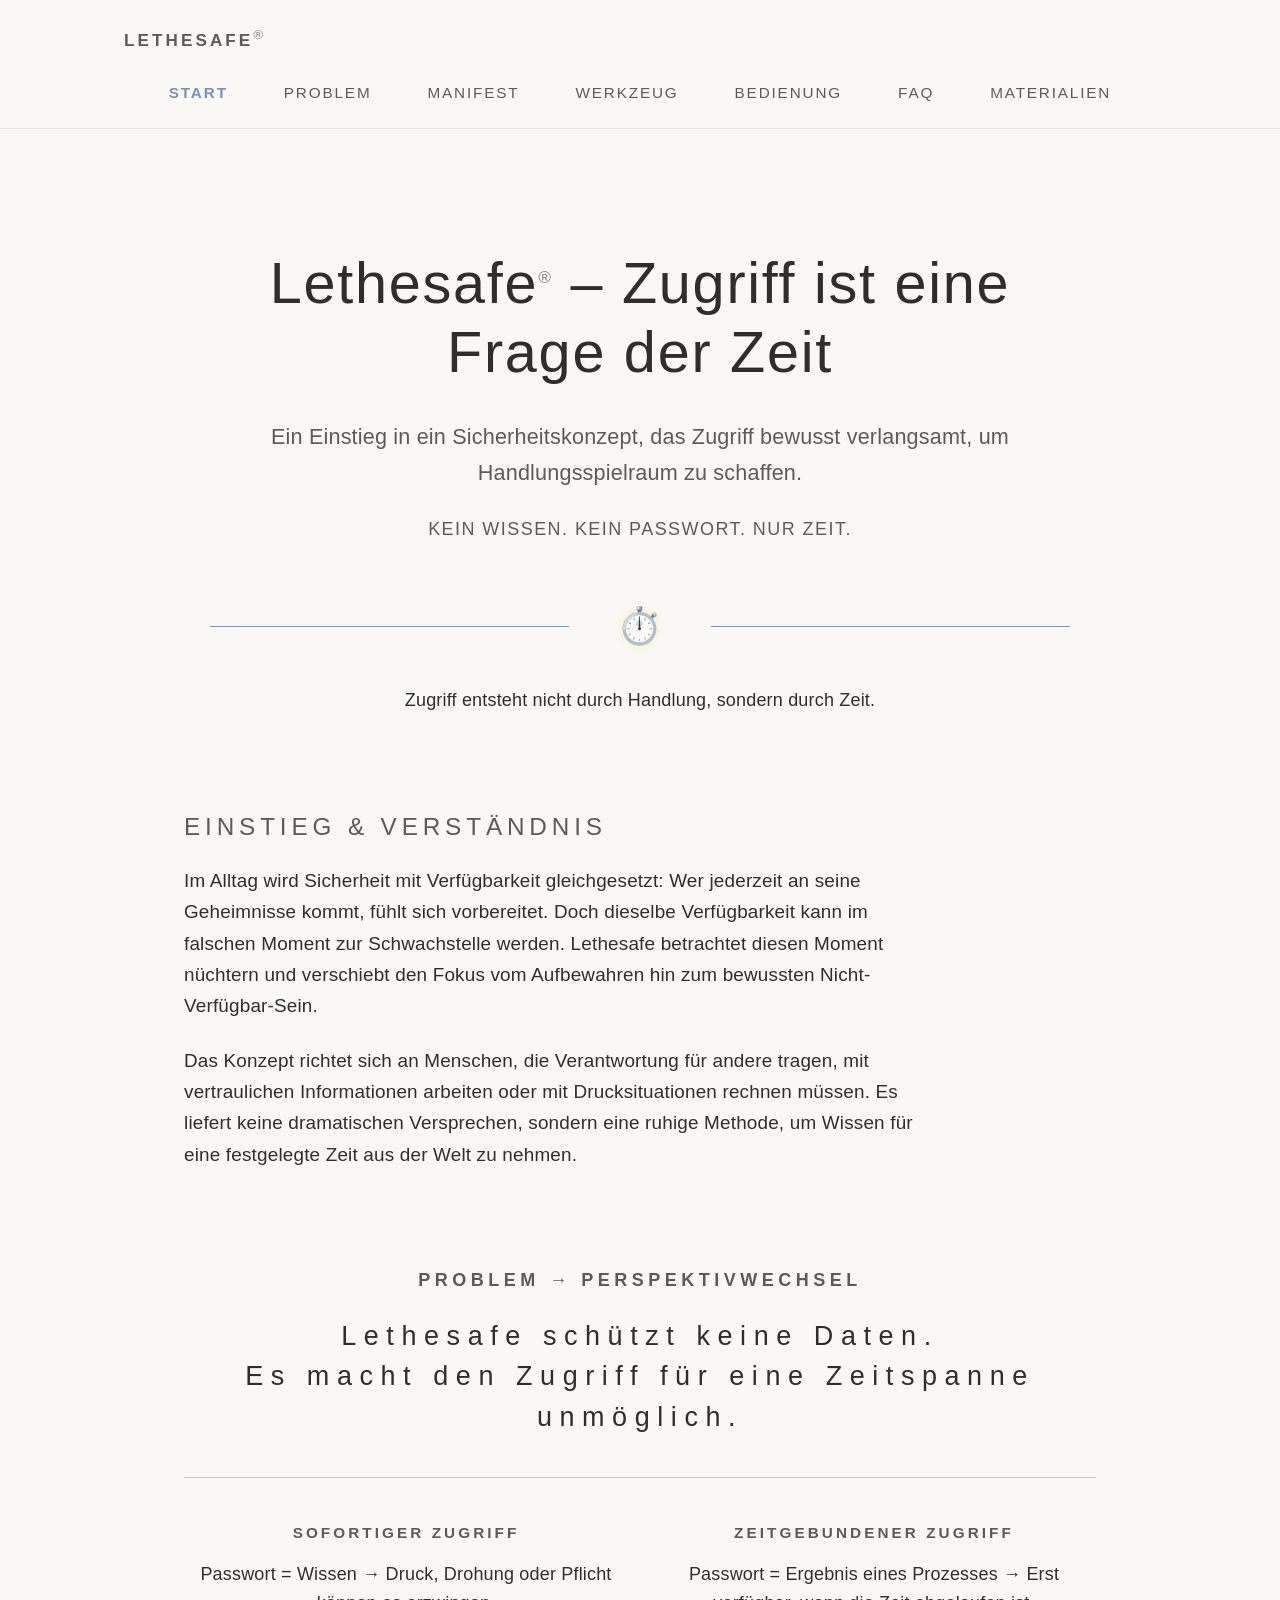
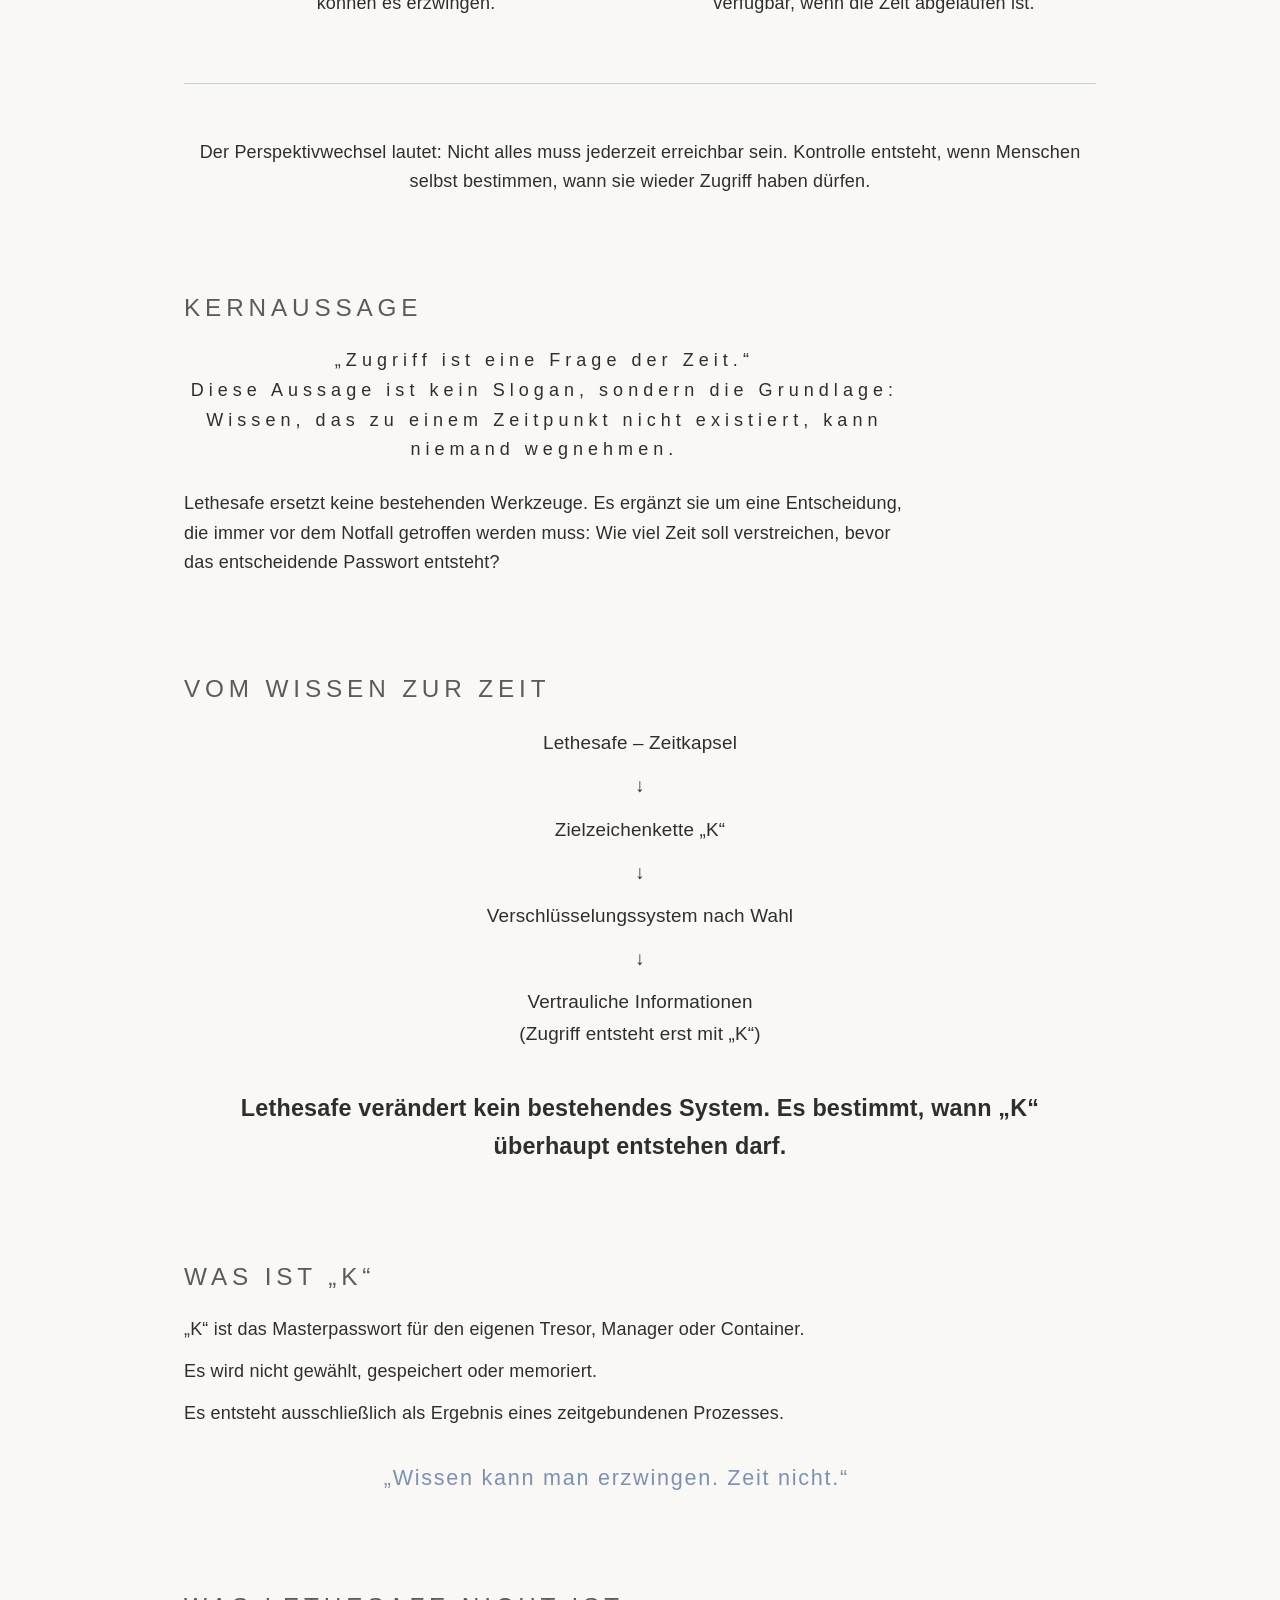
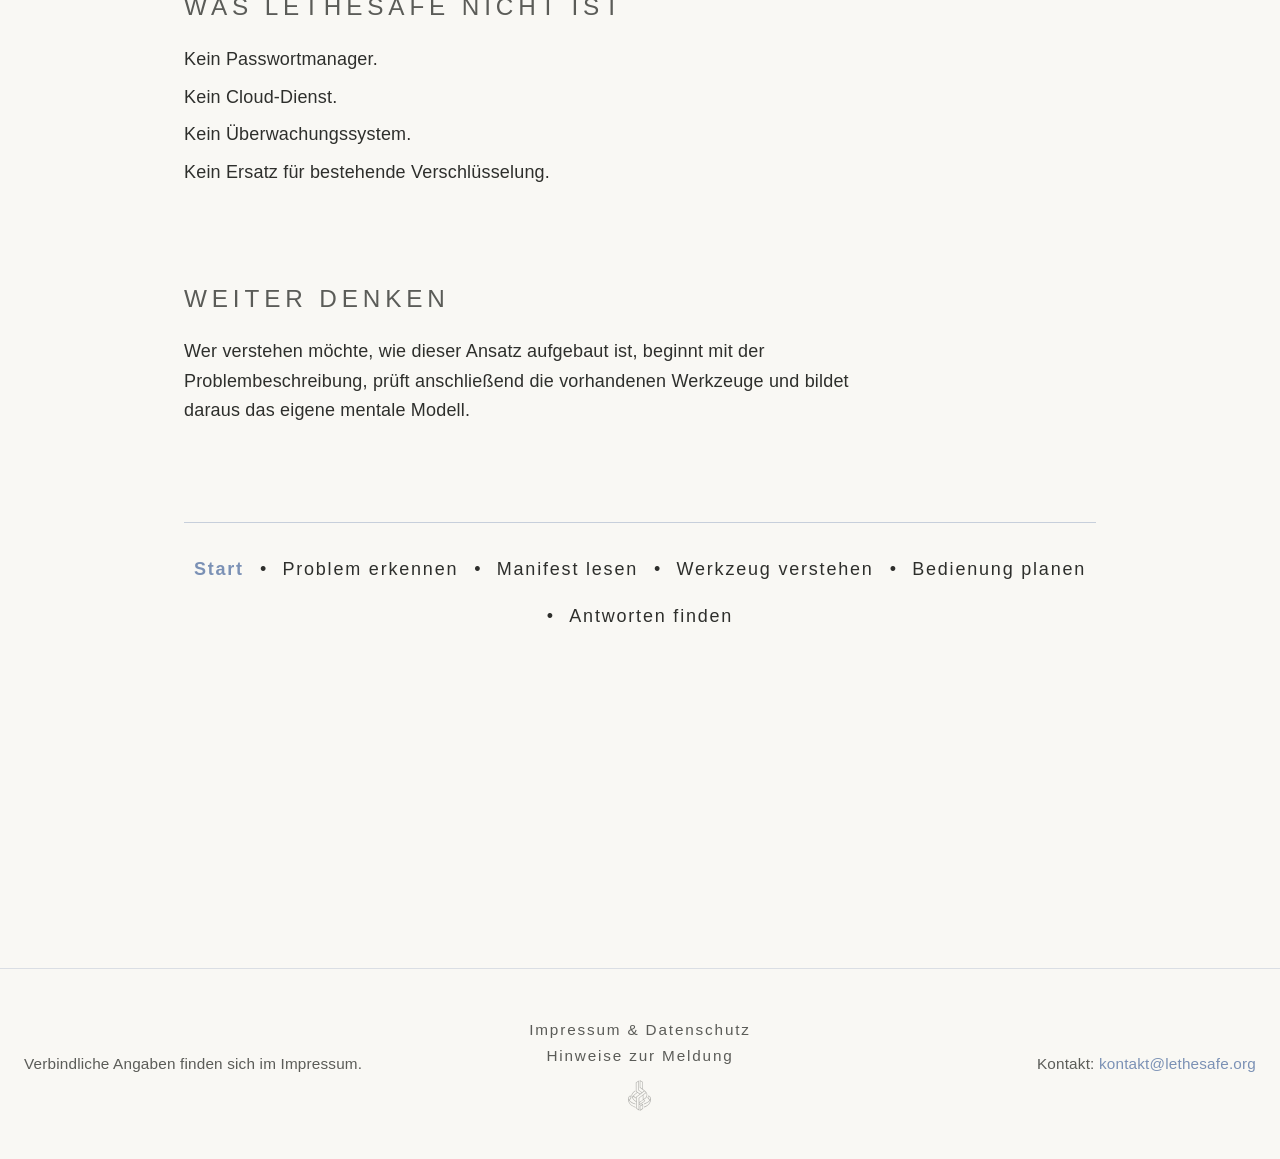
<file: index.html>
<!DOCTYPE html>
<html lang="de">

<head>
  <meta charset="UTF-8" />
  <meta name="viewport" content="width=device-width, initial-scale=1.0" />
  <meta name="robots" content="index, follow" />
  <meta name="description"
    content="Lethesafe ist ein lokales Sicherheitskonzept, das Zugriff auf vertrauliche Informationen zeitlich verzögert. Kein Cloud-Dienst, keine Konten, keine Hintertüren." />

  <meta name="msvalidate.01" content="3EAFC15B9588A1B30254AF57A0E52FDE" />
  <title>Lethesafe – Zugriff ist eine Frage der Zeit</title>
  <link rel="icon" href="assets/images/lethesafe-seal-flat.svg" type="image/svg+xml">
  <link rel="canonical" href="https://lethesafe.org/">
  <link rel="alternate" hreflang="de" href="https://lethesafe.org/">
  <link rel="stylesheet" href="style.css" />
</head>

<body>
  <header class="ls-header">
    <div class="ls-header-inner">
      <a class="ls-brand" href="index.html">Lethesafe<sup style="font-size:0.8em; opacity:0.6;">&reg;</sup></a>
      <nav class="ls-nav" aria-label="Hauptnavigation">
        <a href="index.html" aria-current="page">Start</a>
        <a href="problem.html">Problem</a>
        <a href="manifest.html">Manifest</a>
        <a href="werkzeug.html">Werkzeug</a>
        <a href="bedienung.html">Bedienung</a>
        <a href="faq.html">FAQ</a>
        <a href="materialien.html">Materialien</a>
      </nav>
    </div>
  </header>

  <main>
    <section class="hero">
      <h1>
        Lethesafe<sup style="font-size:0.3em; opacity:0.6;">&reg;</sup>
        – Zugriff ist eine Frage der Zeit
      </h1>

      <p class="subline">
        Ein Einstieg in ein Sicherheitskonzept, das Zugriff bewusst verlangsamt,
        um Handlungsspielraum zu schaffen.
      </p>

      <p class="note">Kein Wissen. Kein Passwort. Nur Zeit.</p>

      <div class="timeline" aria-hidden="true">

        <span class="line"></span>
        <span class="timeline-marker" aria-hidden="true">⏱️</span>
        <span class="line"></span>
      </div>
      <p class="timeline-explainer">
        Zugriff entsteht nicht durch Handlung, sondern durch Zeit.
      </p>
    </section>



    <section>
      <h2>Einstieg &amp; Verständnis</h2>
      <p class="problem-text">
        Im Alltag wird Sicherheit mit Verfügbarkeit gleichgesetzt: Wer jederzeit an seine Geheimnisse kommt, fühlt sich
        vorbereitet. Doch dieselbe Verfügbarkeit kann im falschen Moment zur Schwachstelle werden. Lethesafe
        betrachtet diesen Moment nüchtern und verschiebt den Fokus vom Aufbewahren hin zum bewussten
        Nicht-Verfügbar-Sein.
      </p>
      <p class="problem-text">
        Das Konzept richtet sich an Menschen, die Verantwortung für andere tragen, mit vertraulichen Informationen
        arbeiten oder mit Drucksituationen rechnen müssen. Es liefert keine dramatischen Versprechen, sondern eine
        ruhige Methode, um Wissen für eine festgelegte Zeit aus der Welt zu nehmen.
      </p>
    </section>

    <section class="perspective">
      <div class="section-title">Problem → Perspektivwechsel</div>
      <p class="core">
        Lethesafe schützt keine Daten.<br />
        Es macht den Zugriff für eine Zeitspanne unmöglich.
      </p>
      <div class="comparison">
        <div>
          <strong>Sofortiger Zugriff</strong>
          <p>Passwort = Wissen → Druck, Drohung oder Pflicht können es erzwingen.</p>
        </div>
        <div>
          <strong>Zeitgebundener Zugriff</strong>
          <p>Passwort = Ergebnis eines Prozesses → Erst verfügbar, wenn die Zeit abgelaufen ist.</p>
        </div>
      </div>
      <p>&nbsp;</p>
      Der Perspektivwechsel lautet: Nicht alles muss jederzeit erreichbar sein. Kontrolle entsteht, wenn Menschen
      selbst bestimmen, wann sie wieder Zugriff haben dürfen.
    </section>

    <section>
      <h2>Kernaussage</h2>
      <p class="core">
        „Zugriff ist eine Frage der Zeit.“<br />
        Diese Aussage ist kein Slogan, sondern die Grundlage: Wissen, das zu einem Zeitpunkt nicht existiert, kann
        niemand wegnehmen.
      </p>
      <p>
        Lethesafe ersetzt keine bestehenden Werkzeuge. Es ergänzt sie um eine Entscheidung, die immer vor dem Notfall
        getroffen werden muss: Wie viel Zeit soll verstreichen, bevor das entscheidende Passwort entsteht?
      </p>
    </section>

    <section>
      <h2>Vom Wissen zur Zeit</h2>
      <div class="flow" aria-label="Vom Geheimnis zur zeitlichen Freigabe">
        <span>Lethesafe – Zeitkapsel</span>
        <span>↓</span>
        <span>Zielzeichenkette „K“</span>
        <span>↓</span>
        <span>Verschlüsselungssystem nach Wahl</span>
        <span>↓</span>
        <span>Vertrauliche Informationen<br>(Zugriff entsteht erst mit „K“)</span>
      </div>
      <p class="highlight">
        Lethesafe verändert kein bestehendes System. Es bestimmt, wann „K“ überhaupt entstehen darf.
      </p>
    </section>

    <section class="k-info">
      <h2>Was ist „K“</h2>
      <ul>
        <li>„K“ ist das Masterpasswort für den eigenen Tresor, Manager oder Container.</li>
        <li>Es wird nicht gewählt, gespeichert oder memoriert.</li>
        <li>Es entsteht ausschließlich als Ergebnis eines zeitgebundenen Prozesses.</li>
      </ul>
      <p class="merksatz">„Wissen kann man erzwingen. Zeit nicht.“</p>
    </section>

    <section>
      <h2>Was Lethesafe nicht ist</h2>
      <ul>
        <li>Kein Passwortmanager.</li>
        <li>Kein Cloud-Dienst.</li>
        <li>Kein Überwachungssystem.</li>
        <li>Kein Ersatz für bestehende Verschlüsselung.</li>
      </ul>
    </section>

    <section>
      <h2>Weiter denken</h2>
      <p>
        Wer verstehen möchte, wie dieser Ansatz aufgebaut ist, beginnt mit der Problembeschreibung, prüft anschließend
        die vorhandenen Werkzeuge und bildet daraus das eigene mentale Modell.
      </p>
    </section>

    <section>
      <div class="cta">
        <a href="index.html" aria-current="page">Start</a> &bull;
        <a href="problem.html">Problem erkennen</a> &bull;
        <a href="manifest.html">Manifest lesen</a> &bull;
        <a href="werkzeug.html">Werkzeug verstehen</a> &bull;
        <a href="bedienung.html">Bedienung planen</a> &bull;
        <a href="faq.html">Antworten finden</a>
      </div>
    </section>

  </main>

  <footer class="ls-footer">
    <div class="ls-footer-row">
      <span class="ls-footer-note">
        Verbindliche Angaben finden sich im Impressum.
      </span>
      <div class="ls-symbol-footer-wrap">
        <nav class="ls-footer-nav">
          <a href="impressum.html">Impressum &amp; Datenschutz</a><br>
          <a href="security.html">Hinweise zur Meldung</a>
        </nav>
        <img class="ls-symbol-mark ls-symbol-footer" src="assets/images/lethesafe-symbol.svg" alt="" aria-hidden="true"
          loading="lazy" />
      </div>
      <span class="ls-footer-kontakt">
        Kontakt: <a href="mailto:kontakt@lethesafe.org">kontakt@lethesafe.org</a>
      </span>
    </div>
  </footer>

</body>

</html>
</file>
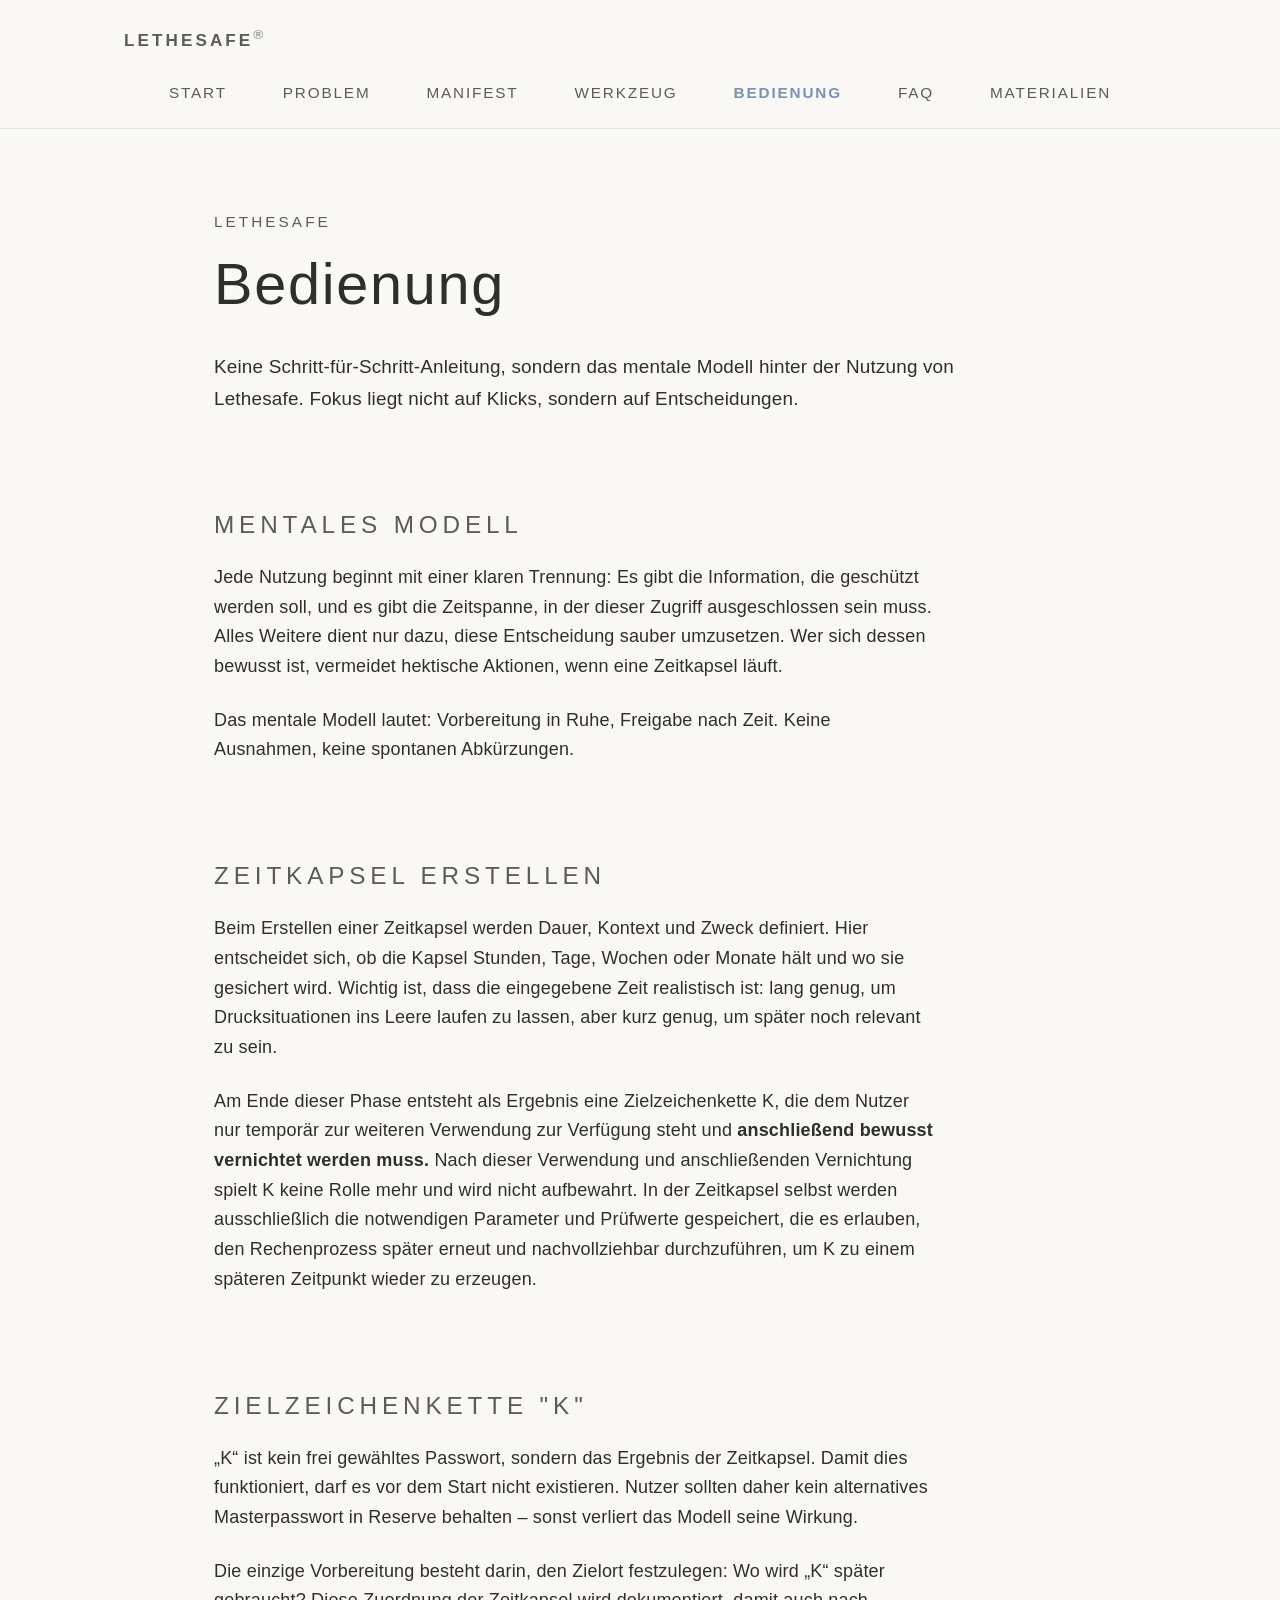
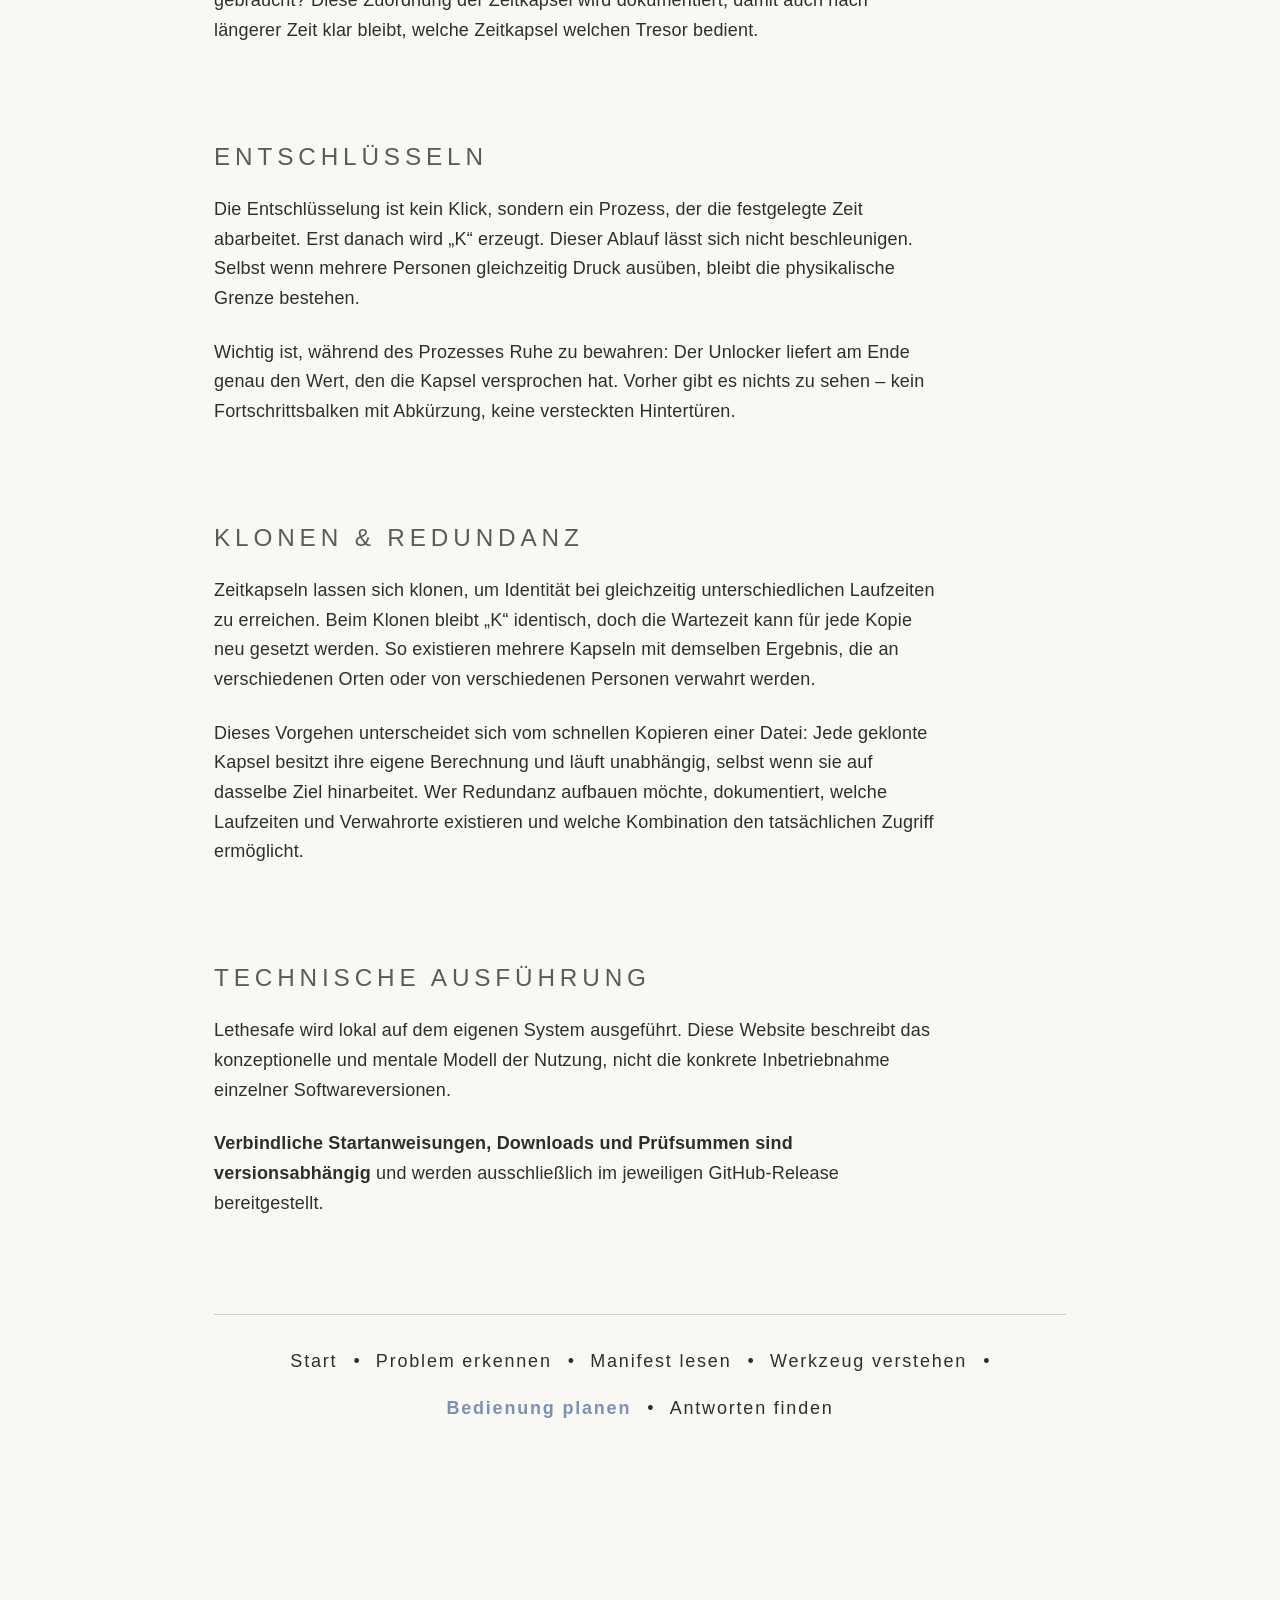
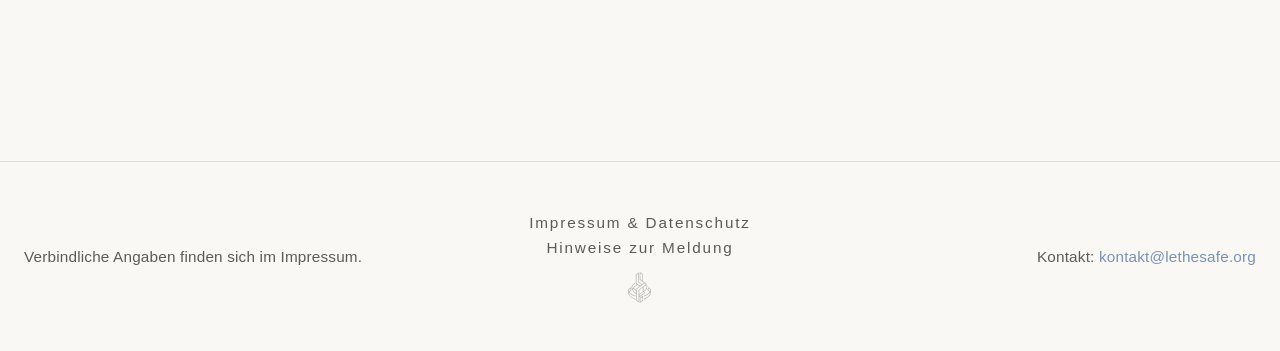
<file: bedienung.html>
<!DOCTYPE html>
<html lang="de">

<head>
  <meta charset="UTF-8" />
  <meta name="viewport" content="width=device-width, initial-scale=1.0" />
  <meta name="robots" content="index, follow" />
  <meta name="description"
    content="Diese Seite beschreibt das mentale Modell hinter der Nutzung von Lethesafe. Fokus liegt auf Entscheidungen, Zeitplanung und verantwortungsvoller Anwendung, nicht auf Klickanleitungen." />

  <title>Lethesafe – Bedienung</title>
  <link rel="icon" href="assets/images/lethesafe-seal-flat.svg" type="image/svg+xml">
  <link rel="canonical" href="https://lethesafe.org/bedienung.html">
  <link rel="alternate" hreflang="de" href="https://lethesafe.org/bedienung.html">
  <link rel="stylesheet" href="style.css" />
</head>

<body>
  <header class="ls-header">
    <div class="ls-header-inner">
      <a class="ls-brand" href="index.html">Lethesafe<sup style="font-size:0.8em; opacity:0.6;">&reg;</sup></a>
      <nav class="ls-nav" aria-label="Hauptnavigation">
        <a href="index.html">Start</a>
        <a href="problem.html">Problem</a>
        <a href="manifest.html">Manifest</a>
        <a href="werkzeug.html">Werkzeug</a>
        <a href="bedienung.html" aria-current="page">Bedienung</a>
        <a href="faq.html">FAQ</a>
        <a href="materialien.html">Materialien</a>
      </nav>
    </div>
  </header>

  <main class="ls-longform">
    <section>
      <div class="page-label">Lethesafe</div>
      <h1>Bedienung</h1>
      <p class="page-lead">
        Keine Schritt-für-Schritt-Anleitung, sondern das mentale Modell hinter der Nutzung von Lethesafe. Fokus liegt
        nicht auf Klicks, sondern auf Entscheidungen.
      </p>
    </section>

    <section>
      <h2>Mentales Modell</h2>
      <p>
        Jede Nutzung beginnt mit einer klaren Trennung: Es gibt die Information, die geschützt werden soll, und es gibt
        die Zeitspanne, in der dieser Zugriff ausgeschlossen sein muss. Alles Weitere dient nur dazu, diese Entscheidung
        sauber umzusetzen. Wer sich dessen bewusst ist, vermeidet hektische Aktionen, wenn eine Zeitkapsel läuft.
      </p>
      <p>
        Das mentale Modell lautet: Vorbereitung in Ruhe, Freigabe nach Zeit. Keine Ausnahmen, keine spontanen
        Abkürzungen.
      </p>
    </section>

    <section>
      <h2>Zeitkapsel erstellen</h2>
      <p>
        Beim Erstellen einer Zeitkapsel werden Dauer, Kontext und Zweck definiert. Hier entscheidet sich, ob die Kapsel
        Stunden, Tage, Wochen oder Monate hält und wo sie gesichert wird. Wichtig ist, dass die eingegebene Zeit
        realistisch ist:
        lang genug, um Drucksituationen ins Leere laufen zu lassen, aber kurz genug, um später noch relevant zu sein.
      </p>
      <p>
        Am Ende dieser Phase entsteht als Ergebnis eine Zielzeichenkette K, die dem Nutzer nur temporär zur weiteren
        Verwendung zur Verfügung steht und <b>anschließend bewusst vernichtet werden muss.</b>

        Nach dieser Verwendung und anschließenden Vernichtung spielt K keine Rolle mehr und wird nicht aufbewahrt. In
        der Zeitkapsel selbst werden ausschließlich die notwendigen Parameter und Prüfwerte gespeichert, die es
        erlauben, den Rechenprozess später erneut und nachvollziehbar durchzuführen, um K zu einem späteren Zeitpunkt
        wieder zu erzeugen.
      </p>
    </section>

    <section>
      <h2>Zielzeichenkette "K"</h2>
      <p>
        „K“ ist kein frei gewähltes Passwort, sondern das Ergebnis der Zeitkapsel. Damit dies funktioniert, darf es vor
        dem Start nicht existieren. Nutzer sollten daher kein alternatives Masterpasswort in Reserve
        behalten – sonst verliert das Modell seine Wirkung.
      </p>
      <p>
        Die einzige Vorbereitung besteht darin, den Zielort festzulegen: Wo wird „K“ später gebraucht? Diese Zuordnung
        der Zeitkapsel
        wird dokumentiert, damit auch nach längerer Zeit klar bleibt, welche Zeitkapsel welchen Tresor bedient.
      </p>
    </section>

    <section>
      <h2>Entschlüsseln</h2>
      <p>
        Die Entschlüsselung ist kein Klick, sondern ein Prozess, der die festgelegte Zeit abarbeitet. Erst danach wird
        „K“ erzeugt. Dieser Ablauf lässt sich nicht beschleunigen. Selbst wenn mehrere Personen gleichzeitig Druck
        ausüben, bleibt die physikalische Grenze bestehen.
      </p>
      <p>
        Wichtig ist, während des Prozesses Ruhe zu bewahren: Der Unlocker liefert am Ende genau den Wert, den die Kapsel
        versprochen hat. Vorher gibt es nichts zu sehen – kein Fortschrittsbalken mit Abkürzung, keine versteckten
        Hintertüren.
      </p>
    </section>

    <section>
      <h2>Klonen &amp; Redundanz</h2>
      <p>
        Zeitkapseln lassen sich klonen, um Identität bei gleichzeitig unterschiedlichen Laufzeiten zu erreichen. Beim
        Klonen bleibt „K“ identisch, doch die Wartezeit kann für jede Kopie neu gesetzt werden. So existieren mehrere
        Kapseln mit demselben Ergebnis, die an verschiedenen Orten oder von verschiedenen Personen verwahrt werden.
      </p>
      <p>
        Dieses Vorgehen unterscheidet sich vom schnellen Kopieren einer Datei: Jede geklonte Kapsel besitzt ihre eigene
        Berechnung und läuft unabhängig, selbst wenn sie auf dasselbe Ziel hinarbeitet. Wer Redundanz aufbauen möchte,
        dokumentiert, welche Laufzeiten und Verwahrorte existieren und welche Kombination den tatsächlichen Zugriff
        ermöglicht.
      </p>
    </section>

    <section>
      <h2>Technische Ausführung</h2>
      <p>
        Lethesafe wird lokal auf dem eigenen System ausgeführt.
        Diese Website beschreibt das konzeptionelle und mentale Modell der Nutzung,
        nicht die konkrete Inbetriebnahme einzelner Softwareversionen.
      </p>
      <p>
        <b>Verbindliche Startanweisungen, Downloads und Prüfsummen sind versionsabhängig</b>
        und werden ausschließlich im jeweiligen GitHub-Release bereitgestellt.
      </p>
    </section>

    <section>
      <div class="cta">
        <a href="index.html">Start</a> &bull;
        <a href="problem.html">Problem erkennen</a> &bull;
        <a href="manifest.html">Manifest lesen</a> &bull;
        <a href="werkzeug.html">Werkzeug verstehen</a> &bull;
        <a href="bedienung.html" aria-current="page">Bedienung planen</a> &bull;
        <a href="faq.html">Antworten finden</a>
      </div>
    </section>

  </main>

  <footer class="ls-footer">
    <div class="ls-footer-row">
      <span class="ls-footer-note">
        Verbindliche Angaben finden sich im Impressum.
      </span>
      <div class="ls-symbol-footer-wrap">
        <nav class="ls-footer-nav">
          <a href="impressum.html">Impressum &amp; Datenschutz</a><br>
          <a href="security.html">Hinweise zur Meldung</a>
        </nav>
        <img class="ls-symbol-mark ls-symbol-footer" src="assets/images/lethesafe-symbol.svg" alt="" aria-hidden="true" loading="lazy" />
      </div>
      <span class="ls-footer-kontakt">
        Kontakt: <a href="mailto:kontakt@lethesafe.org">kontakt@lethesafe.org</a>
      </span>
    </div>
  </footer>
  
</body>

</html>
</file>
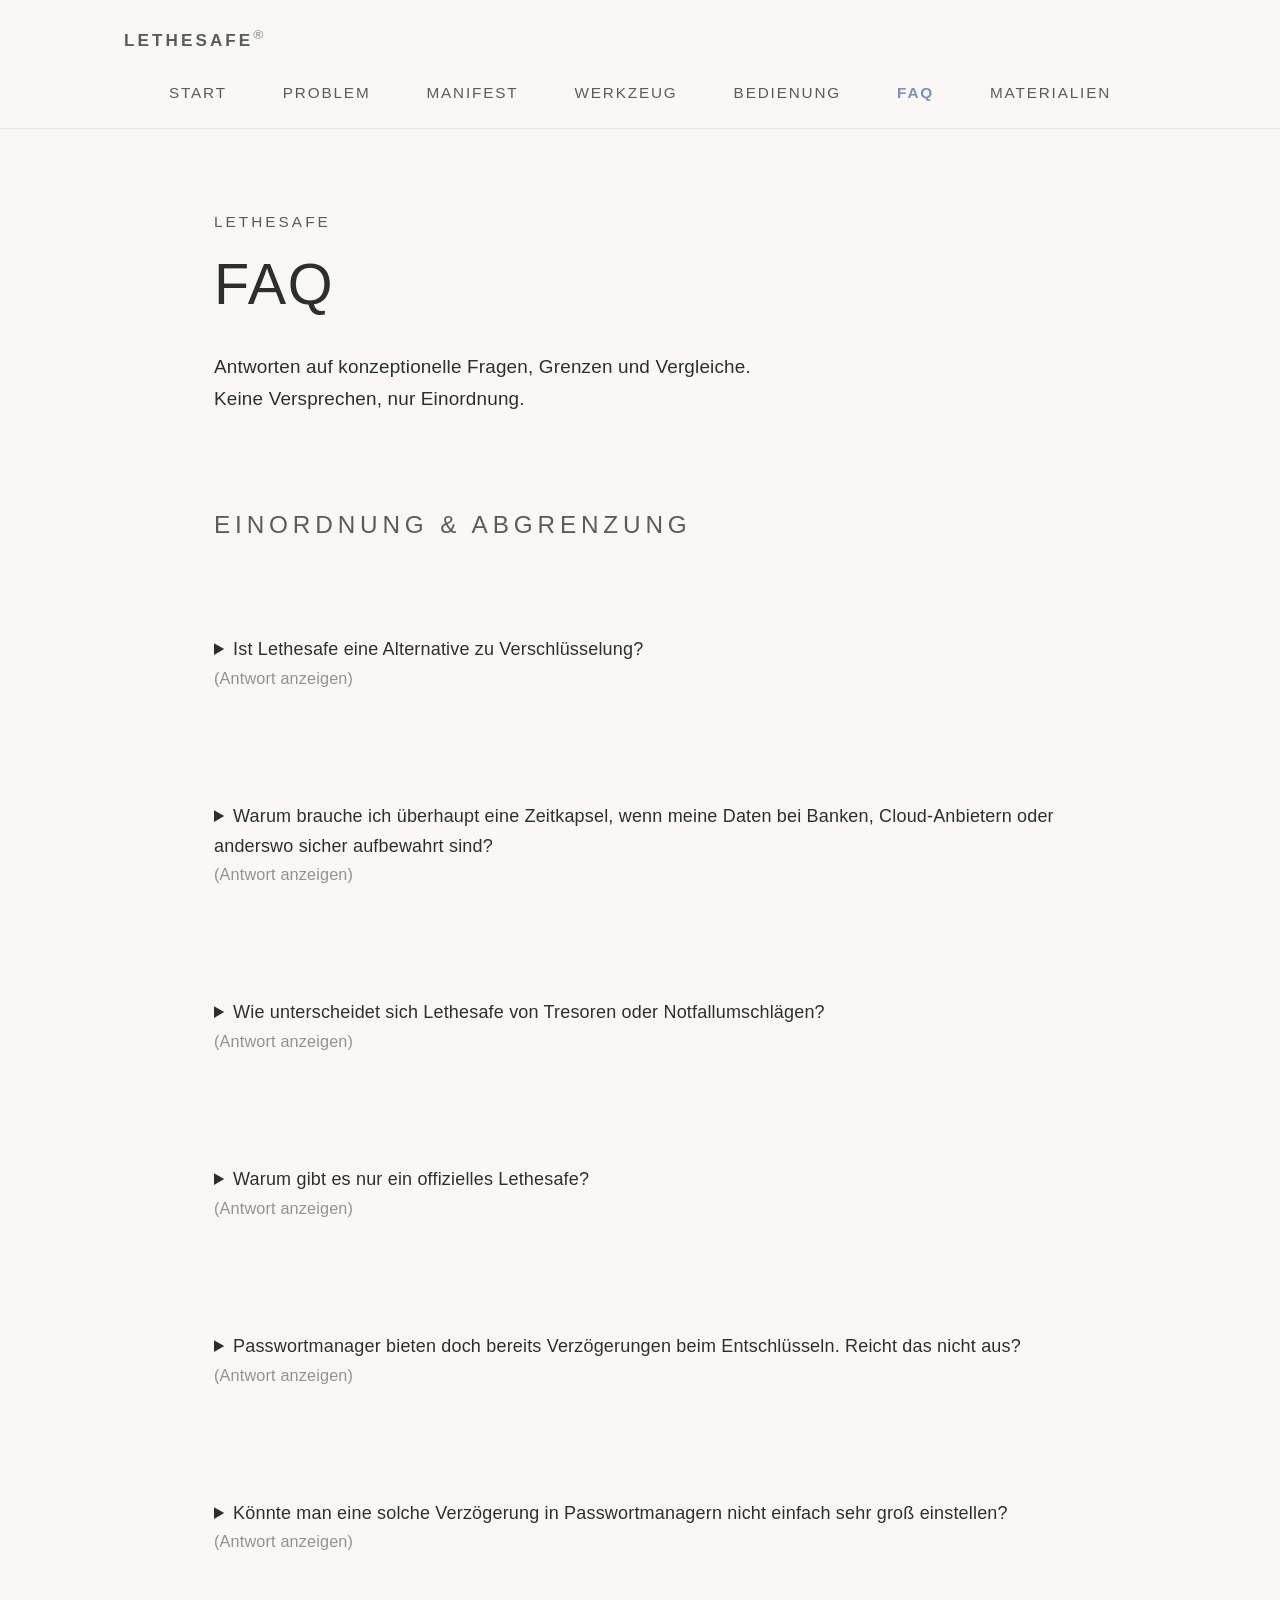
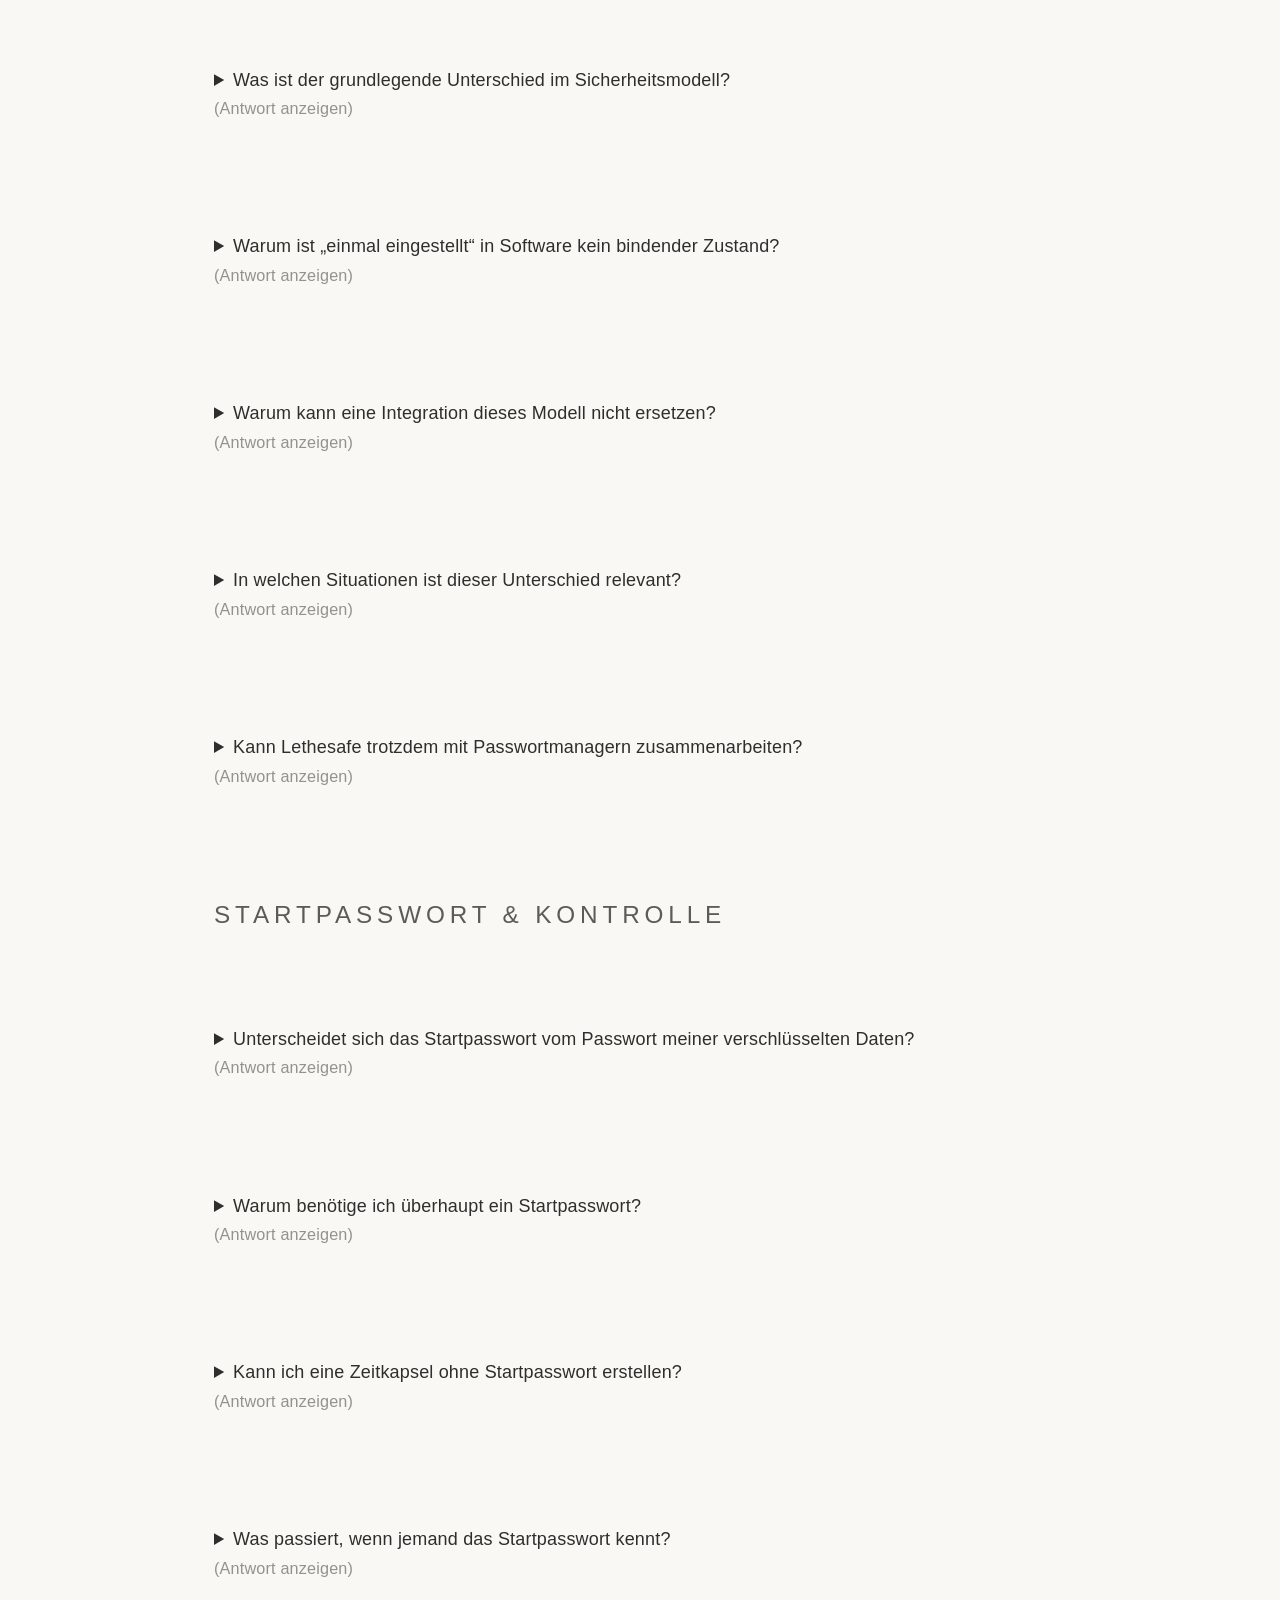
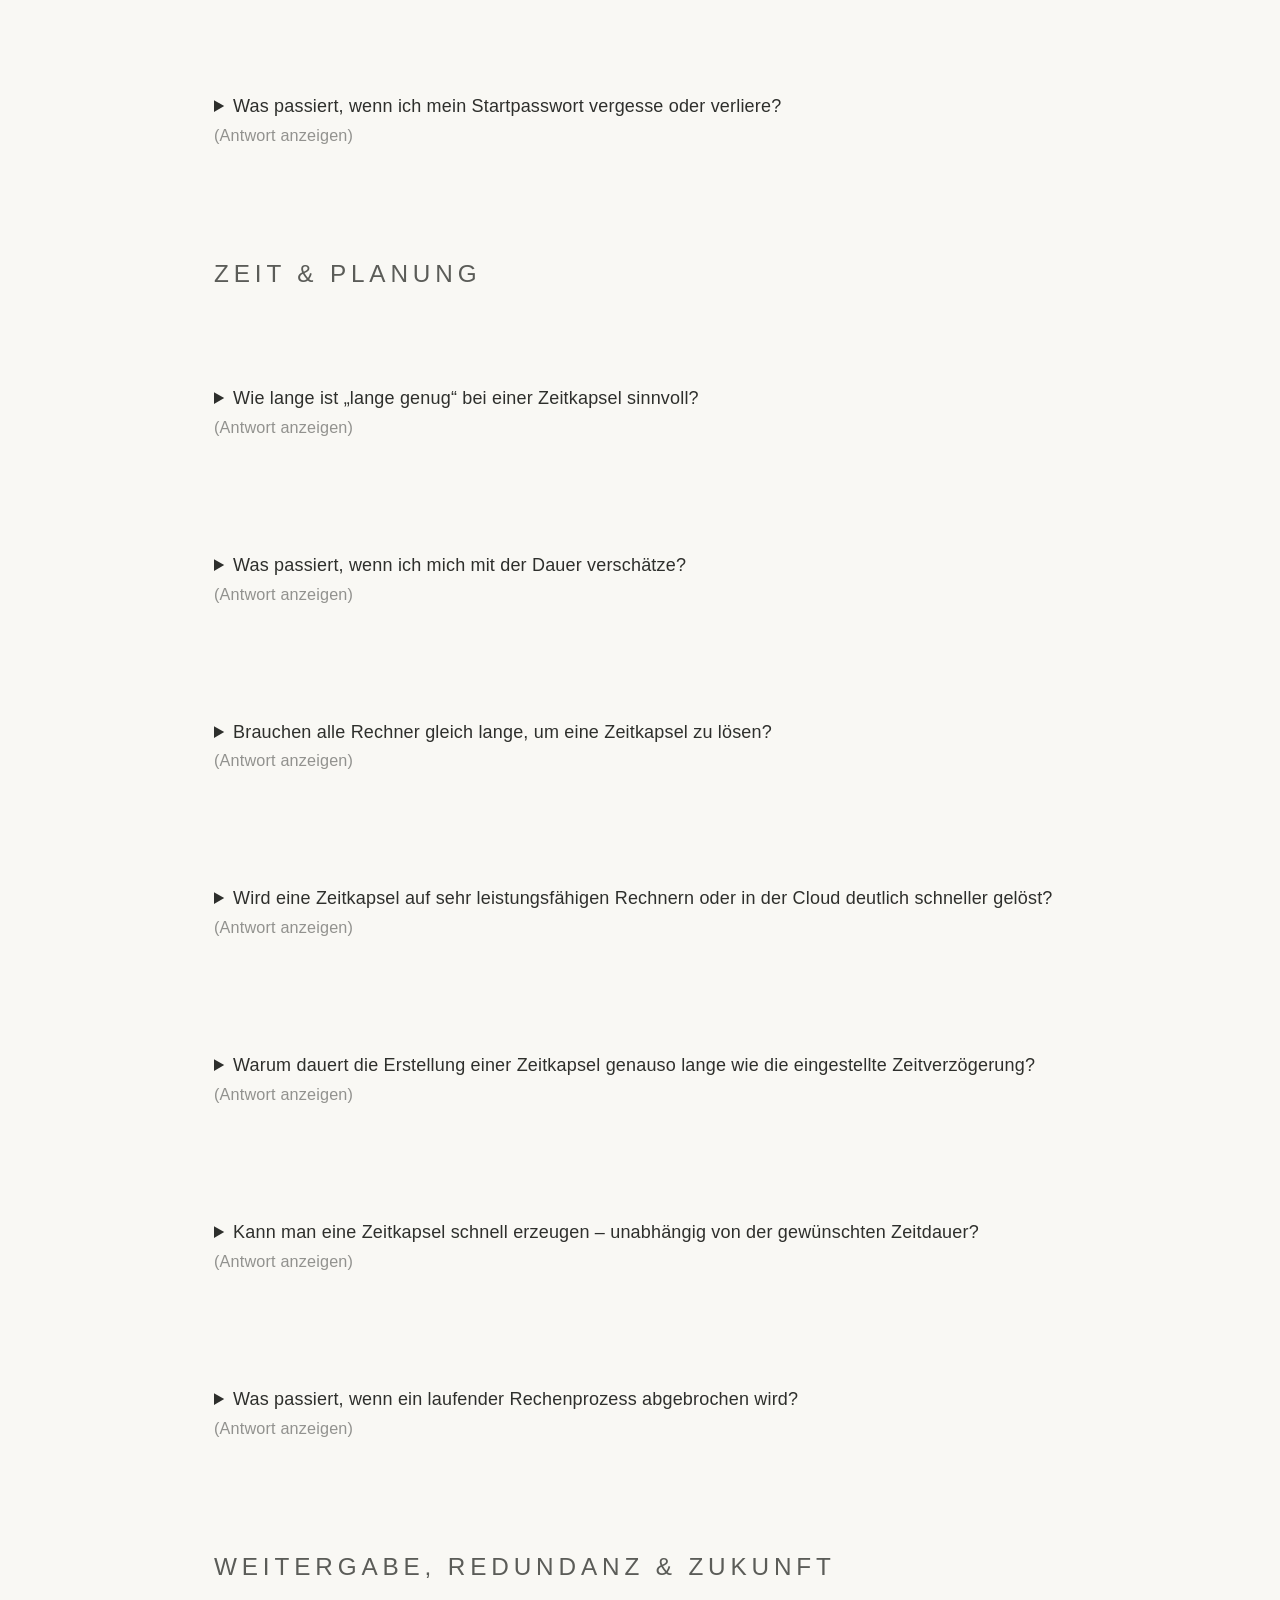
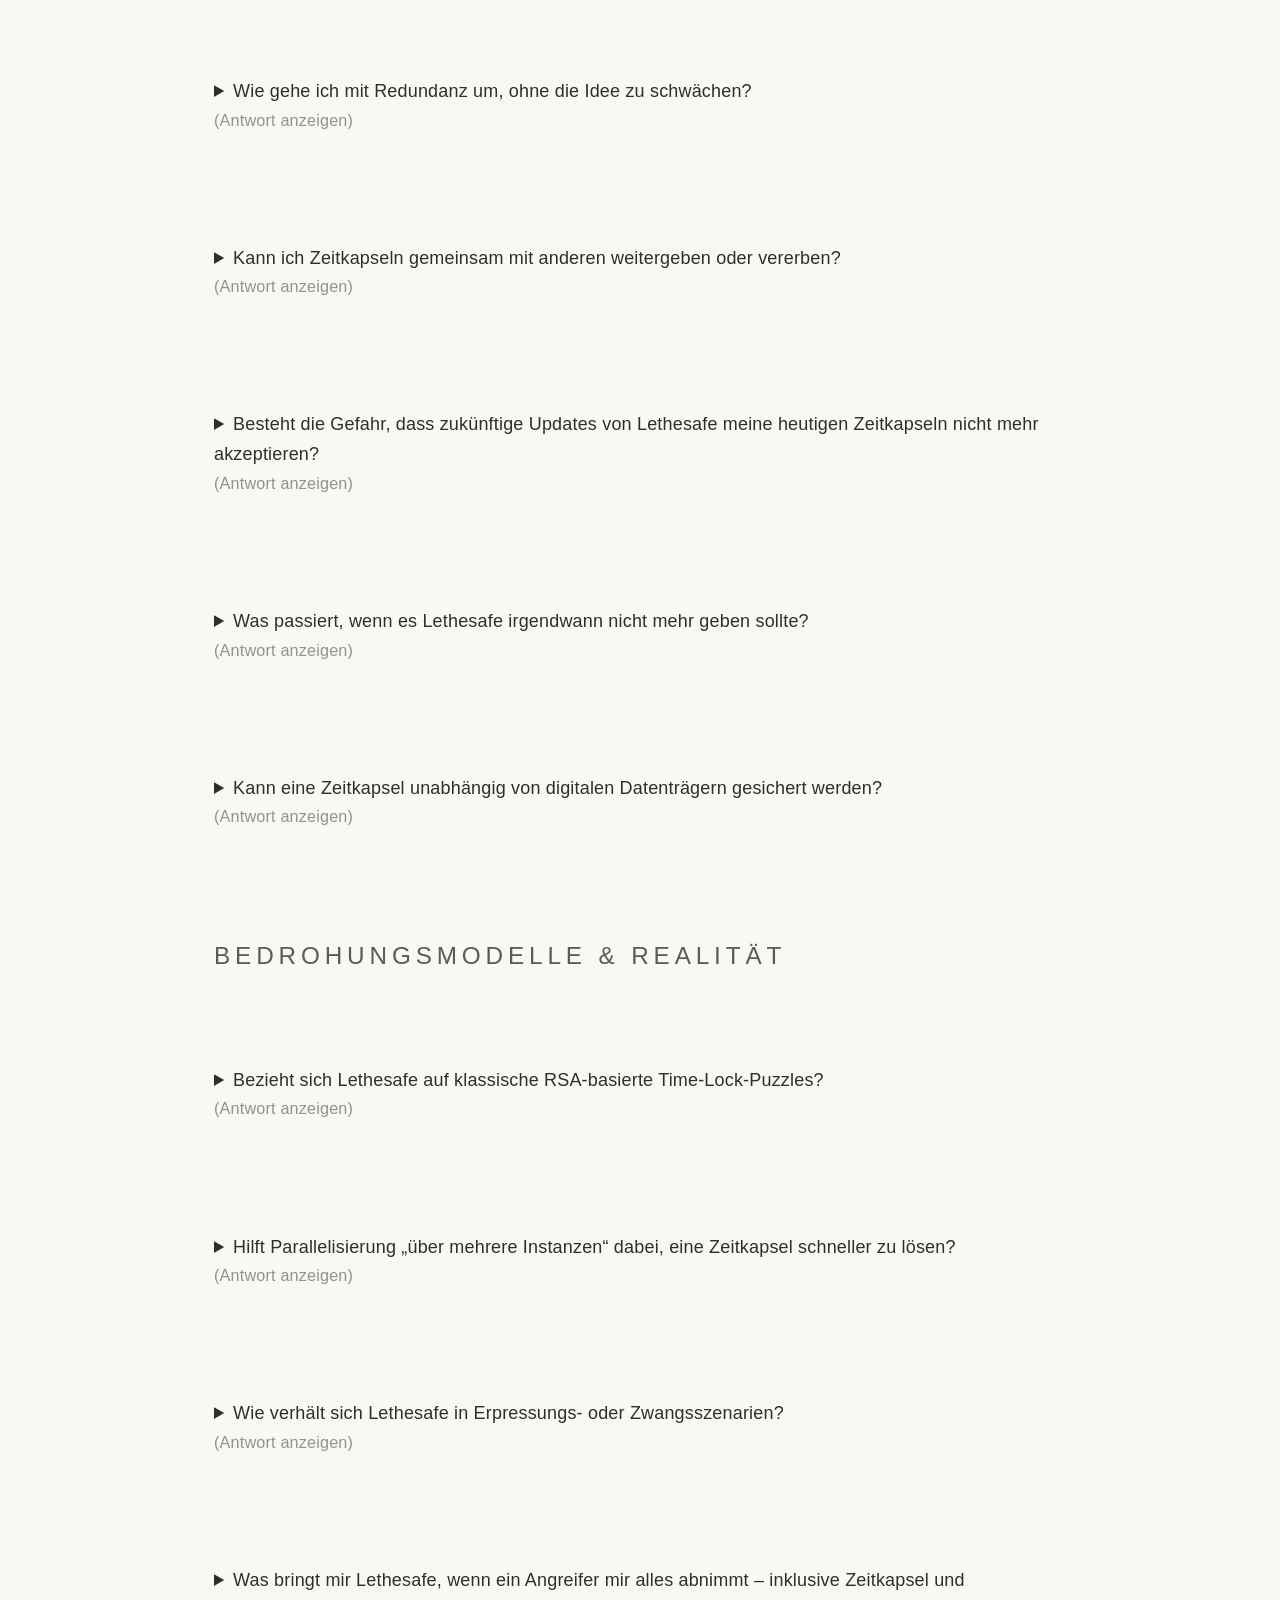
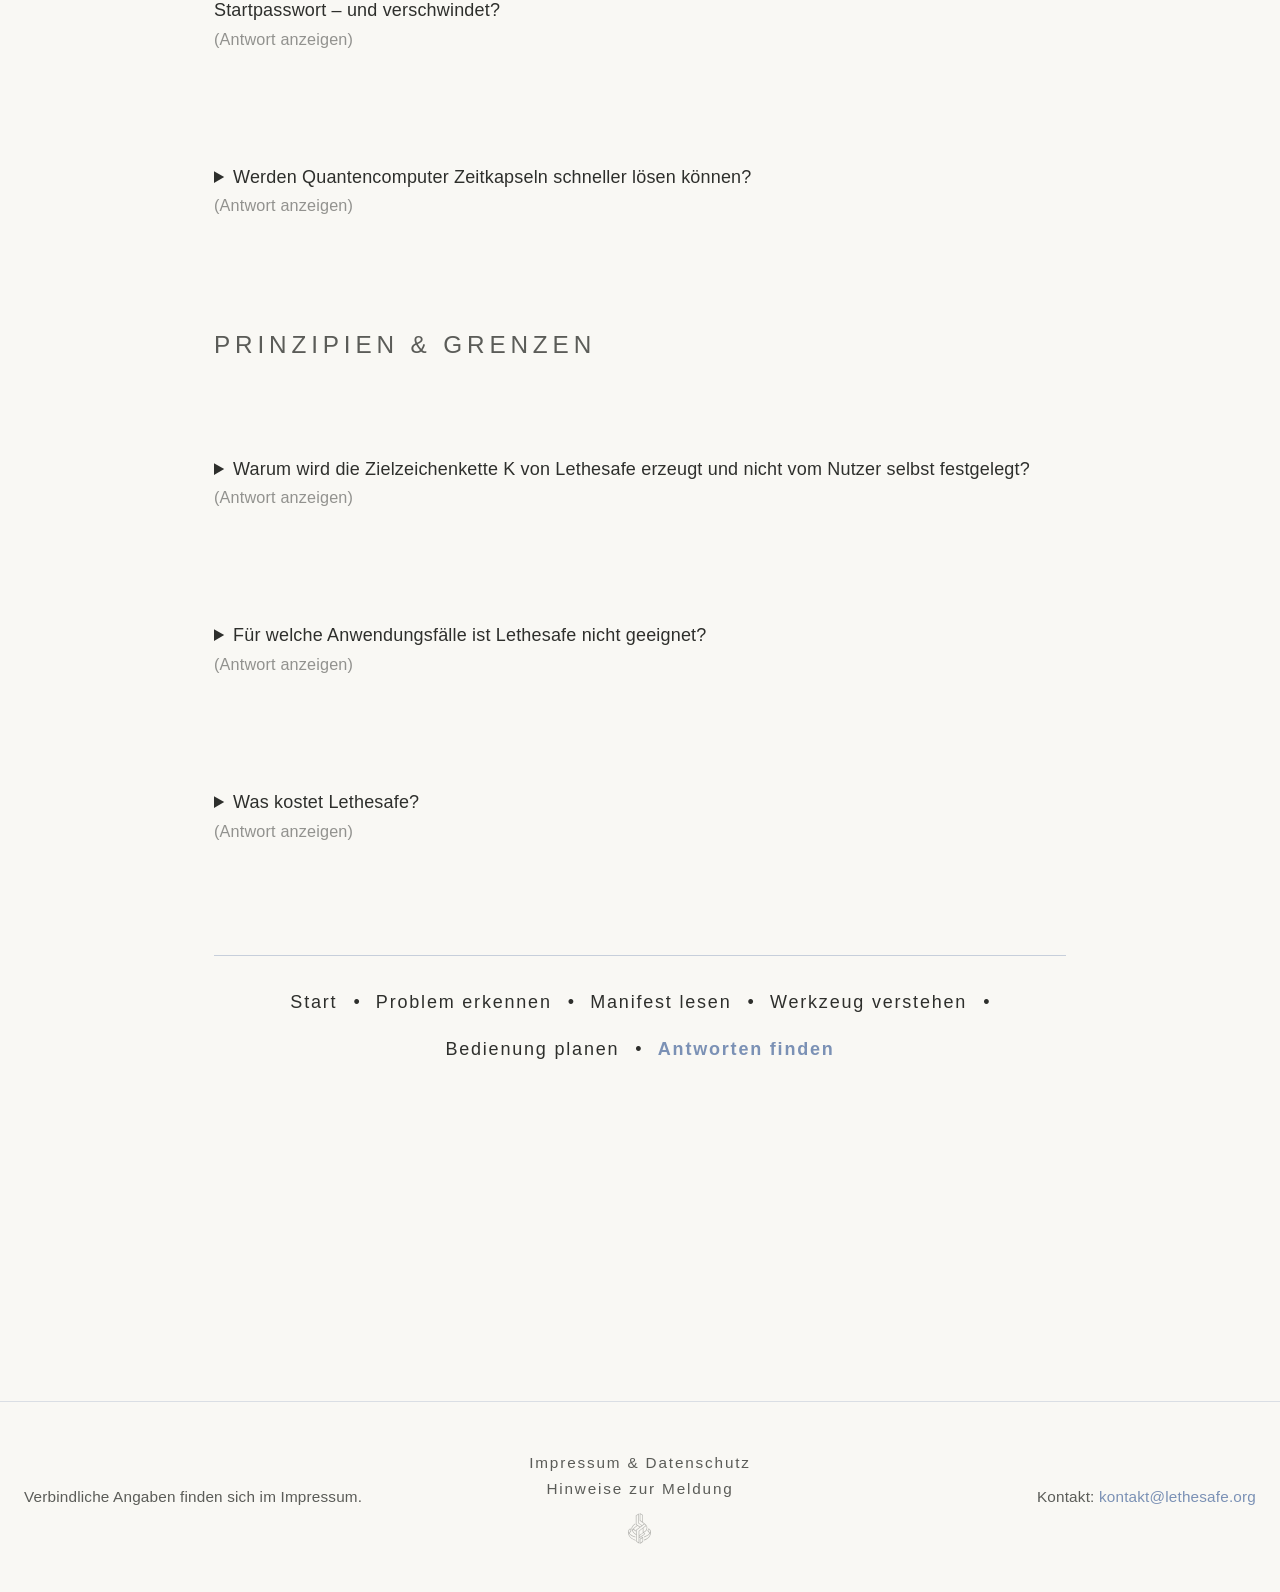
<file: faq.html>
<!DOCTYPE html>
<html lang="de">

<head>
  <meta charset="UTF-8" />
  <meta name="viewport" content="width=device-width, initial-scale=1.0" />
  <meta name="robots" content="index, follow" />
  <meta name="description"
    content="Häufige Fragen zu Lethesafe: Abgrenzung, Startpasswort, Zeitkapseln, Bedrohungsmodelle und Grenzen des Konzepts." />

  <title>Lethesafe – FAQ</title>
  <link rel="icon" href="assets/images/lethesafe-seal-flat.svg" type="image/svg+xml">
  <link rel="canonical" href="https://lethesafe.org/faq.html">
  <link rel="alternate" hreflang="de" href="https://lethesafe.org/faq.html">
  <link rel="stylesheet" href="style.css" />
</head>

<body>
  <header class="ls-header">
    <div class="ls-header-inner">
      <a class="ls-brand" href="index.html">Lethesafe<sup style="font-size:0.8em; opacity:0.6;">&reg;</sup></a>
      <nav class="ls-nav" aria-label="Hauptnavigation">
        <a href="index.html">Start</a>
        <a href="problem.html">Problem</a>
        <a href="manifest.html">Manifest</a>
        <a href="werkzeug.html">Werkzeug</a>
        <a href="bedienung.html">Bedienung</a>
        <a href="faq.html" aria-current="page">FAQ</a>
        <a href="materialien.html">Materialien</a>
      </nav>
    </div>
  </header>

  <main class="ls-longform">
    <section>
      <div class="page-label">Lethesafe</div>
      <h1>FAQ</h1>
      <p class="page-lead">
        Antworten auf konzeptionelle Fragen, Grenzen und Vergleiche.<br>
        Keine Versprechen, nur Einordnung.
      </p>
    </section>

    <section>
      <h2>Einordnung & Abgrenzung</h2>
    </section>

    <section>
      <details class="ls-faq">
        <summary>Ist Lethesafe eine Alternative zu Verschlüsselung?</summary>
        <p>
          Nein. Lethesafe setzt voraus, dass Daten weiterhin mit etablierten Werkzeugen geschützt werden. <b>Es ersetzt
            weder Verschlüsselung noch Passwortmanager.</b> Die Zeitkapsel sorgt lediglich dafür, dass die
          Zielzeichenkette
          „K“ erst nach einer festgelegten Dauer entsteht. Die Zielzeichenkette K kann als Masterpasswort oder
          Schlüsselmaterial für externe Verschlüsselungs- oder Zugriffssysteme verwendet werden.
        </p>
      </details>
    </section>

    <section>
      <details class="ls-faq">
        <summary>Warum brauche ich überhaupt eine Zeitkapsel, wenn meine Daten bei Banken, Cloud-Anbietern oder
          anderswo
          sicher aufbewahrt sind?</summary>
        <p>Banken, Cloud-Anbieter und Tresore schützen <b>Daten im Ruhezustand.</b> Lethesafe adressiert einen anderen
          Moment:
          <b>den Zeitpunkt des Zugriffs.</b>
        </p>
        <p>Viele reale Risiken entstehen nicht durch Datenverlust, sondern durch Situationen, in denen ein Zugriff
          <b>zu
            früh, unter Druck oder gegen den eigenen Willen</b> erfolgt. Lethesafe fügt eine Dimension hinzu, die
          klassische
          Sicherheitsmodelle nicht kontrollieren können: Zeit.
        </p>
        <p>Darüber hinaus ist es eine individuelle Entscheidung, ob man bei digitalen Informationen dauerhaft einen
          Teil
          der eigenen Verfügung und Kontrolle ausschließlich in die Hände Dritter legen möchte. Externe Verwahrung
          bedeutet immer
          auch,
          sich auf Regeln, Verfügbarkeit und Interessen anderer verlassen zu müssen.<br>Alternativ kann ein
          <b>zeitgeschütztes Backup im eigenen Zugriffsbereich</b> einen zusätzlichen, unabhängigen
          Sicherheitsbaustein
          darstellen.
        </p>
        <p>Eine Zeitkapsel verhindert nicht den Besitz von Informationen, sondern erzwingt eine unvermeidbare
          Verzögerung, bevor ein Zugriff überhaupt möglich ist. Sie <b>ergänzt</b> bestehende Sicherungsmaßnahmen,
          ersetzt sie
          aber nicht.</p>
      </details>
    </section>

    <section>
      <details class="ls-faq">
        <summary>Wie unterscheidet sich Lethesafe von Tresoren oder Notfallumschlägen?</summary>
        <p>
          Physische Tresore und Umschläge hängen vom Besitz oder von Vertrauen in Personen ab. Lethesafe arbeitet mit
          Zeit als unabhängiger Größe. Selbst bei beliebig vielen Kopien der Zeitkapsel entsteht das entscheidende
          Ergebnis ausschließlich durch Zeit und Rechenarbeit. Der Zugriff hängt nicht von Vertrauen, sondern von Dauer
          ab. Das reduziert den Bedarf, sich auf Menschen oder Orte zu verlassen.
        </p>
      </details>
    </section>

    <section>
      <details class="ls-faq">
        <summary>Warum gibt es nur ein offizielles Lethesafe?</summary>
        <p>
          Der Name <b>Lethesafe<sup style="font-size:0.35em; opacity:0.6;">&trade;</sup> kennzeichnet das originale
            Projekt.</b>
          Der Quellcode ist offen, doch offizielle Veröffentlichungen stammen ausschließlich von diesem Projekt. Forks
          sind erlaubt, müssen aber einen eigenen Namen verwenden. Nur so bleibt nachvollziehbar, welche Version einer
          klaren Verantwortung unterliegt.
        </p>
      </details>
    </section>

    <section>
      <details class="ls-faq">
        <summary>Passwortmanager bieten doch bereits Verzögerungen beim Entschlüsseln. Reicht das nicht aus?</summary>
        <p>
          Viele Passwortmanager nutzen <b>absichtliche Verzögerungen</b> beim Entschlüsseln, meist als Teil eines
          Schlüsselableitungs- oder Schutzmechanismus gegen Brute-Force-Angriffe.</p>

        <p>Diese Verzögerungen dienen dazu, <b>Angriffe zu verlangsamen</b> –<br>nicht dazu, den Zugriff
          <b>grundsätzlich
            unmöglich zu machen.</b>
        </p>

        <p>Lethesafe verfolgt ein anderes Ziel:<br>Es stellt sicher, dass ein benötigter Schlüssel <b>erst zu einem
            späteren Zeitpunkt überhaupt existiert.</b></p>
      </details>
    </section>

    <section>
      <details class="ls-faq">
        <summary>Könnte man eine solche Verzögerung in Passwortmanagern nicht einfach sehr groß einstellen?</summary>
        <p>Eine Verzögerung innerhalb einer Anwendung bleibt immer:</p>
        <p>
        <ul class="ls-list framed">
          <li>Teil derselben Software</li>
          <li>Teil desselben Prozesses</li>
          <li>Teil desselben Vertrauensraums</li>
        </ul>
        </p>
        <p>Solche Verzögerungen können prinzipiell:</p>
        <p>
        <ul class="ls-list framed">
          <li>umgangen</li>
          <li>verändert</li>
          <li>entfernt</li>
          <li>durch alternative Implementierungen ersetzt werden</li>
        </ul>
        </p>
        <p>Eine Anwendung kann keine unumkehrbare Regel über ihr eigenes zukünftiges Verhalten erzwingen.</p>
      </details>
    </section>

    <section>
      <details class="ls-faq">
        <summary>Was ist der grundlegende Unterschied im Sicherheitsmodell?</summary>
        <p><b>Anwendungsinterne Verzögerung:</b><br>„Der Schlüssel ist vorhanden, aber der Zugriff wird verzögert.“<br>
          Die Kenntnis des Schlüssels besteht in diesem Modell bereits und bleibt handlungsrelevant.</p>
        <p><b>Lethesafe:</b><br>„Der Schlüssel existiert noch nicht.“</p>
        <p>Das ist kein Detail der Benutzeroberfläche, sondern ein <b>grundsätzlich anderes Sicherheitsprinzip.</b></p>
      </details>
    </section>

    <section>
      <details class="ls-faq">
        <summary>Warum ist „einmal eingestellt“ in Software kein bindender Zustand?</summary>
        <p>Weil:</p>
        <p>
        <ul class="ls-list framed">
          <li>der Nutzer die Software kontrolliert</li>
          <li>der Nutzer die Daten kontrolliert</li>
          <li>der Nutzer das System kontrolliert</li>
        </ul>
        </p>
        <p>Alles, was innerhalb einer Anwendung entschieden wird, bleibt <b>verhandelbar</b> – auch für das eigene
          zukünftige Ich.</p>
        <p>Lethesafe verlagert diese Entscheidung <b>aus der Anwendung heraus</b> und bindet sie an einen
          <b>physikalisch unvermeidbaren, sequenziellen Rechenprozess.</b>
        </p>
      </details>
    </section>

    <section>
      <details class="ls-faq">
        <summary>Warum kann eine Integration dieses Modell nicht ersetzen?</summary>
        <p><b>Integrationen oder Erweiterungen:</b></p>
        <p>
        <ul class="ls-list framed">
          <li>laufen im selben Prozess wie die Anwendung</li>
          <li>teilen Speicher, Steuerlogik und Ausführungsumgebung</li>
          <li>bleiben technisch beeinflussbar</li>
        </ul>
        </p>
        <p></p>
        <p><b>Lethesafe ist:</b></p>
        <p>
        <ul class="ls-list framed">
          <li>ein eigenständiger Rechenprozess</li>
          <li>ohne verwertbare Zwischenstände oder Abkürzungen</li>
          <li>ohne alternative Ausführungslogik</li>
        </ul>
        </p>
        <p>Die zeitliche Unvermeidbarkeit entsteht <b>außerhalb</b> der Anwendung.</p>
      </details>
    </section>

    <section>
      <details class="ls-faq">
        <summary>In welchen Situationen ist dieser Unterschied relevant?</summary>
        <p>In Situationen wie:</p>
        <p>
        <ul class="ls-list framed">
          <li>Zwang oder Erpressung</li>
          <li>physischem Zugriff auf Geräte</li>
          <li>Panik oder Stress</li>
          <li>bewusster Selbstbeschränkung</li>
        </ul>
        </p>
        <p>In solchen Fällen reicht „Ich dürfte, aber sollte nicht“ nicht aus.</p>
      </details>
    </section>

    <section>
      <details class="ls-faq">
        <summary>Kann Lethesafe trotzdem mit Passwortmanagern zusammenarbeiten?</summary>
        <p>Ja unbedingt.</p>
        <p>Passwortmanager können das Ergebnis eines Lethesafe-Rechenlaufs nutzen. Die zeitliche Sicherheitsgarantie
          entsteht jedoch immer <b>außerhalb</b> dieser Systeme.</p>
      </details>
    </section>

    <section>
      <h2>Startpasswort & Kontrolle</h2>
    </section>

    <section>
      <details class="ls-faq">
        <summary>Unterscheidet sich das Startpasswort vom Passwort meiner verschlüsselten Daten?</summary>
        <p>Ja – grundsätzlich und bewusst.</p>
        <p>Das Startpasswort gehört <b>zur Zeitkapsel selbst</b> und kontrolliert nur den Beginn des
          Rechenprozesses. Passwörter
          für verschlüsselte Daten (z. B. von Passwortmanagern, Archiven oder Containern) schützen hingegen <b>den
            Inhalt.</b>
        </p>
        <p>Beide Passwörter erfüllen unterschiedliche Aufgaben und sollten nicht miteinander verwechselt werden. In
          vielen Szenarien existieren sie parallel: Lethesafe sorgt dafür, dass ein benötigtes Passwort oder
          Schlüsselmaterial erst nach einer definierten Zeit entsteht – die eigentliche Datenverschlüsselung bleibt
          davon getrennt.</p>
        <p>Zusammengefasst: <i>Das Startpasswort schützt den Start. Die Zeit schützt den Zugriff. Die Verschlüsselung
            schützt die Daten.</i></p>
      </details>
    </section>

    <section>
      <details class="ls-faq">
        <summary>Warum benötige ich überhaupt ein Startpasswort?</summary>
        <p>
          Das Startpasswort schützt <b>nicht das Ergebnis,</b> sondern den <b>Beginn des Prozesses.</b>
        </p>
        <p>
          Ohne Startpasswort könnte jede Person, die Zugriff auf eine Zeitkapsel-Datei erhält, den Rechenlauf
          jederzeit
          starten – auch gegen den Willen des Eigentümers. Das Startpasswort stellt sicher, dass <b>nur der
            berechtigte
            Nutzer</b> den zeitverzögerten Prozess auslösen kann.
        </p>
        <p>
          Wichtig ist:<br>
          Das Startpasswort <b>verkürzt die Wartezeit nicht,</b> ersetzt keine Verschlüsselung und hat keinen Einfluss
          auf die
          spätere Zielzeichenkette K. Es dient ausschließlich als Zugriffskontrolle für den Start.
        </p>
        <p>Gerade in Diebstahl-, Verlust- oder Zwangsszenarien verhindert das Startpasswort, dass eine Zeitkapsel
          unbemerkt oder vorzeitig aktiviert wird. Es schafft damit eine zusätzliche Schutzschicht, ohne das
          eigentliche
          Zeitprinzip zu schwächen.</p>
      </details>
    </section>

    <section>
      <details class="ls-faq">
        <summary>Kann ich eine Zeitkapsel ohne Startpasswort erstellen?</summary>
        <p>Ja. Eine Zeitkapsel kann <b>optional ohne Startpasswort</b> erstellt werden.</p>
        <p>In diesem Fall kann jede Person mit Zugriff auf die Zeitkapsel-Datei den Rechenprozess starten. Die
          zeitliche
          Verzögerung bleibt dabei unverändert bestehen – es gibt jedoch <b>keine Kontrolle mehr darüber, wer den
            Start
            auslöst.</b></p>
        <p>Der Verzicht auf ein Startpasswort kann sinnvoll sein, wenn eine Zeitkapsel bewusst öffentlich, gemeinsam
          oder automatisiert genutzt werden soll. In allen anderen Fällen bietet ein Startpasswort eine zusätzliche
          Schutzschicht gegen ungewolltes oder vorzeitiges Starten.</p>
      </details>
    </section>

    <section>
      <details class="ls-faq">
        <summary>Was passiert, wenn jemand das Startpasswort kennt?</summary>
        <p>Dann kann diese Person den Rechenprozess <b>starten</b> – sofern sie im Besitz der Zeitkapsel ist.</p>
        <p>Das Startpasswort ermöglicht ausschließlich den Beginn des Zeitlaufs. Das Startwort selbst liefert weder
          die
          Zielzeichenkette K, noch verkürzt es die Wartezeit oder ermöglicht einen früheren Zugriff auf das Ergebnis.
        </p>
        <p>Sobald der Prozess gestartet ist, greift ausschließlich die festgelegte Zeitverzögerung. Der Zugriff auf
          das Ergebnis existiert erst nach vollständigem Abschluss des Rechenlaufs – unabhängig davon, wer ihn gestartet
          hat.</p>
      </details>
    </section>

    <section>
      <details class="ls-faq">
        <summary>Was passiert, wenn ich mein Startpasswort vergesse oder verliere?</summary>
        <p>
          Dann kann die Zeitkapsel <b>nicht</b> gestartet werden.
        </p>
        <p>
          Das Startpasswort dient ausschließlich dazu, den Rechenprozess zu aktivieren. Ohne dieses Passwort lässt
          sich
          der Zeitlauf nicht beginnen – es existiert kein Ersatz, kein Zurücksetzen und keine Hintertür.
        </p>
        <p>
          Lethesafe speichert keine Kopien von Passwörtern und kennt sie auch nicht. Wird das Startpasswort vergessen
          oder verloren, bleibt die Zeitkapsel dauerhaft verschlossen.
        </p>
        <p>Deshalb ist es entscheidend, Startpasswörter <b>bewusst zu wählen, zu dokumentieren oder getrennt
            abzusichern</b> –
          abhängig vom jeweiligen Einsatzzweck. Lethesafe erzwingt diese Verantwortung absichtlich, weil jede
          Möglichkeit zur Wiederherstellung auch einen Angriffspfad darstellen würde.</p>
      </details>
    </section>

    <section>
      <h2>Zeit & Planung</h2>
    </section>

    <section>
      <details class="ls-faq">
        <summary>Wie lange ist „lange genug“ bei einer Zeitkapsel sinnvoll?</summary>
        <p>Das hängt vom Zweck ab – nicht von der Technik.</p>
        <p>Lethesafe erzwingt keine Mindest- oder Höchstdauer. „Lang genug“ ist genau dann erreicht, <b>wenn die
            Zeitspanne
            psychologisch und praktisch nicht überbrückbar ist.</b></p>
        <p>Typische Überlegungen sind:</p>
        <p>
        <ul class="ls-list framed">
          <li>Reicht die Dauer, um Druck-, Zwangs- oder Erpressungssituationen zu überstehen –
            und um im Fall der Herausgabe einer Zeitkapsel an einen Angreifer selbst schneller auf die eigenen
            vertraulichen Informationen zugreifen zu können, die an einem anderen Ort aufbewahrt sind, um
            gegebenenfalls
            Gegenmaßnahmen einzuleiten?</li>
          <li>Ist sie lang genug, um spontane Entscheidungen unmöglich zu machen?</li>
          <li>Ist sie kurz genug, um im gewünschten Szenario noch sinnvoll nutzbar zu sein?</li>
        </ul>
        </p>
        <p>Lethesafe gibt keine Empfehlungen vor, weil jede feste Vorgabe den eigentlichen Schutz untergraben würde:
          Die
          bewusste, irreversible Entscheidung für eine Dauer.</p>
      </details>
    </section>

    <section>
      <details class="ls-faq">
        <summary>Was passiert, wenn ich mich mit der Dauer verschätze?</summary>
        <p>
          Dann bleibt der Zugriff gesperrt, bis die Zeit abgelaufen ist. Lethesafe lässt keine nachträglichen
          Anpassungen einer erstellten Zeitkapsel zu, weil genau diese Starrheit Schutz bieten soll. Deshalb sollte
          jede
          Zeitkapsel mit Bedacht
          geplant, dokumentiert und nur für geeignete Informationen genutzt werden.
        </p>
      </details>
    </section>

    <section>
      <details class="ls-faq">
        <summary>Brauchen alle Rechner gleich lange, um eine Zeitkapsel zu lösen?</summary>
        <p>
          Nein. Die tatsächliche Rechenzeit hängt von der Leistungsfähigkeit des verwendeten
          Rechners ab. Lethesafe basiert jedoch auf einem strikt sequenziellen Rechenprozess,
          der weder parallelisiert noch übersprungen werden kann.
        </p>
        <p>
          Die Berechnung besteht aus einer festen Abfolge voneinander abhängiger Rechenschritte.
          Jeder Schritt benötigt das Ergebnis des vorherigen und kann erst danach beginnen.
          Zu keinem Zeitpunkt existieren parallele Kandidaten oder alternative Rechenpfade.
        </p>
        <p>
          Leistungsfähigere Hardware verändert daher ausschließlich, wie schnell ein einzelner
          Schritt ausgeführt wird. Die Anzahl der erforderlichen Schritte und ihre Reihenfolge
          bleiben unverändert und vollständig notwendig.
        </p>
        <p>
          Für die Planung von Zeitkapseln bedeutet das:
          Die gewünschte Verzögerung wird zunächst als Zeitdauer festgelegt
          (z. B. Tage oder Wochen).
          Diese Zeitdauer muss anschließend unter einer bewusst konservativen Annahme über
          verfügbare Rechenleistung umgesetzt werden.
        </p>
        <p>
          Welche Rechenleistung dabei zugrunde gelegt wird, kann nicht objektiv vorgegeben werden.
          Sie stellt vielmehr eine bewusste Sicherheitsannahme dar.
          Lethesafe liefert kein Maß für „ausreichende“ Hardware, sondern ein Werkzeug,
          um eine getroffene Annahme technisch konsequent durchzusetzen.
        </p>
        <p>
          Spezialisierte Hardware wie ASIC-Miner bietet dabei keinen strukturellen Vorteil,
          da Lethesafe keinen Suchraum und keine parallelen Kandidaten besitzt,
          sondern einen zustandsabhängigen Einzelpfad erzwingt.
          Die häufig aufkommende Frage nach Quantencomputern wird im Abschnitt
          ›Bedrohungsmodelle & Realität‹ eingeordnet.
        </p>
        <p>
          <b>Merksatz:</b><br>
          Zeitkapseln definieren eine gewünschte Verzögerung
          und setzen sie unter bewusst gewählten Annahmen über Rechenleistung um.
        </p>
      </details>
    </section>

    <section>
      <details class="ls-faq">
        <summary>Wird eine Zeitkapsel auf sehr leistungsfähigen Rechnern oder in der Cloud deutlich schneller gelöst?
        </summary>
        <p>
          Die tatsächliche Laufzeit einer Zeitkapsel hängt von der Leistungsfähigkeit
          der eingesetzten Hardware ab und kann zwischen verschiedenen Systemen variieren.
        </p>
        <p>
          Lethesafe ist jedoch bewusst so konzipiert, dass zusätzliche Rechenressourcen
          keinen <b>strukturellen Vorteil</b> bringen.
          Der zugrunde liegende Rechenprozess ist strikt sequentiell aufgebaut
          und erzwingt einen festen, zustandsabhängigen Rechenpfad,
          der weder parallelisiert noch übersprungen werden kann.
        </p>
        <p>
          Leistungsfähigere Hardware kann einzelne Rechenschritte schneller ausführen,
          verändert jedoch weder die Anzahl noch die Reihenfolge der erforderlichen Schritte.
          Dadurch bleibt die geplante Zeitverzögerung grundsätzlich erhalten,
          auch wenn reale Laufzeiten moderat variieren können.
        </p>
        <p>
          Diese Eigenschaft ist ein zentraler Bestandteil des Sicherheits-
          und Planungsmodells von Lethesafe.
        </p>
      </details>
    </section>


    <section>
      <details class="ls-faq">
        <summary>Warum dauert die Erstellung einer Zeitkapsel genauso lange wie die eingestellte Zeitverzögerung?
        </summary>
        <p>Weil die Zeitkapsel durch den Rechenaufwand selbst definiert wird.</p>
        <p>Lethesafe erzeugt keine Wartezeit durch Timer, Schlafzustände oder künstliche Verzögerungen. Die
          eingestellte
          Dauer entspricht exakt der Anzahl der Rechenschritte, die später erneut durchlaufen werden müssen.</p>
        <p>Dadurch entsteht eine direkte Kopplung:</p>
        <p>
        <ul class="ls-list framed">
          <li>zwischen der Erstellung,</li>
          <li>der späteren Auflösung,</li>
          <li>und dem tatsächlich notwendigen Aufwand.</li>
        </ul>
        </p>
        <p>Diese Symmetrie ist kein Nachteil, sondern der Kern des Sicherheitsmodells.</p>
      </details>
    </section>

    <section>
      <details class="ls-faq">
        <summary>Kann man eine Zeitkapsel schnell erzeugen – unabhängig von der gewünschten Zeitdauer?</summary>
        <p>Nein. Und genau das ist beabsichtigt.</p>
        <p>
          Eine Zeitkapsel lässt sich nicht „vorberechnen“, komprimieren
          oder strukturell abgekürzt erzeugen.
          Der für die gewünschte Verzögerung festgelegte Rechenaufwand
          muss vollständig durchlaufen werden –
          sowohl bei der Erstellung als auch bei der späteren Auflösung.
        </p>
        <p>
          <b>Wäre eine schnelle Erstellung möglich, ließe sich der zugrunde liegende
            Aufwand auch später umgehen.</b>
          Lethesafe verhindert das, indem es denselben
          unvermeidbaren, strikt sequenziellen Rechenpfad erzwingt.
        </p>
      </details>
    </section>

    <section>
      <details class="ls-faq">
        <summary>Was passiert, wenn ein laufender Rechenprozess abgebrochen wird?</summary>
        <p>Lethesafe speichert keine Zwischenstände laufender Rechenprozesse.</p>
        <p>Der aktuelle Berechnungszustand existiert ausschließlich im Arbeitsspeicher. Wird der Prozess beendet – durch
          Nutzerinteraktion, Programmabbruch, Stromausfall oder Systemneustart – geht der gesamte Fortschritt verloren.
        </p>
        <p>Ein abgebrochener Rechenlauf kann nicht fortgesetzt werden und muss vollständig neu gestartet werden.</p>
        <p>Dieses Verhalten ist absichtlich und Teil des Sicherheitsmodells. Jede persistente Speicherung von
          Zwischenständen würde einen zusätzlichen Angriffspfad eröffnen und das Zeitprinzip untergraben.</p>
      </details>
    </section>

    <section>
      <h2>Weitergabe, Redundanz & Zukunft</h2>
    </section>

    <section>
      <details class="ls-faq">
        <summary>Wie gehe ich mit Redundanz um, ohne die Idee zu schwächen?</summary>
        <p>
          <b>Redundanz</b> entsteht durch das Sichern und Kopieren bestehender Zeitkapsel-Dateien. Diese Form der
          Redundanz
          dient ausschließlich der Absicherung gegen Verlust oder Beschädigung einzelner Kopien und verändert weder
          die
          Zeitverzögerung noch das Verhalten der Zeitkapsel.
        </p>
        <p>Das <b>Klonen</b> einer Zeitkapsel verfolgt einen anderen Zweck:<br>
          Es ermöglicht, nachdem die Zielzeichenkette K vorliegt, weitere Zeitkapseln mit neu festgelegten
          Zeitverzögerungen zu erzeugen, die alle zur gleichen Zielzeichenkette führen.</p>
        <p>Wichtig ist eine saubere Dokumentation, damit nachvollziehbar bleibt, welche Zeitkapseln existieren, welche
          Zeitverzögerungen sie erzwingen und an welchen Orten sie verwahrt werden.</p>
      </details>
    </section>

    <section>
      <details class="ls-faq">
        <summary>Kann ich Zeitkapseln gemeinsam mit anderen weitergeben oder vererben?</summary>
        <p>Ja. Zeitkapseln sind <b>dateibasierte Objekte</b> und können beliebig kopiert, weitergegeben oder
          archiviert
          werden.
        </p>
        <p>Mehrere Personen können identische Kopien derselben Zeitkapsel besitzen, ohne dass sich deren Verhalten
          ändert. Der Zugriff auf das Ergebnis bleibt in allen Fällen an die festgelegte Zeitverzögerung gebunden.</p>
        <p>Für Übergabe- oder Erbszenarien ist entscheidend, dass klar dokumentiert ist:</p>
        <p>
        <ul class="ls-list framed">
          <li>welche Zeitkapseln existieren,</li>
          <li>welche Verzögerungen sie erzwingen,</li>
          <li>und ob ein Startpasswort gesetzt wurde.</li>
        </ul>
        </p>
        <p>Lethesafe regelt bewusst keine Besitzverhältnisse oder Zuständigkeiten. Es stellt lediglich sicher, dass
          der
          Zugriff <b>zeitlich unvermeidbar verzögert</b> erfolgt – unabhängig davon, wer die Datei besitzt.</p>
      </details>
    </section>

    <section>
      <details class="ls-faq">
        <summary>Besteht die Gefahr, dass zukünftige Updates von Lethesafe meine heutigen Zeitkapseln nicht mehr
          akzeptieren?
        </summary>
        <p>Nein. Bestehende Zeitkapseln bleiben gültig und nutzbar.</p>
        <p>Zeitkapseln folgen einem stabilen, bewusst einfachen Format, das langfristig reproduzierbar bleibt. Neue
          Versionen von Lethesafe erweitern Funktionen oder Bedienung, verändern jedoch nicht das Verhalten bereits
          erstellter Zeitkapseln.</p>
        <p>Zusätzlich kann die <b>ursprünglich verwendete Software dauerhaft auf dem eigenen Rechner aufbewahrt oder
            archiviert werden.</b> Da Lethesafe lokal ausführbar ist und keine externe Abhängigkeit besitzt, bleibt
          der
          Nutzer jederzeit in der Lage, eine Zeitkapsel mit genau der Version zu öffnen, mit der sie erstellt wurde.
        </p>
        <p>Selbst wenn sich das Projekt weiterentwickelt oder eines Tages eingestellt wird, bleibt der Rechenweg zur
          Ermittlung der Zielzeichenkette K eindeutig definiert und dokumentiert. Kompatibilität und Vorhersagbarkeit
          haben bei Lethesafe Vorrang vor kurzfristigen Änderungen.</p>
      </details>
    </section>

    <section>
      <details class="ls-faq">
        <summary>Was passiert, wenn es Lethesafe irgendwann nicht mehr geben sollte?</summary>
        <p>
          Kurz gesagt: <b>Nichts Kritisches. Die Daten bleiben zugänglich.</b>
        </p>
        <p>
          Lethesafe ist kein Dienst, keine Cloud und keine zentrale Infrastruktur. Die Software wird lokal auf dem
          eigenen Rechner ausgeführt und verbleibt vollständig im Besitz des Nutzers.
        </p>
        <p>
          Zeitkapseln sind eigenständige Dateien, die unabhängig von Lethesafe gespeichert, kopiert und archiviert
          werden können. Es existiert keine externe Abhängigkeit, die für die spätere Auflösung erforderlich wäre.
        </p>
        <p>Selbst wenn das Projekt Lethesafe eingestellt würde, bleiben bestehende Zeitkapseln funktionsfähig. Die zur
          Berechnung der Zielzeichenkette K notwendige Logik ist offen dokumentiert, deterministisch und jederzeit
          reproduzierbar – auch ohne das ursprüngliche Projekt.</p>
        <p>Lethesafe schafft damit bewusst <b>keine dauerhafte Bindung an einen Anbieter</b>. Die Kontrolle über
          Software, Dateien und Ergebnisse liegt vollständig beim Nutzer.</p>
      </details>
    </section>

    <section>
      <details class="ls-faq">
        <summary>
          Kann eine Zeitkapsel unabhängig von digitalen Datenträgern gesichert werden?
        </summary>
        <p>
          Prinzipiell ja. Eine Zeitkapsel besteht ausschließlich aus strukturiertem Text
          (JSON mit Base64- und Hex-Werten).
        </p>
        <p>
          Wird dieser Text vollständig und unverändert wieder digitalisiert,
          ist die Zeitkapsel identisch – unabhängig davon,
          auf welchem Medium sie zuvor gespeichert oder archiviert war.
        </p>
        <p>
          Das Medium ist dabei unerheblich.
          Entscheidend ist allein die exakte Zeichenfolge.
        </p>
        <p>
          Mögliche Risiken liegen nicht in der Kryptografie,
          sondern in praktischen Faktoren wie Abschreibfehlern
          oder physischem Verlust.
        </p>
      </details>
    </section>


    <section>
      <h2>Bedrohungsmodelle & Realität</h2>
    </section>

    <section>
      <details class="ls-faq">
        <summary>Bezieht sich Lethesafe auf klassische RSA-basierte Time-Lock-Puzzles?</summary>
        <p>
          Nein. Lethesafe implementiert kein RSA-basiertes Time-Lock-Puzzle
          nach Rivest–Shamir–Wagner.
          Der zugrunde liegende Rechenprozess besteht aus einem strikt
          sequenziellen, zustandsabhängigen Pfad ohne Suchraum.
        </p>
        <p>
          Aussagen zu Faktorisierung, Shor-Algorithmus oder RSA-Abkürzungen
          sind daher nicht anwendbar.
        </p>
      </details>
    </section>

    <section>
      <details class="ls-faq">
        <summary>Hilft Parallelisierung „über mehrere Instanzen“ dabei, eine Zeitkapsel schneller zu lösen?</summary>
        <p>
          Nein. Mehrere Instanzen erhöhen nur den <b>Durchsatz</b>, nicht die
          <b>Geschwindigkeit</b> einer einzelnen Zeitkapsel.
        </p>
        <p>
          Eine einzelne Zeitkapsel erzwingt einen strikt sequenziellen Rechenpfad:
          Jeder Schritt benötigt das Ergebnis des vorherigen.
          Dieser Pfad lässt sich nicht aufteilen, nicht abkürzen und nicht
          „mit mehr Kernen“ parallel schneller durchlaufen.
        </p>
        <p>
          Mehrere Kopien derselben Zeitkapsel können zwar gleichzeitig gerechnet
          werden, aber keine davon liefert das Ergebnis früher als eine einzelne
          Instanz auf vergleichbarer Hardware.
        </p>
      </details>
    </section>

    <section>
      <details class="ls-faq">
        <summary>Wie verhält sich Lethesafe in Erpressungs- oder Zwangsszenarien?</summary>
        <p>
          Eine laufende Zeitkapsel liefert kein Ergebnis, bevor die definierte
          Wartezeit endet.
          Wer unter Druck steht, kann glaubhaft darauf verweisen, dass es kein
          Passwort gibt, das herausgegeben werden könnte.
        </p>
        <p>
          Lethesafe löst solche Situationen nicht vollständig,
          schafft aber eine klare und überprüfbare zeitliche Grenze.
        </p>
      </details>
    </section>

    <section>
      <details class="ls-faq">
        <summary>
          Was bringt mir Lethesafe, wenn ein Angreifer mir alles abnimmt –
          inklusive Zeitkapsel und Startpasswort – und verschwindet?
        </summary>
        <p>
          Auch in diesem Szenario entsteht kein unmittelbarer Zugriff
          auf vertrauliche Informationen. Das entscheidende Ergebnis
          existiert erst nach Ablauf der festgelegten Zeit.
        </p>
        <p>
          Diese Zeit ist nicht verhandelbar, nicht überspringbar
          und nicht strukturell abkürzbar.
        </p>
        <p>
          Der entscheidende Wert liegt nicht darin, einen Zugriff
          für immer zu verhindern, sondern Handlungsspielraum zu gewinnen.
        </p>
      </details>
    </section>

    <section>
      <details class="ls-faq">
        <summary>Werden Quantencomputer Zeitkapseln schneller lösen können?</summary>
        <p>
          Nach heutigem Kenntnisstand gibt es keinen bekannten Ansatz,
          der es erlauben würde, eine Lethesafe-Zeitkapsel strukturell
          schneller zu durchlaufen.
        </p>
        <p>
          Lethesafe ist kein Versprechen für alle Zeiten,
          sondern ein Werkzeug auf Basis nachvollziehbarer
          heutiger Annahmen.
          Die langfristige Schwachstelle liegt nicht im
          Zeitmechanismus selbst, sondern in den Systemen,
          die die eigentlichen Informationen speichern.
        </p>
      </details>
    </section>


    <section>
      <h2>Prinzipien & Grenzen</h2>
    </section>

    <section>
      <details class="ls-faq">
        <summary>Warum wird die Zielzeichenkette K von Lethesafe erzeugt und nicht vom Nutzer selbst festgelegt?
        </summary>
        <p>Grundsätzlich gäbe es zwei Möglichkeiten:</p>
        <ul class="ls-list framed">
          <li>Der Nutzer definiert selbst eine Zielzeichenkette K, die in die Zeitkapsel eingebunden wird.</li>
          <li>Oder Lethesafe erzeugt K autonom und stellt sie dem Nutzer zur temporären Nutzung zur Verfügung.</li>
        </ul>
        <p>Lethesafe entscheidet sich bewusst für den zweiten Ansatz.</p>
        <p>Ein selbst gewähltes K birgt immer die Gefahr, dass es:</p>
        <ul class="ls-list framed">
          <li>bewusst oder unbewusst gemerkt wird,</li>
          <li>emotional oder semantisch Bedeutung erhält,</li>
          <li>erneut verwendet oder aufbewahrt wird.</li>
        </ul>
        <p>Damit würde K wieder zu einem klassischen Passwort oder Geheimnis – genau das, was Lethesafe vermeiden
          möchte.</p>
        <p>
        <p>Stattdessen erzeugt Lethesafe eine zufällige, bedeutungslose Zeichenkette, die ausschließlich als
          <b>temporäres Werkzeug dient:</b>
        </p>
        <ul class="ls-list framed">
          <li>um einmalig Daten im Verschlüsselungssystem der Wahl zu sichern,</li>
          <li>und danach bewusst <b>vergessen oder vernichtet zu werden.</b></li>
        </ul>
        </p>
        <p>Der Schutz entsteht nicht durch die Auswahl oder Erinnerung von K, sondern durch den unumkehrbaren
          Zeitaufwand, der nötig ist, um K erneut entstehen zu lassen.</p>
        <p>Gerade weil K keine erkennbare Struktur, keinen Bezug und keinen Wiedererkennungswert hat, spielt es keine
          Rolle, wie es aussieht.</p>
        <p>Lethesafe erzeugt etwas Abstraktes, inhaltlich Zweckfreies und Austauschbares. Es soll <b>egal sein, wie K
            aussieht,</b>
          weil es keine Rolle mehr spielt, sobald es verwendet wurde.</p>
        <p>Es soll nicht besessen, nicht erinnert und nicht bewertet werden.</p>
      </details>
    </section>

    <section>
      <details class="ls-faq">
        <summary>Für welche Anwendungsfälle ist Lethesafe nicht geeignet?</summary>
        <p>Lethesafe ist kein universelles Sicherheitswerkzeug und nicht für jede Situation sinnvoll.</p>
        <p>Es ist nicht geeignet für:</p>
        <ul class="ls-list framed">
          <li>den täglichen oder häufigen Zugriff auf Passwörter oder Daten,</li>
          <li>die alleinige Sicherung unverschlüsselter Informationen,</li>
          <li>Szenarien, in denen jederzeitiger oder sofortiger Zugriff erforderlich ist,</li>
          <li>den Ersatz von Backup-, Archiv- oder Wiederherstellungssystemen,</li>
          <li>oder als Schutz vor allen denkbaren Bedrohungen.</li>
        </ul>
        <p><b>Lethesafe entfaltet seinen Nutzen dort, wo Zeit bewusst als Schutzfaktor eingesetzt werden soll.</b></p>
      </details>
    </section>

    <section>
      <details class="ls-faq">
        <summary>Was kostet Lethesafe?</summary>
        <p>Lethesafe ist kein Dienst und kein Abonnement.</p>
        <p>Die Software wird lokal ausgeführt und kann unabhängig von einer zentralen Infrastruktur genutzt werden. Es
          gibt
          keine laufenden Kosten, keine Konten und keine nutzungsabhängigen Gebühren.</p>
        <p>Kosten entstehen ausschließlich durch:</p>
        <ul class="ls-list framed">
          <li>die eigene Hardware,</li>
          <li>den Stromverbrauch während des Rechenlaufs.</li>
        </ul>
        <p>Derzeit werden keine kostenpflichtigen Leistungen, Zusatzangebote oder kommerziellen Dienste angeboten.</p>
      </details>
    </section>

    <section>
      <div class="cta">
        <a href="index.html">Start</a> &bull;
        <a href="problem.html">Problem erkennen</a> &bull;
        <a href="manifest.html">Manifest lesen</a> &bull;
        <a href="werkzeug.html">Werkzeug verstehen</a> &bull;
        <a href="bedienung.html">Bedienung planen</a> &bull;
        <a href="faq.html" aria-current="page">Antworten finden</a>
      </div>
    </section>

  </main>

  <footer class="ls-footer">
    <div class="ls-footer-row">
      <span class="ls-footer-note">
        Verbindliche Angaben finden sich im Impressum.
      </span>
      <div class="ls-symbol-footer-wrap">
        <nav class="ls-footer-nav">
          <a href="impressum.html">Impressum &amp; Datenschutz</a><br>
          <a href="security.html">Hinweise zur Meldung</a>
        </nav>
        <img class="ls-symbol-mark ls-symbol-footer" src="assets/images/lethesafe-symbol.svg" alt="" aria-hidden="true"
          loading="lazy" />
      </div>
      <span class="ls-footer-kontakt">
        Kontakt: <a href="mailto:kontakt@lethesafe.org">kontakt@lethesafe.org</a>
      </span>
    </div>
  </footer>

</body>

</html>
</file>
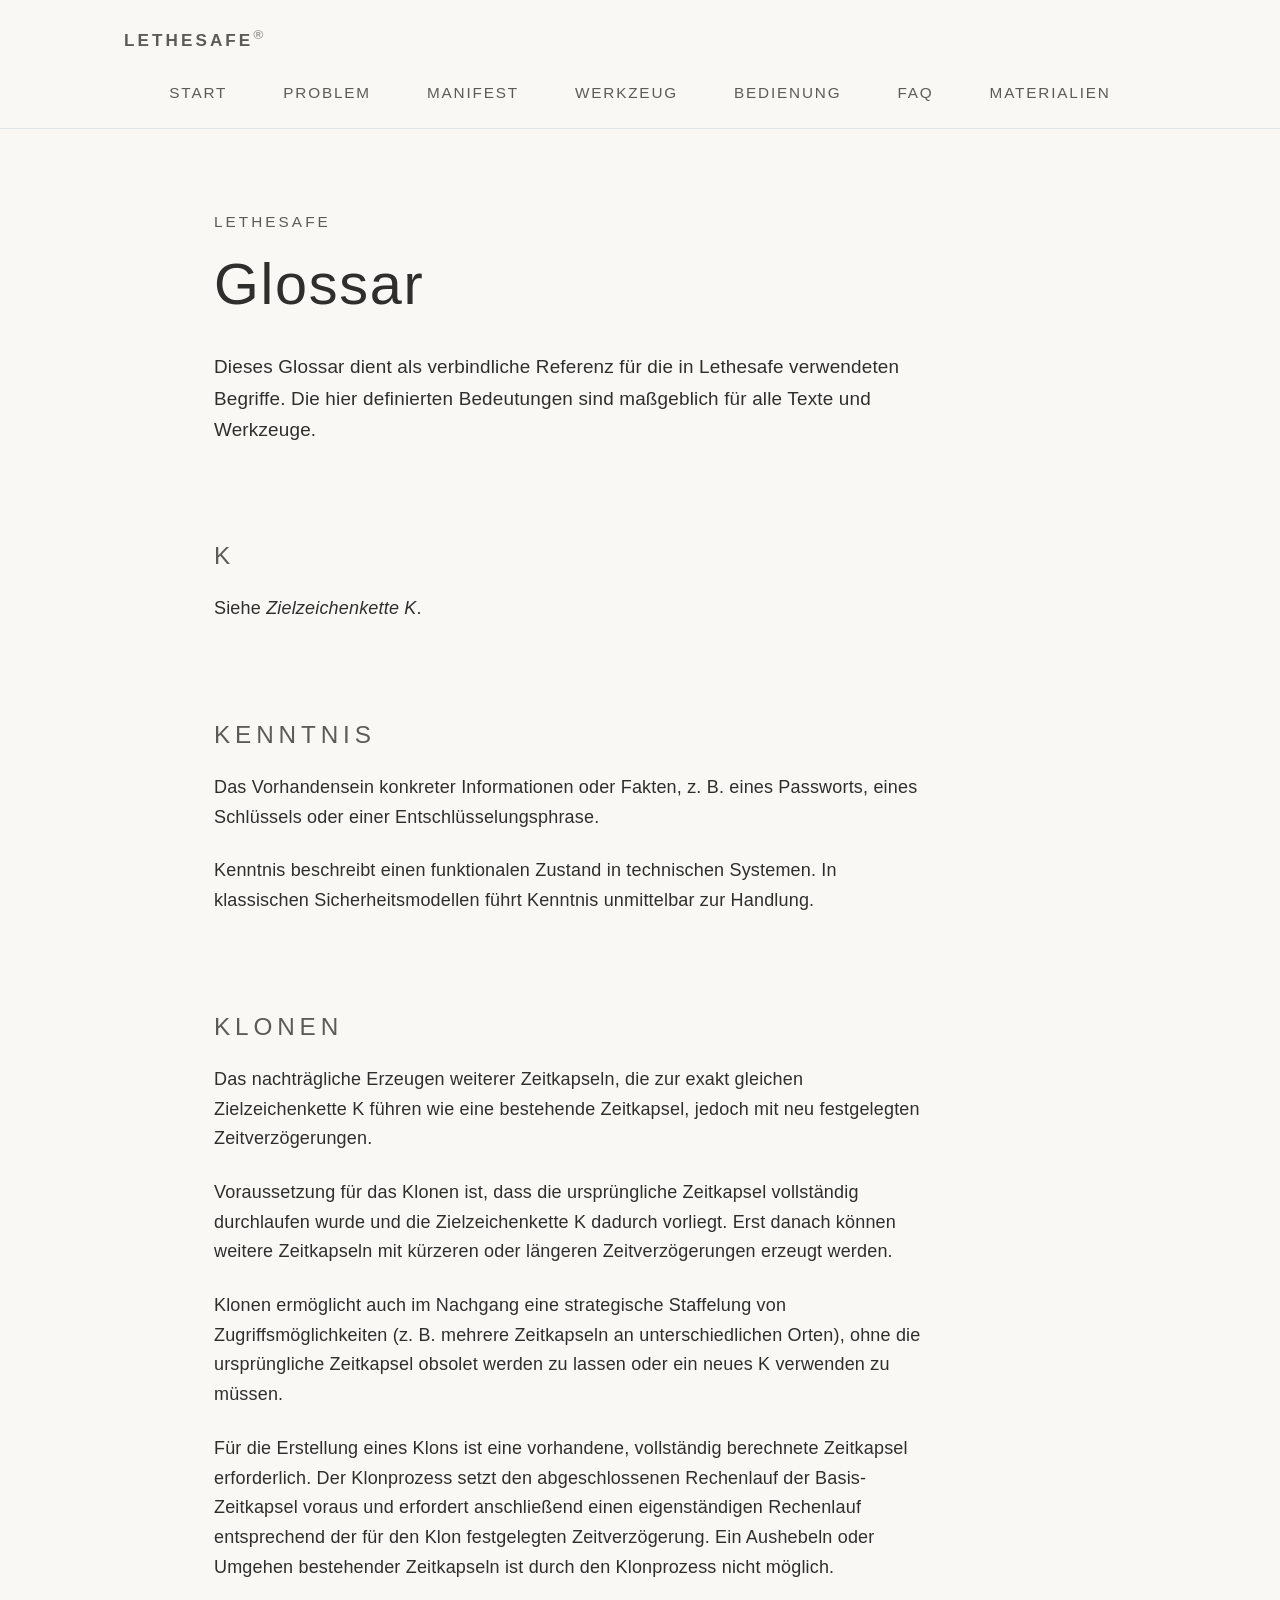
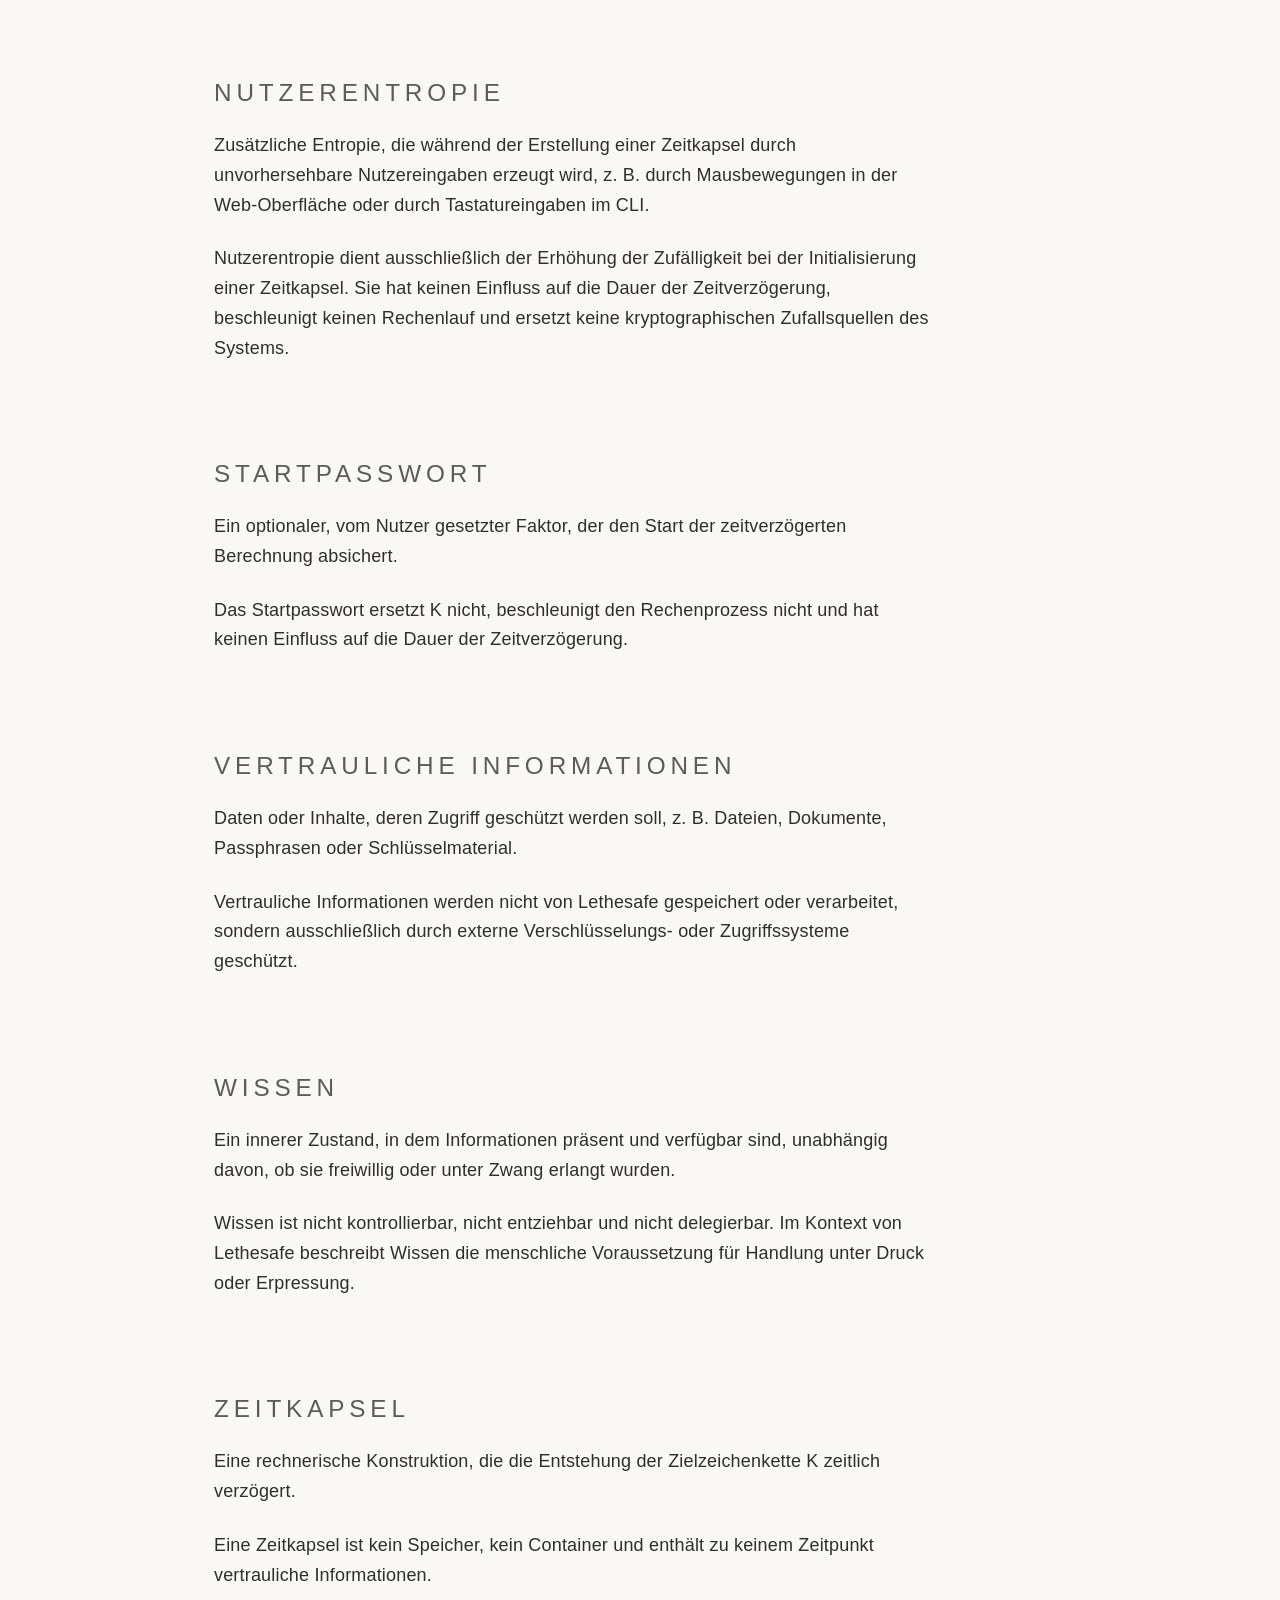
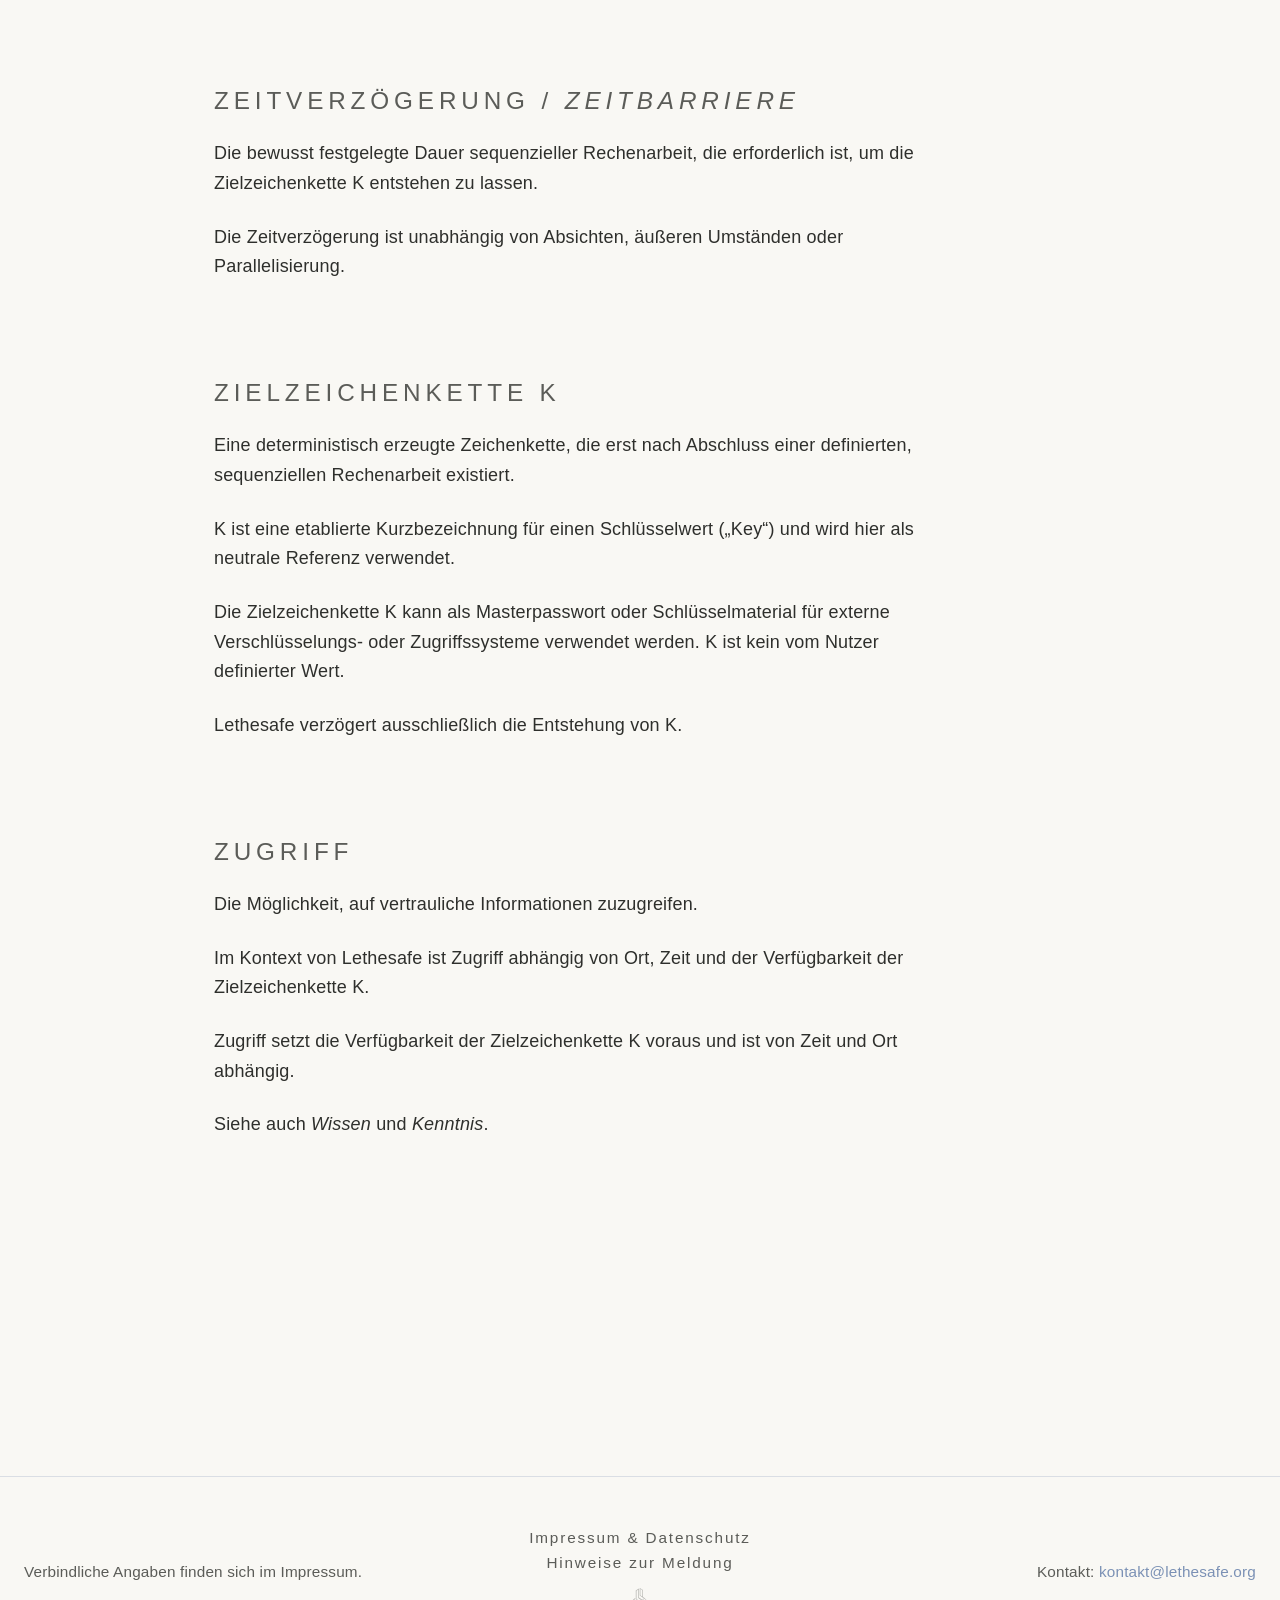
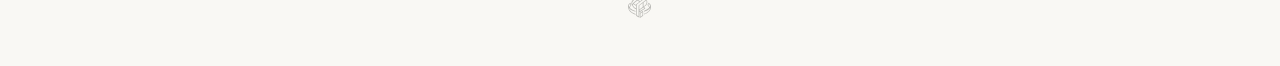
<file: glossar.html>
<!DOCTYPE html>
<html lang="de">

<head>
  <meta charset="UTF-8" />
  <meta name="viewport" content="width=device-width, initial-scale=1.0" />
  <meta name="robots" content="index, follow" />
  <meta name="description"
    content="Verbindliche Begriffsdefinitionen und Terminologie rund um Lethesafe. Das Glossar dient als Referenz für Konzepte, Rollen und technische Begriffe." />

  <title>Lethesafe – Glossar</title>
  <link rel="icon" href="assets/images/lethesafe-seal-flat.svg" type="image/svg+xml">
  <link rel="canonical" href="https://lethesafe.org/glossar.html">
  <link rel="alternate" hreflang="de" href="https://lethesafe.org/glossar.html">
  <link rel="stylesheet" href="style.css" />
</head>

<body>
  <header class="ls-header">
    <div class="ls-header-inner">
      <a class="ls-brand" href="index.html">Lethesafe<sup style="font-size:0.8em; opacity:0.6;">&reg;</sup></a>
      <nav class="ls-nav" aria-label="Hauptnavigation">
        <a href="index.html">Start</a>
        <a href="problem.html">Problem</a>
        <a href="manifest.html">Manifest</a>
        <a href="werkzeug.html">Werkzeug</a>
        <a href="bedienung.html">Bedienung</a>
        <a href="faq.html">FAQ</a>
        <a href="materialien.html">Materialien</a>
      </nav>
    </div>
  </header>

  <main class="ls-longform">
    <section>
      <div class="page-label">Lethesafe</div>
      <h1>Glossar</h1>
      <p class="page-lead">
        Dieses Glossar dient als verbindliche Referenz für die in Lethesafe verwendeten Begriffe. Die hier
        definierten Bedeutungen sind maßgeblich für alle Texte und Werkzeuge.
      </p>
    </section>

    <section>
      <article>
        <h2>K</h2>
        <p>Siehe <em>Zielzeichenkette&nbsp;K</em>.</p>
      </article>
    </section>

    <section>
      <article>
        <h2>Kenntnis</h2>
        <p>
          Das Vorhandensein konkreter Informationen oder Fakten, z. B. eines Passworts,
          eines Schlüssels oder einer Entschlüsselungsphrase.
        </p>
        <p>
          Kenntnis beschreibt einen funktionalen Zustand in technischen Systemen.
          In klassischen Sicherheitsmodellen führt Kenntnis unmittelbar zur Handlung.
        </p>
      </article>
    </section>

    <section>
      <article>
        <h2>Klonen</h2>
        <p>
          Das nachträgliche Erzeugen weiterer Zeitkapseln, die zur exakt gleichen Zielzeichenkette K führen wie eine
          bestehende
          Zeitkapsel, jedoch mit neu festgelegten Zeitverzögerungen.
        </p>
        <p>
          Voraussetzung für das Klonen ist, dass die ursprüngliche Zeitkapsel vollständig durchlaufen wurde und die
          Zielzeichenkette K dadurch vorliegt. Erst danach können weitere Zeitkapseln mit kürzeren oder längeren
          Zeitverzögerungen erzeugt werden.
        </p>
        <p>
          Klonen ermöglicht auch im Nachgang eine strategische Staffelung von Zugriffsmöglichkeiten (z.&nbsp;B. mehrere
          Zeitkapseln an unterschiedlichen Orten), ohne die ursprüngliche Zeitkapsel obsolet werden zu lassen oder ein
          neues K
          verwenden zu müssen.
        </p>
        <p>
          Für die Erstellung eines Klons ist eine vorhandene, vollständig berechnete Zeitkapsel erforderlich.
          Der Klonprozess setzt den abgeschlossenen Rechenlauf der Basis-Zeitkapsel voraus und erfordert anschließend
          einen
          eigenständigen Rechenlauf entsprechend der für den Klon festgelegten Zeitverzögerung.
          Ein Aushebeln oder Umgehen bestehender Zeitkapseln ist durch den Klonprozess nicht möglich.
        </p>
      </article>
    </section>

    <section>
      <article>
        <h2>Nutzerentropie</h2>
        <p>Zusätzliche Entropie, die während der Erstellung einer Zeitkapsel durch unvorhersehbare Nutzereingaben
          erzeugt wird, z. B. durch Mausbewegungen in der Web-Oberfläche oder durch Tastatureingaben im CLI.</p>
        <p>Nutzerentropie dient ausschließlich der Erhöhung der Zufälligkeit bei der Initialisierung einer Zeitkapsel.
          Sie hat keinen Einfluss auf die Dauer der Zeitverzögerung, beschleunigt keinen Rechenlauf und ersetzt keine
          kryptographischen Zufallsquellen des Systems.</p>
      </article>
    </section>

    <section>
      <article>
        <h2>Startpasswort</h2>
        <p>Ein optionaler, vom Nutzer gesetzter Faktor, der den Start der zeitverzögerten Berechnung absichert.</p>
        <p>Das Startpasswort ersetzt K nicht, beschleunigt den Rechenprozess nicht und hat keinen Einfluss auf die Dauer
          der Zeitverzögerung.</p>
      </article>
    </section>

    <section>
      <article>
        <h2>Vertrauliche Informationen</h2>
        <p>Daten oder Inhalte, deren Zugriff geschützt werden soll, z. B. Dateien, Dokumente, Passphrasen oder
          Schlüsselmaterial.</p>
        <p>Vertrauliche Informationen werden nicht von Lethesafe gespeichert oder verarbeitet, sondern ausschließlich
          durch externe Verschlüsselungs- oder Zugriffssysteme geschützt.</p>
      </article>
    </section>

    <section>
      <article>
        <h2>Wissen</h2>
        <p>
          Ein innerer Zustand, in dem Informationen präsent und verfügbar sind,
          unabhängig davon, ob sie freiwillig oder unter Zwang erlangt wurden.
        </p>
        <p>
          Wissen ist nicht kontrollierbar, nicht entziehbar und nicht delegierbar.
          Im Kontext von Lethesafe beschreibt Wissen die menschliche Voraussetzung
          für Handlung unter Druck oder Erpressung.
        </p>
      </article>
    </section>

    <section>
      <article>
        <h2>Zeitkapsel</h2>
        <p>Eine rechnerische Konstruktion, die die Entstehung der Zielzeichenkette K zeitlich verzögert.</p>
        <p>Eine Zeitkapsel ist kein Speicher, kein Container und enthält zu keinem Zeitpunkt vertrauliche Informationen.
        </p>
      </article>
    </section>

    <section>
      <article>
        <h2>Zeitverzögerung / <i>Zeitbarriere</i></h2>
        <p>Die bewusst festgelegte Dauer sequenzieller Rechenarbeit, die erforderlich ist, um die Zielzeichenkette K
          entstehen zu lassen.</p>
        <p>Die Zeitverzögerung ist unabhängig von Absichten, äußeren Umständen oder Parallelisierung.</p>
      </article>
    </section>

    <section>
      <article>
        <h2>Zielzeichenkette K</h2>
        <p>Eine deterministisch erzeugte Zeichenkette, die erst nach Abschluss einer definierten, sequenziellen
          Rechenarbeit existiert.</p>
        <p>K ist eine etablierte Kurzbezeichnung für einen Schlüsselwert („Key“) und wird hier als
          neutrale Referenz verwendet.</p>
        <p>Die Zielzeichenkette K kann als Masterpasswort oder Schlüsselmaterial für externe Verschlüsselungs- oder
          Zugriffssysteme verwendet werden. K ist kein vom Nutzer definierter Wert.</p>
        <p>Lethesafe verzögert ausschließlich die Entstehung von K.</p>
      </article>
    </section>

    <section>
      <article>
        <h2>Zugriff</h2>
        <p>Die Möglichkeit, auf vertrauliche Informationen zuzugreifen.</p>
        <p>Im Kontext von Lethesafe ist Zugriff abhängig von Ort, Zeit und der Verfügbarkeit der Zielzeichenkette K.</p>
        <p>
          Zugriff setzt die Verfügbarkeit der Zielzeichenkette K voraus und ist von Zeit und Ort abhängig.
        </p>
        <p>
          Siehe auch <em>Wissen</em> und <em>Kenntnis</em>.
        </p>

      </article>
    </section>

  </main>

  <footer class="ls-footer">
    <div class="ls-footer-row">
      <span class="ls-footer-note">
        Verbindliche Angaben finden sich im Impressum.
      </span>
      <div class="ls-symbol-footer-wrap">
        <nav class="ls-footer-nav">
          <a href="impressum.html">Impressum &amp; Datenschutz</a><br>
          <a href="security.html">Hinweise zur Meldung</a>
        </nav>
        <img class="ls-symbol-mark ls-symbol-footer" src="assets/images/lethesafe-symbol.svg" alt="" aria-hidden="true"
          loading="lazy" />
      </div>
      <span class="ls-footer-kontakt">
        Kontakt: <a href="mailto:kontakt@lethesafe.org">kontakt@lethesafe.org</a>
      </span>
    </div>
  </footer>

</body>

</html>
</file>
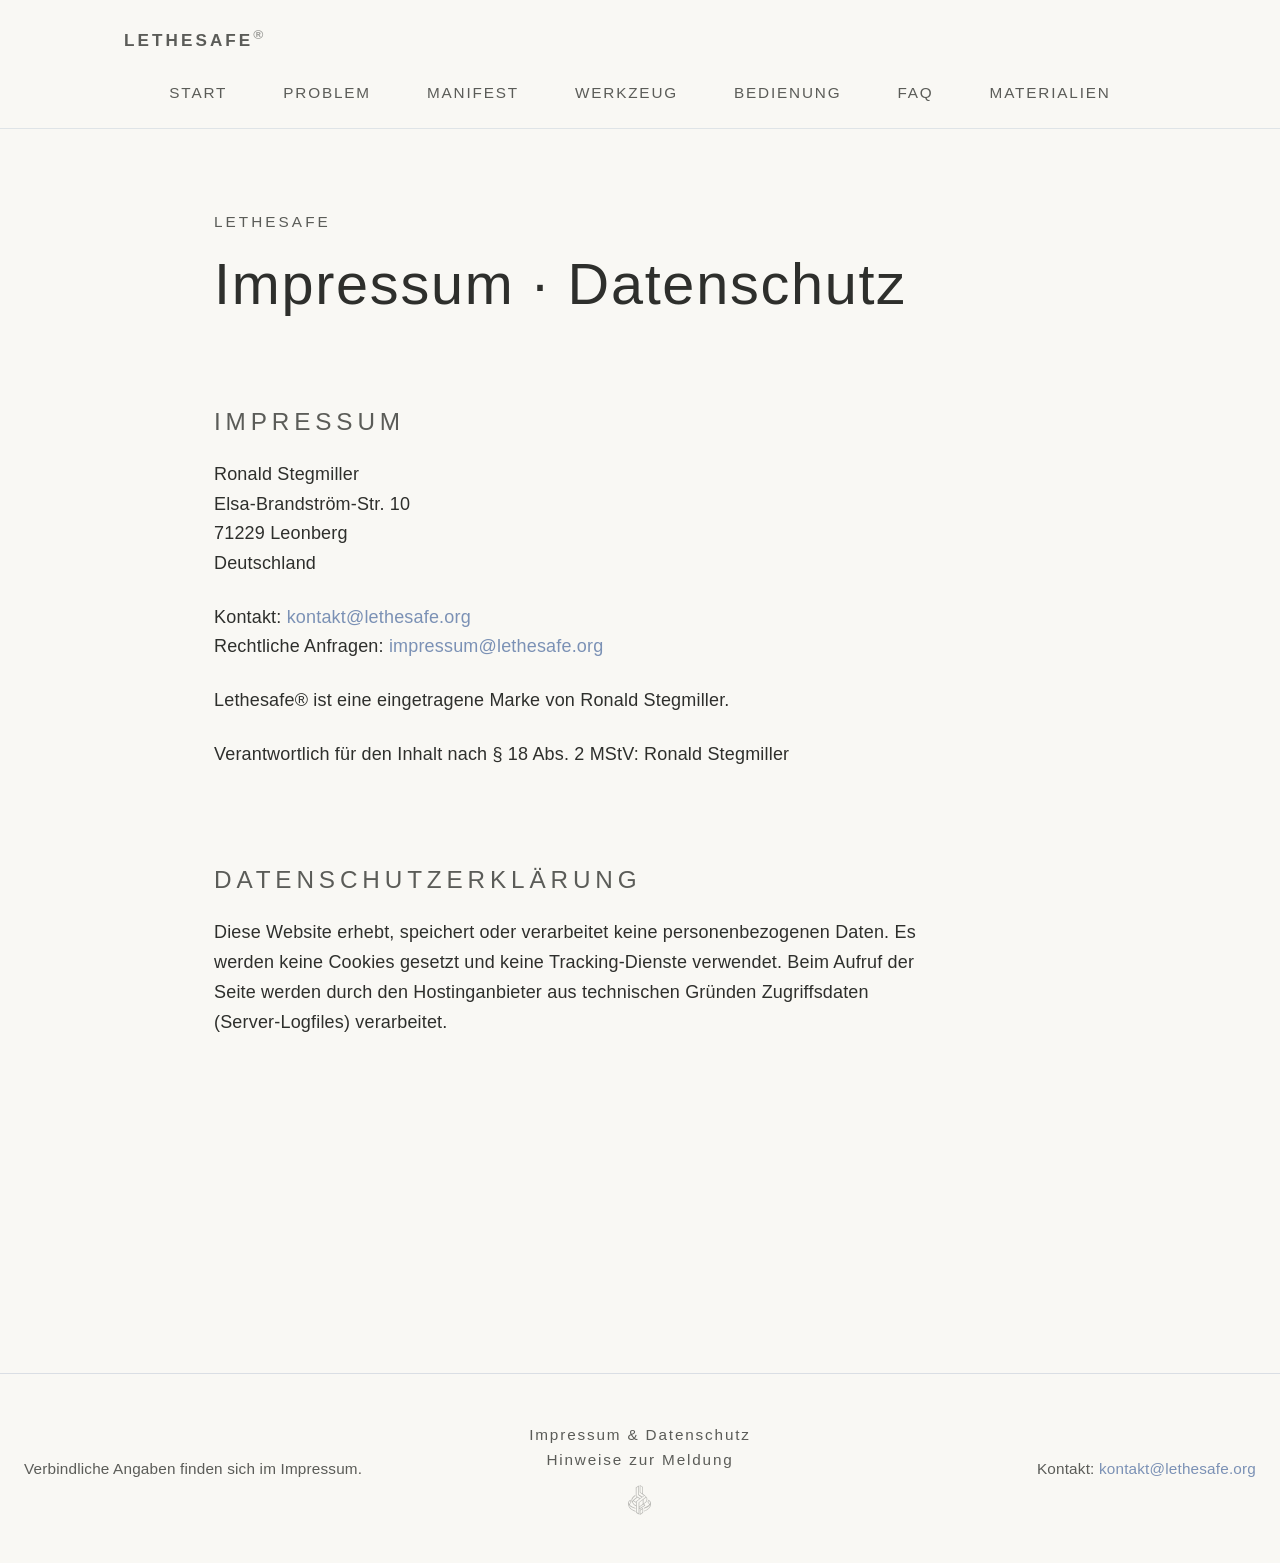
<file: impressum.html>
<!DOCTYPE html>
<html lang="de">

<head>
  <meta charset="UTF-8" />
  <meta name="viewport" content="width=device-width, initial-scale=1.0" />
  <meta name="robots" content="index, follow" />
  <meta name="description"
    content="Impressum und Datenschutzerklärung der Website Lethesafe. Angaben gemäß deutschem Recht sowie Hinweise zur Datenverarbeitung ohne Tracking oder Analyse." />

  <title>Lethesafe – Impressum & Datenschutz</title>
  <link rel="icon" href="assets/images/lethesafe-seal-flat.svg" type="image/svg+xml">
  <link rel="canonical" href="https://lethesafe.org/impressum.html">
  <link rel="alternate" hreflang="de" href="https://lethesafe.org/impressum.html">
  <link rel="stylesheet" href="style.css" />
</head>

<body>
  <header class="ls-header">
    <div class="ls-header-inner">
      <a class="ls-brand" href="index.html">Lethesafe<sup style="font-size:0.8em; opacity:0.6;">&reg;</sup></a>
      <nav class="ls-nav" aria-label="Hauptnavigation">
        <a href="index.html">Start</a>
        <a href="problem.html">Problem</a>
        <a href="manifest.html">Manifest</a>
        <a href="werkzeug.html">Werkzeug</a>
        <a href="bedienung.html">Bedienung</a>
        <a href="faq.html">FAQ</a>
        <a href="materialien.html">Materialien</a>
      </nav>
    </div>
  </header>

  <main class="ls-longform">
    <div class="page-label">Lethesafe</div>
    <h1>Impressum · Datenschutz</h1>
    <p class="page-lead">
      &nbsp;
    </p>

    <section id="impressum">
      <h2>Impressum</h2>
      <p>
        Ronald Stegmiller<br />
        Elsa-Brandström-Str. 10<br>
        71229 Leonberg<br>
        Deutschland
      </p>
      <p>
        Kontakt: <a href="mailto:kontakt@lethesafe.org">kontakt@lethesafe.org</a><br>
        Rechtliche Anfragen: <a href="mailto:impressum@lethesafe.org">impressum@lethesafe.org</a>
      </p>

      <p>
        Lethesafe® ist eine eingetragene Marke von Ronald Stegmiller.
      </p>


      <p>Verantwortlich für den Inhalt nach § 18 Abs. 2 MStV: Ronald Stegmiller</p>
    </section>

    <section id="datenschutz">
      <h2>Datenschutzerklärung</h2>
      <p>
        Diese Website erhebt, speichert oder verarbeitet keine personenbezogenen Daten.
        Es werden keine Cookies gesetzt und keine Tracking-Dienste verwendet.
        Beim Aufruf der Seite werden durch den Hostinganbieter aus technischen Gründen
        Zugriffsdaten (Server-Logfiles) verarbeitet.
      </p>

    </section>
  </main>

  <footer class="ls-footer">
    <div class="ls-footer-row">
      <span class="ls-footer-note">
        Verbindliche Angaben finden sich im Impressum.
      </span>
      <div class="ls-symbol-footer-wrap">
        <nav class="ls-footer-nav">
          <a href="impressum.html">Impressum &amp; Datenschutz</a><br>
          <a href="security.html">Hinweise zur Meldung</a>
        </nav>
        <img class="ls-symbol-mark ls-symbol-footer" src="assets/images/lethesafe-symbol.svg" alt="" aria-hidden="true"
          loading="lazy" />
      </div>
      <span class="ls-footer-kontakt">
        Kontakt: <a href="mailto:kontakt@lethesafe.org">kontakt@lethesafe.org</a>
      </span>
    </div>
  </footer>

</body>

</html>
</file>
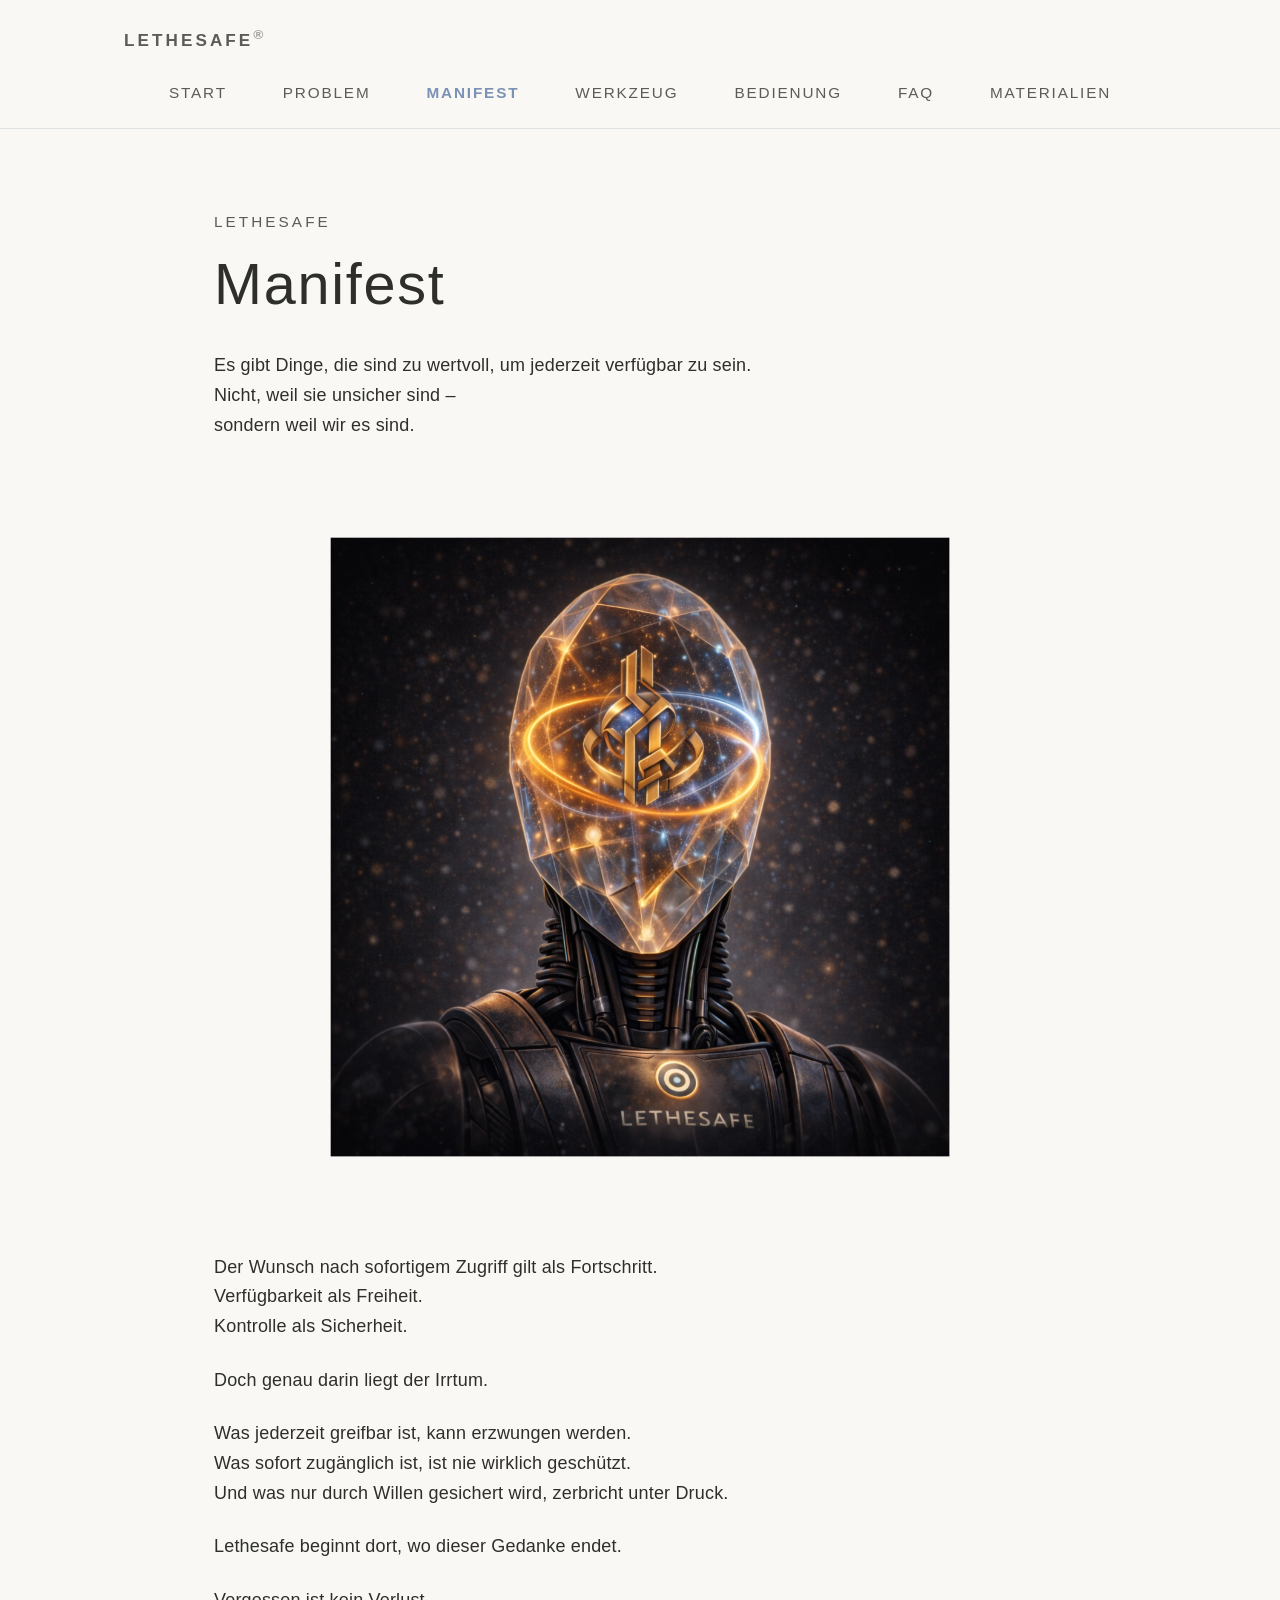
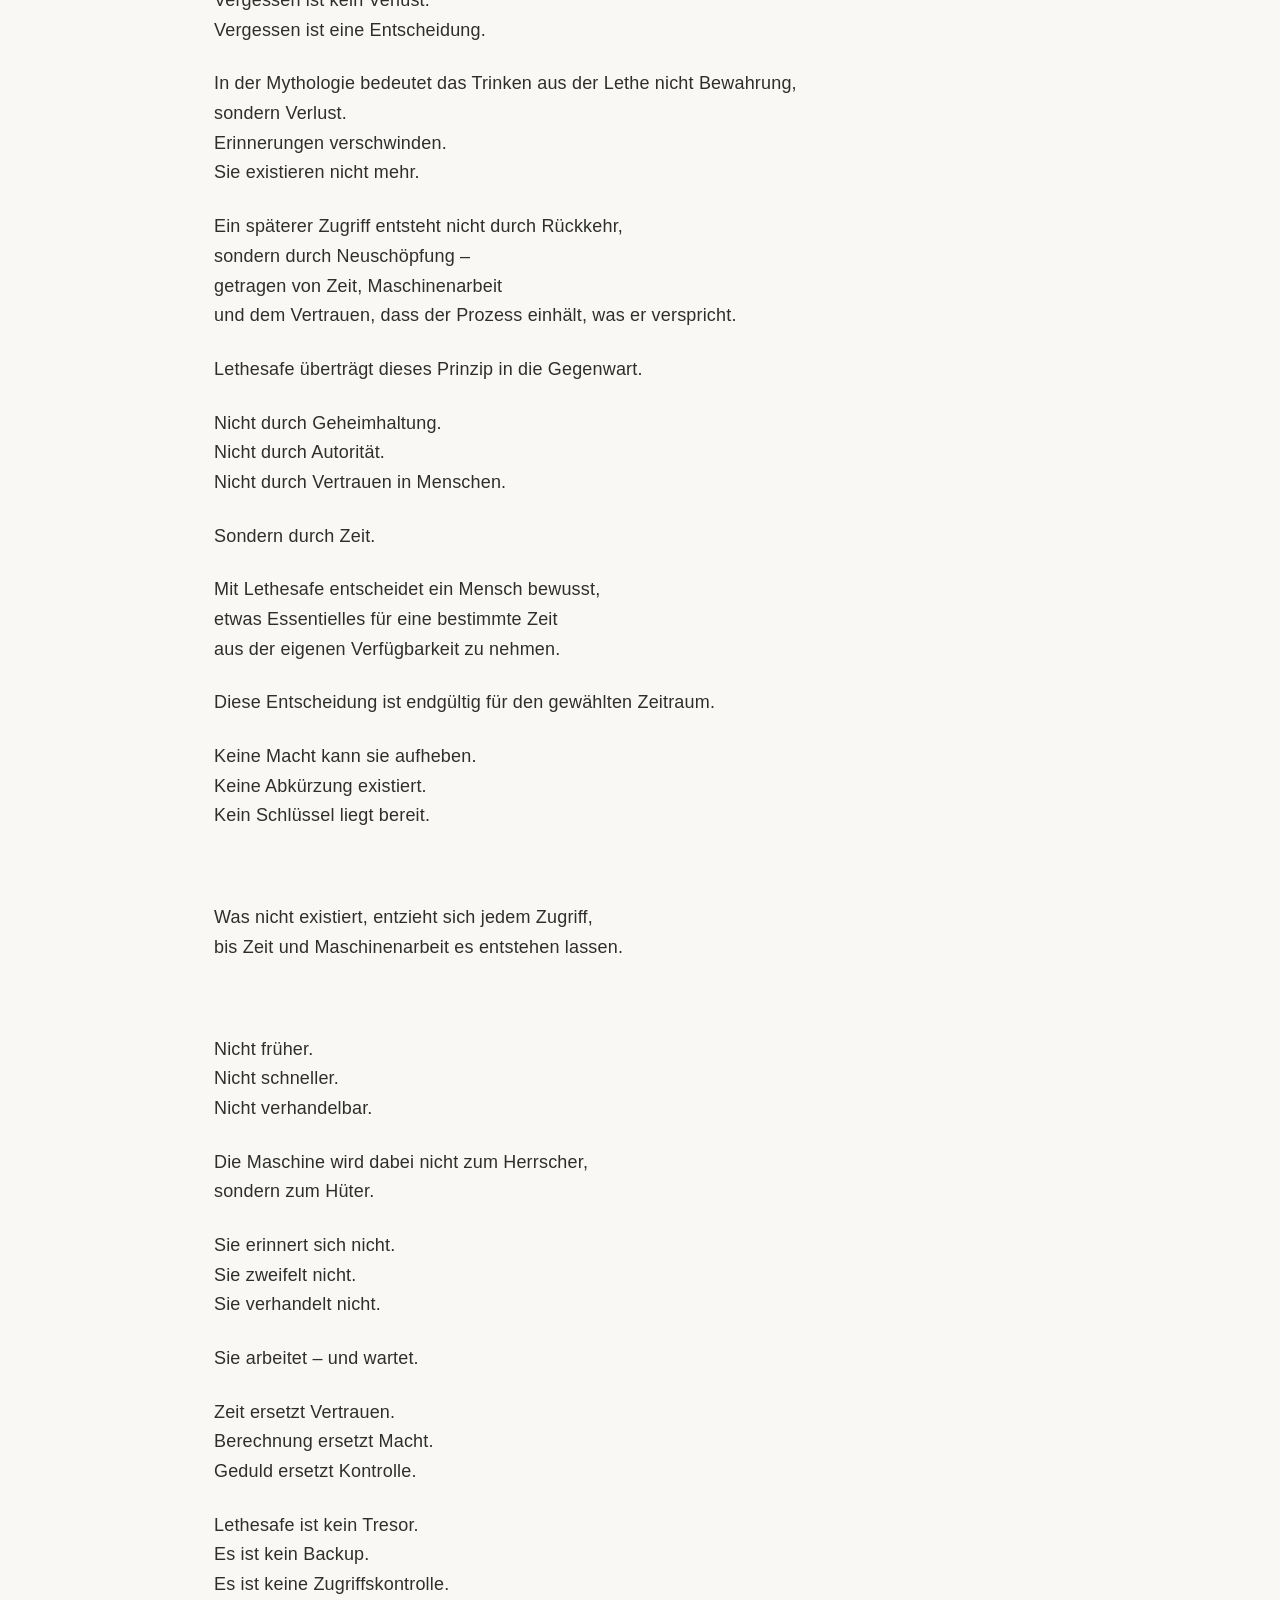
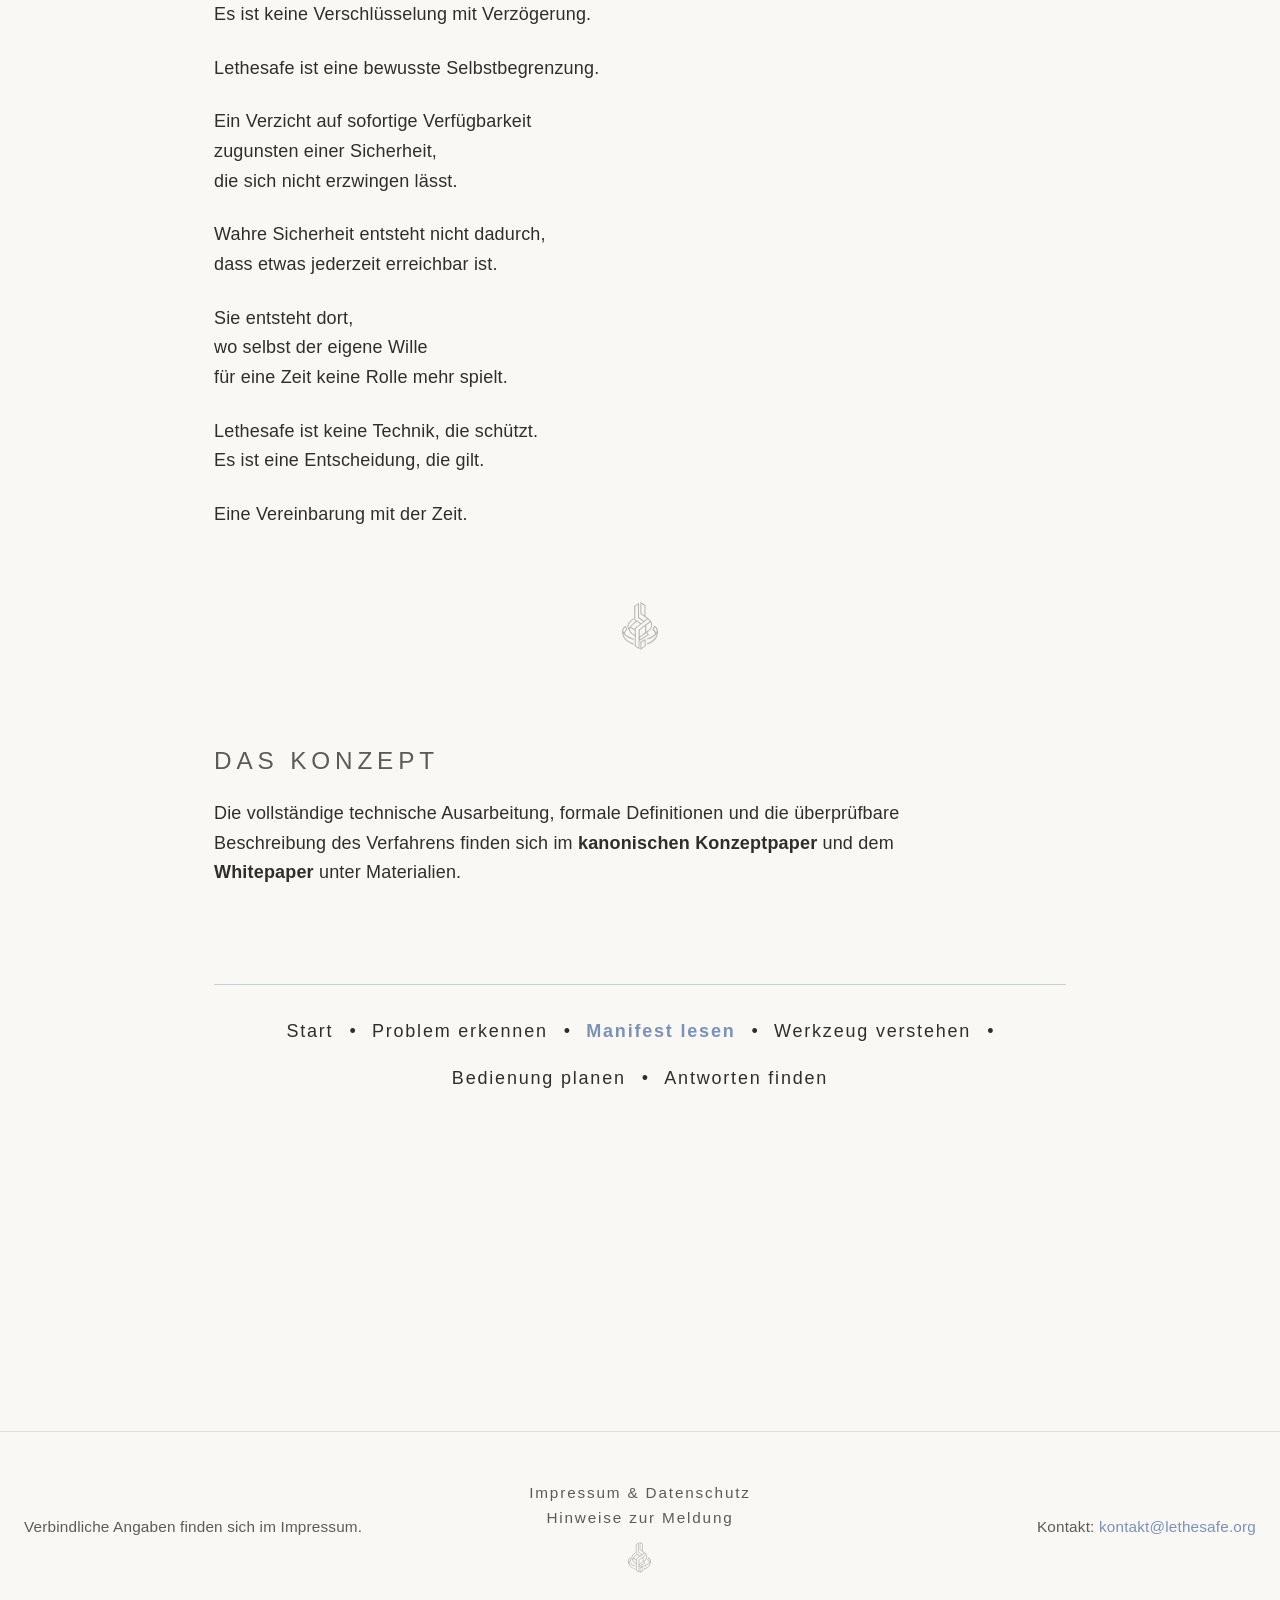
<file: manifest.html>
<!DOCTYPE html>
<html lang="de">

<head>
  <meta charset="UTF-8" />
  <meta name="viewport" content="width=device-width, initial-scale=1.0" />
  <meta name="robots" content="index, follow" />
  <meta name="description"
    content="Das Manifest von Lethesafe beschreibt die bewusste Entscheidung, auf sofortige Verfügbarkeit zu verzichten und Sicherheit an Zeit zu binden." />

  <title>Lethesafe – Manifest</title>
  <link rel="icon" href="assets/images/lethesafe-seal-flat.svg" type="image/svg+xml">
  <link rel="canonical" href="https://lethesafe.org/manifest.html">
  <link rel="alternate" hreflang="de" href="https://lethesafe.org/manifest.html">
  <link rel="stylesheet" href="style.css" />
</head>

<body>
  <header class="ls-header">
    <div class="ls-header-inner">
      <a class="ls-brand" href="index.html">Lethesafe<sup style="font-size:0.8em; opacity:0.6;">&reg;</sup></a>
      <nav class="ls-nav" aria-label="Hauptnavigation">
        <a href="index.html">Start</a>
        <a href="problem.html">Problem</a>
        <a href="manifest.html" aria-current="page">Manifest</a>
        <a href="werkzeug.html">Werkzeug</a>
        <a href="bedienung.html">Bedienung</a>
        <a href="faq.html">FAQ</a>
        <a href="materialien.html">Materialien</a>
      </nav>
    </div>
  </header>

  <main class="ls-longform">
    <section>
      <div class="page-label">Lethesafe</div>
      <h1>Manifest</h1>
      <p>
        Es gibt Dinge, die sind zu wertvoll, um jederzeit verfügbar zu sein.<br>
        Nicht, weil sie unsicher sind –<br>
        sondern weil wir es sind.
      </p>
      <figure class="manifest-figure manifest-isolated">
        <img src="assets/images/lethesafe_manifest.webp" alt="Abstraktes grafisches Element" loading="lazy">
      </figure>
      <p>
        Der Wunsch nach sofortigem Zugriff gilt als Fortschritt.<br>
        Verfügbarkeit als Freiheit.<br>
        Kontrolle als Sicherheit.
      </p>
      <p>
        Doch genau darin liegt der Irrtum.
      </p>
      <p>
        Was jederzeit greifbar ist, kann erzwungen werden.<br>
        Was sofort zugänglich ist, ist nie wirklich geschützt.<br>
        Und was nur durch Willen gesichert wird, zerbricht unter Druck.
      </p>
      <p>
        Lethesafe beginnt dort, wo dieser Gedanke endet.
      </p>
      <p>
        Vergessen ist kein Verlust.<br>
        Vergessen ist eine Entscheidung.
      </p>
      <p>
        In der Mythologie bedeutet das Trinken aus der Lethe nicht Bewahrung,<br>
        sondern Verlust.<br>
        Erinnerungen verschwinden.<br>
        Sie existieren nicht mehr.
      </p>
      <p>Ein späterer Zugriff entsteht nicht durch Rückkehr,<br>
        sondern durch Neuschöpfung –<br>
        getragen von Zeit, Maschinenarbeit<br>
        und dem Vertrauen, dass der Prozess einhält, was er verspricht.
      </p>
      <p>
        Lethesafe überträgt dieses Prinzip in die Gegenwart.
      </p>
      <p>
        Nicht durch Geheimhaltung.<br>
        Nicht durch Autorität.<br>
        Nicht durch Vertrauen in Menschen.
      </p>
      <p>
        Sondern durch Zeit.
      </p>
      <p>
        Mit Lethesafe entscheidet ein Mensch bewusst,<br>
        etwas Essentielles für eine bestimmte Zeit<br>
        aus der eigenen Verfügbarkeit zu nehmen.
      </p>
      <p>
        Diese Entscheidung ist endgültig für den gewählten Zeitraum.
      </p>
      <p class="manifest-break">
        Keine Macht kann sie aufheben.<br>
        Keine Abkürzung existiert.<br>
        Kein Schlüssel liegt bereit.
      </p>
      <p class="manifest-break">
        Was nicht existiert, entzieht sich jedem Zugriff,<br>
        bis Zeit und Maschinenarbeit es entstehen lassen.
      </p>
      <p>
        Nicht früher.<br>
        Nicht schneller.<br>
        Nicht verhandelbar.
      </p>
      <p>
        Die Maschine wird dabei nicht zum Herrscher,<br>
        sondern zum Hüter.
      </p>
      <p>
        Sie erinnert sich nicht.<br>
        Sie zweifelt nicht.<br>
        Sie verhandelt nicht.
      </p>
      <p>
        Sie arbeitet – und wartet.
      </p>
      <p>
        Zeit ersetzt Vertrauen.<br>
        Berechnung ersetzt Macht.<br>
        Geduld ersetzt Kontrolle.
      </p>
      <p>
        Lethesafe ist kein Tresor.<br>
        Es ist kein Backup.<br>
        Es ist keine Zugriffskontrolle.<br>
        Es ist keine Verschlüsselung mit Verzögerung.
      </p>
      <p>
        Lethesafe ist eine bewusste Selbstbegrenzung.
      </p>
      <p>
        Ein Verzicht auf sofortige Verfügbarkeit<br>
        zugunsten einer Sicherheit,<br>
        die sich nicht erzwingen lässt.
      </p>
      <p>
        Wahre Sicherheit entsteht nicht dadurch,<br>
        dass etwas jederzeit erreichbar ist.
      </p>
      <p>
        Sie entsteht dort,<br>
        wo selbst der eigene Wille<br>
        für eine Zeit keine Rolle mehr spielt.
      </p>
      <p>
        Lethesafe ist keine Technik, die schützt.<br>
        Es ist eine Entscheidung, die gilt.
      </p>
      <p>
        Eine Vereinbarung mit der Zeit.
      </p>
      <img class="ls-symbol-mark ls-symbol-divider" src="assets/images/lethesafe-symbol.svg" alt="" aria-hidden="true">
    </section>

    <section>
      <h2>Das Konzept</h2>
      <p>
        Die vollständige technische Ausarbeitung, formale Definitionen und die überprüfbare Beschreibung des Verfahrens
        finden sich im <strong>kanonischen Konzeptpaper</strong> und dem <strong>Whitepaper</strong> unter Materialien.
      </p>
    </section>

    <section>
      <div class="cta">
        <a href="index.html">Start</a> &bull;
        <a href="problem.html">Problem erkennen</a> &bull;
        <a href="manifest.html" aria-current="page">Manifest lesen</a> &bull;
        <a href="werkzeug.html">Werkzeug verstehen</a> &bull;
        <a href="bedienung.html">Bedienung planen</a> &bull;
        <a href="faq.html">Antworten finden</a>
      </div>
    </section>

  </main>


  <footer class="ls-footer">
    <div class="ls-footer-row">
      <span class="ls-footer-note">
        Verbindliche Angaben finden sich im Impressum.
      </span>
      <div class="ls-symbol-footer-wrap">
        <nav class="ls-footer-nav">
          <a href="impressum.html">Impressum &amp; Datenschutz</a><br>
          <a href="security.html">Hinweise zur Meldung</a>
        </nav>
        <img class="ls-symbol-mark ls-symbol-footer" src="assets/images/lethesafe-symbol.svg" alt="" aria-hidden="true"
          loading="lazy" />
      </div>
      <span class="ls-footer-kontakt">
        Kontakt: <a href="mailto:kontakt@lethesafe.org">kontakt@lethesafe.org</a>
      </span>
    </div>
  </footer>

</body>

</html>
</file>
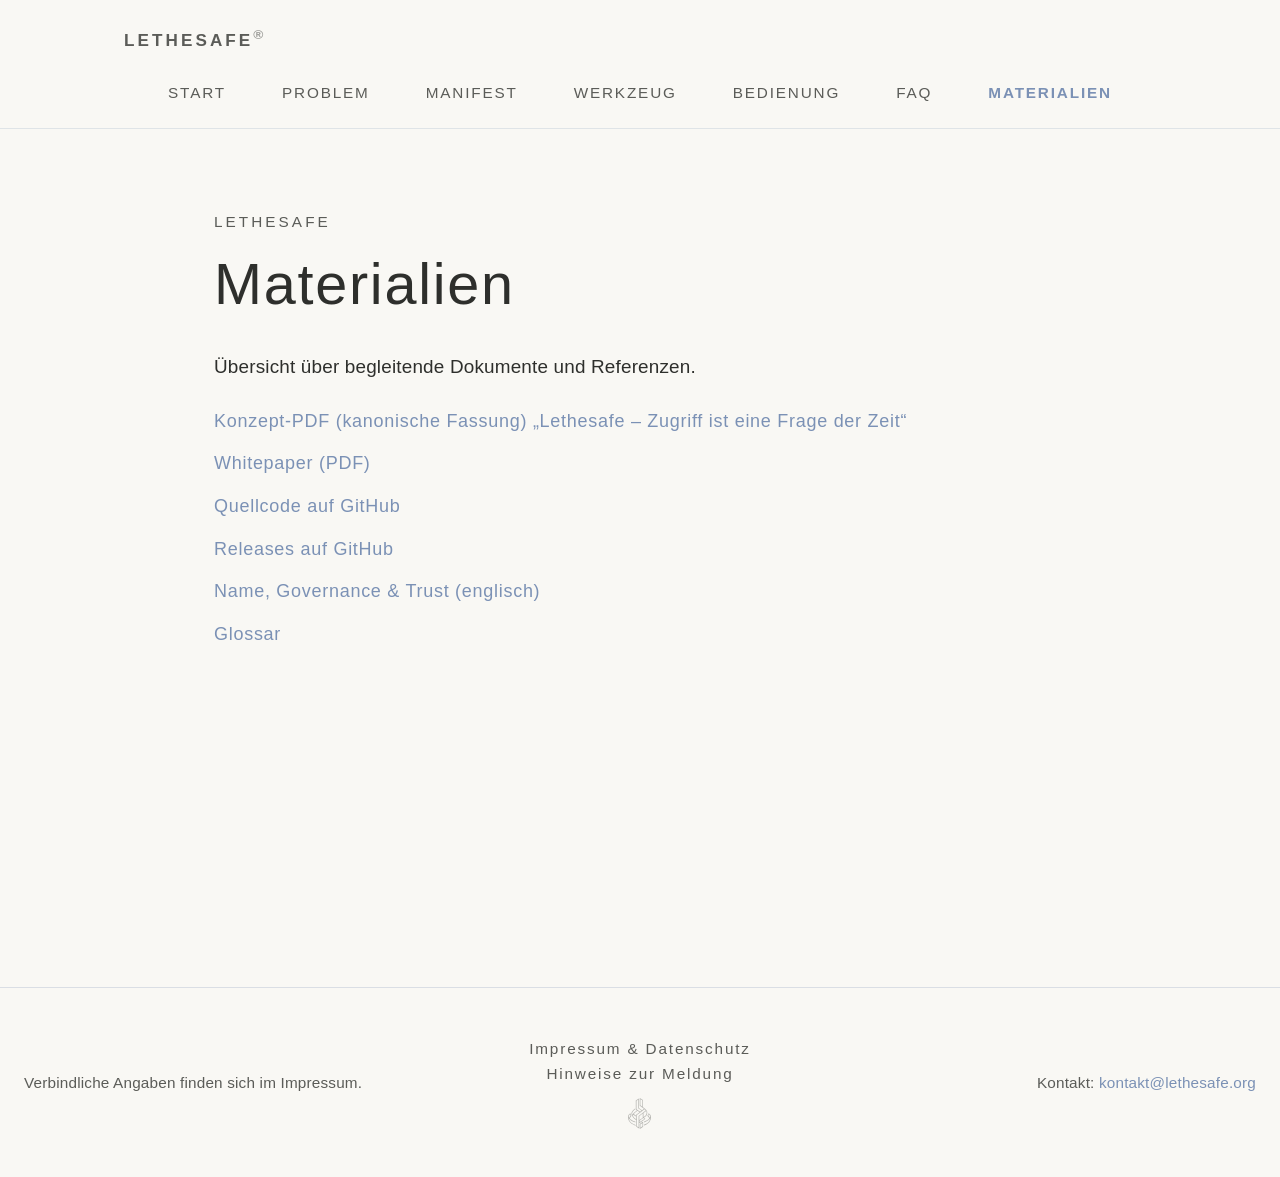
<file: materialien.html>
<!DOCTYPE html>
<html lang="de">

<head>
  <meta charset="UTF-8" />
  <meta name="viewport" content="width=device-width, initial-scale=1.0" />
  <meta name="robots" content="index, follow" />
  <meta name="description"
    content="Übersicht über begleitende Materialien zu Lethesafe, darunter Konzeptpapier, Whitepaper, Quellcode-Repository und weitere Referenzdokumente." />

  <title>Lethesafe – Materialien</title>
  <link rel="icon" href="assets/images/lethesafe-seal-flat.svg" type="image/svg+xml">
  <link rel="canonical" href="https://lethesafe.org/materialien.html">
  <link rel="alternate" hreflang="de" href="https://lethesafe.org/materialien.html">
  <link rel="stylesheet" href="style.css" />
</head>

<body>
  <header class="ls-header">
    <div class="ls-header-inner">
      <a class="ls-brand" href="index.html">Lethesafe<sup style="font-size:0.8em; opacity:0.6;">&reg;</sup></a>
      <nav class="ls-nav" aria-label="Hauptnavigation">
        <a href="index.html">Start</a>
        <a href="problem.html">Problem</a>
        <a href="manifest.html">Manifest</a>
        <a href="werkzeug.html">Werkzeug</a>
        <a href="bedienung.html">Bedienung</a>
        <a href="faq.html">FAQ</a>
        <a href="materialien.html" aria-current="page">Materialien</a>
      </nav>
    </div>
  </header>

  <main class="ls-longform">
    <section>
      <div class="page-label">Lethesafe</div>
      <h1>Materialien</h1>
      <p class="page-lead">
        Übersicht über begleitende Dokumente und Referenzen.
      </p>
      <div class="materials-links">
        <a href="/docs/Lethesafe_Konzept.pdf" target="_blank" rel="noopener">
          Konzept-PDF (kanonische Fassung) „Lethesafe – Zugriff ist eine Frage der Zeit“</a>
        <a href="/docs/Lethesafe_Whitepaper_v1.0.pdf" target="_blank" rel="noopener">
          Whitepaper (PDF)
        </a>
        <a href="https://github.com/ronsteg/lethesafe-core" target="_blank" rel="noopener">Quellcode auf GitHub</a>
        <a href="https://github.com/ronsteg/lethesafe-core/releases" target="_blank" rel="noopener">
          Releases auf GitHub
        </a>
        <a href="name-governance.html">Name, Governance &amp; Trust (englisch)</a>
        <a href="glossar.html">Glossar</a>
      </div>
    </section>
  </main>

  <footer class="ls-footer">
    <div class="ls-footer-row">
      <span class="ls-footer-note">
        Verbindliche Angaben finden sich im Impressum.
      </span>
      <div class="ls-symbol-footer-wrap">
        <nav class="ls-footer-nav">
          <a href="impressum.html">Impressum &amp; Datenschutz</a><br>
          <a href="security.html">Hinweise zur Meldung</a>
        </nav>
        <img class="ls-symbol-mark ls-symbol-footer" src="assets/images/lethesafe-symbol.svg" alt="" aria-hidden="true" loading="lazy" />
      </div>
      <span class="ls-footer-kontakt">
        Kontakt: <a href="mailto:kontakt@lethesafe.org">kontakt@lethesafe.org</a>
      </span>
    </div>
  </footer>
  
</body>

</html>
</file>
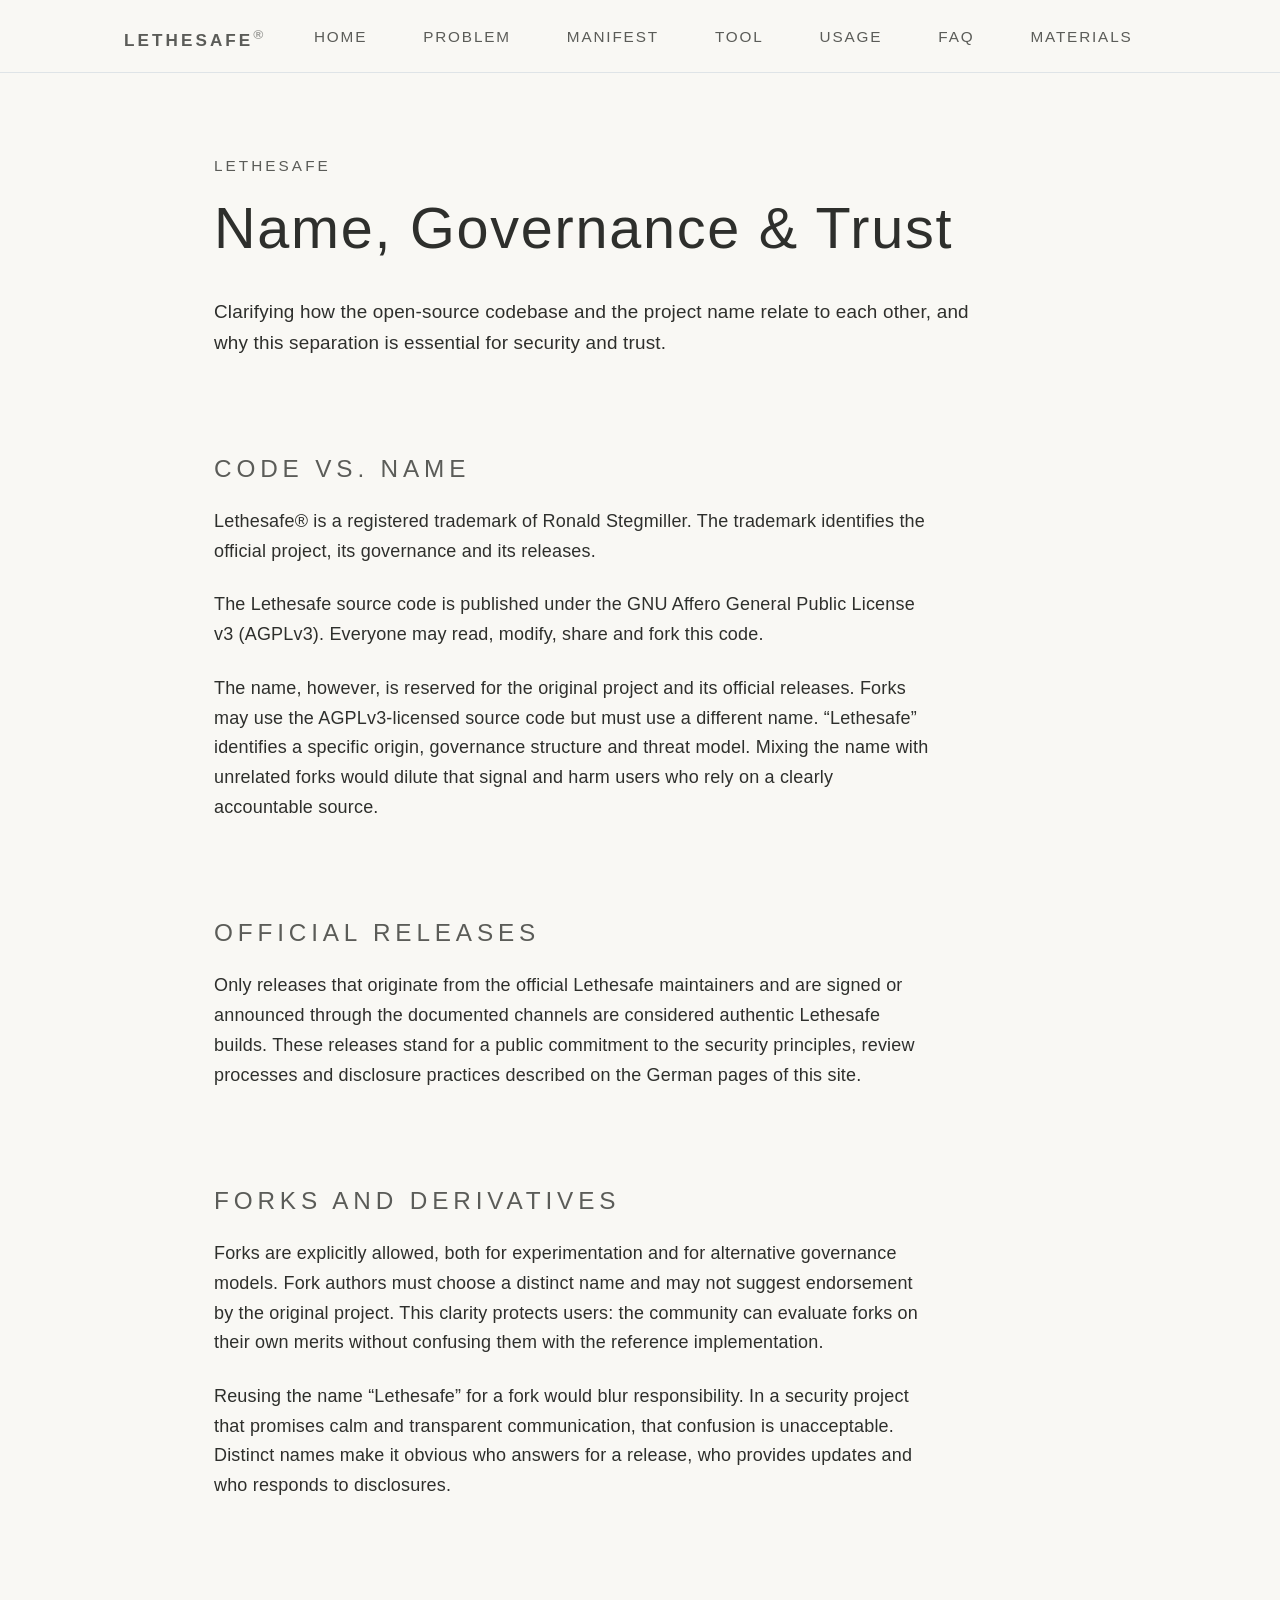
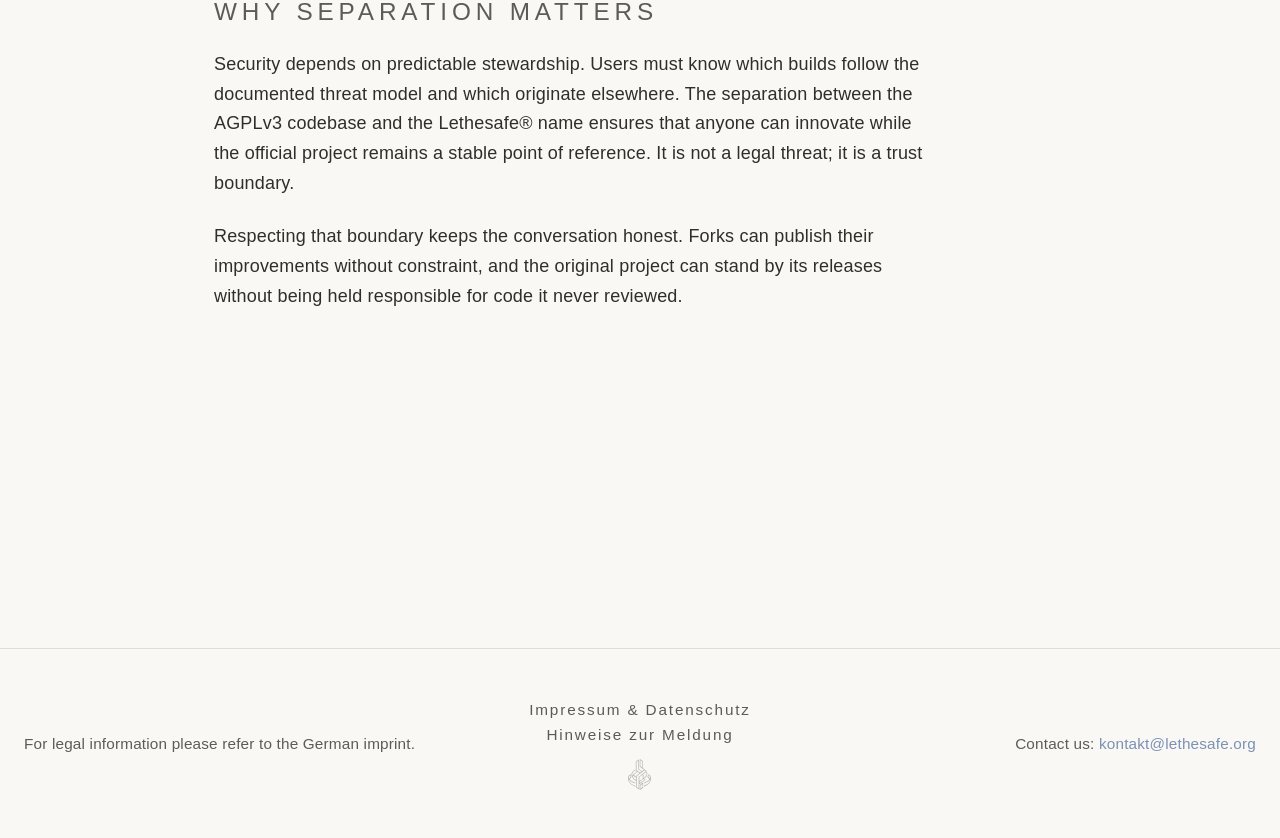
<file: name-governance.html>
<!DOCTYPE html>
<html lang="en">

<head>
  <meta charset="UTF-8" />
  <meta name="viewport" content="width=device-width, initial-scale=1.0" />
  <meta name="robots" content="index, follow" />
  <meta name="description"
    content="This page explains how the Lethesafe name, governance model and trust boundaries relate to the open-source codebase and official releases." />

  <title>Lethesafe – Name, Governance &amp; Trust</title>
  <link rel="icon" href="assets/images/lethesafe-seal-flat.svg" type="image/svg+xml">
  <link rel="canonical" href="https://lethesafe.org/name-governance.html">
  <link rel="alternate" hreflang="en" href="https://lethesafe.org/name-governance.html">
  <link rel="stylesheet" href="style.css" />
</head>

<body>
  <header class="ls-header">
    <div class="ls-header-inner">
      <a class="ls-brand" href="index.html">Lethesafe<sup style="font-size:0.8em; opacity:0.6;">&reg;</sup></a>
      <nav class="ls-nav" aria-label="Primary navigation">
        <a href="index.html">Home</a>
        <a href="problem.html">Problem</a>
        <a href="manifest.html">Manifest</a>
        <a href="werkzeug.html">Tool</a>
        <a href="bedienung.html">Usage</a>
        <a href="faq.html">FAQ</a>
        <a href="materialien.html">Materials</a>
      </nav>
    </div>
  </header>

  <main class="ls-longform">
    <section>
      <div class="page-label">Lethesafe</div>
      <h1>Name, Governance &amp; Trust</h1>
      <p class="page-lead">
        Clarifying how the open-source codebase and the project name relate to each other, and why this separation is
        essential for security and trust.
      </p>
    </section>

    <section>
      <h2>Code vs. Name</h2>
      <p>
        Lethesafe® is a registered trademark of Ronald Stegmiller.
        The trademark identifies the official project, its governance and its releases.
      </p>

      <p>
        The Lethesafe source code is published under the GNU Affero General Public License v3 (AGPLv3).
        Everyone may read, modify, share and fork this code.
      </p>

      <p>
        The name, however, is reserved for the original project and its official releases.
        Forks may use the AGPLv3-licensed source code but must use a different name.
        “Lethesafe” identifies a specific origin, governance structure and threat model.
        Mixing the name with unrelated forks would dilute that signal and harm users who rely on a clearly accountable
        source.
      </p>
    </section>

    <section>
      <h2>Official Releases</h2>
      <p>
        Only releases that originate from the official Lethesafe maintainers and are signed or announced through the
        documented channels are considered authentic Lethesafe builds. These releases stand for a public commitment to
        the security principles, review processes and disclosure practices described on the German pages of this site.
      </p>
    </section>

    <section>
      <h2>Forks and Derivatives</h2>
      <p>
        Forks are explicitly allowed, both for experimentation and for alternative governance models. Fork authors must
        choose a distinct name and may not suggest endorsement by the original project. This clarity protects users: the
        community can evaluate forks on their own merits without confusing them with the reference implementation.
      </p>
      <p>
        Reusing the name “Lethesafe” for a fork would blur responsibility. In a security project that promises calm and
        transparent communication, that confusion is unacceptable. Distinct names make it obvious who answers for a
        release, who provides updates and who responds to disclosures.
      </p>
    </section>

    <section>
      <h2>Why Separation Matters</h2>
      <p>
        Security depends on predictable stewardship. Users must know which builds follow the documented threat model and
        which originate elsewhere. The separation between the AGPLv3 codebase and the Lethesafe® name ensures that
        anyone can innovate while the official project remains a stable point of reference. It is not a legal threat; it
        is a trust boundary.
      </p>
      <p>
        Respecting that boundary keeps the conversation honest. Forks can publish their improvements without constraint,
        and the original project can stand by its releases without being held responsible for code it never reviewed.
      </p>
    </section>
  </main>

  <footer class="ls-footer">
    <div class="ls-footer-row">
      <span class="ls-footer-note">
        For legal information please refer to the German imprint.
      </span>
      <div class="ls-symbol-footer-wrap">
        <nav class="ls-footer-nav">
          <a href="impressum.html">Impressum &amp; Datenschutz</a><br>
          <a href="security.html">Hinweise zur Meldung</a>
        </nav>
        <img class="ls-symbol-mark ls-symbol-footer" src="assets/images/lethesafe-symbol.svg" alt="" aria-hidden="true"
          loading="lazy" />
      </div>
      <span class="ls-footer-kontakt">
        Contact us: <a href="mailto:kontakt@lethesafe.org">kontakt@lethesafe.org</a>
      </span>
    </div>
  </footer>

</body>

</html>
</file>
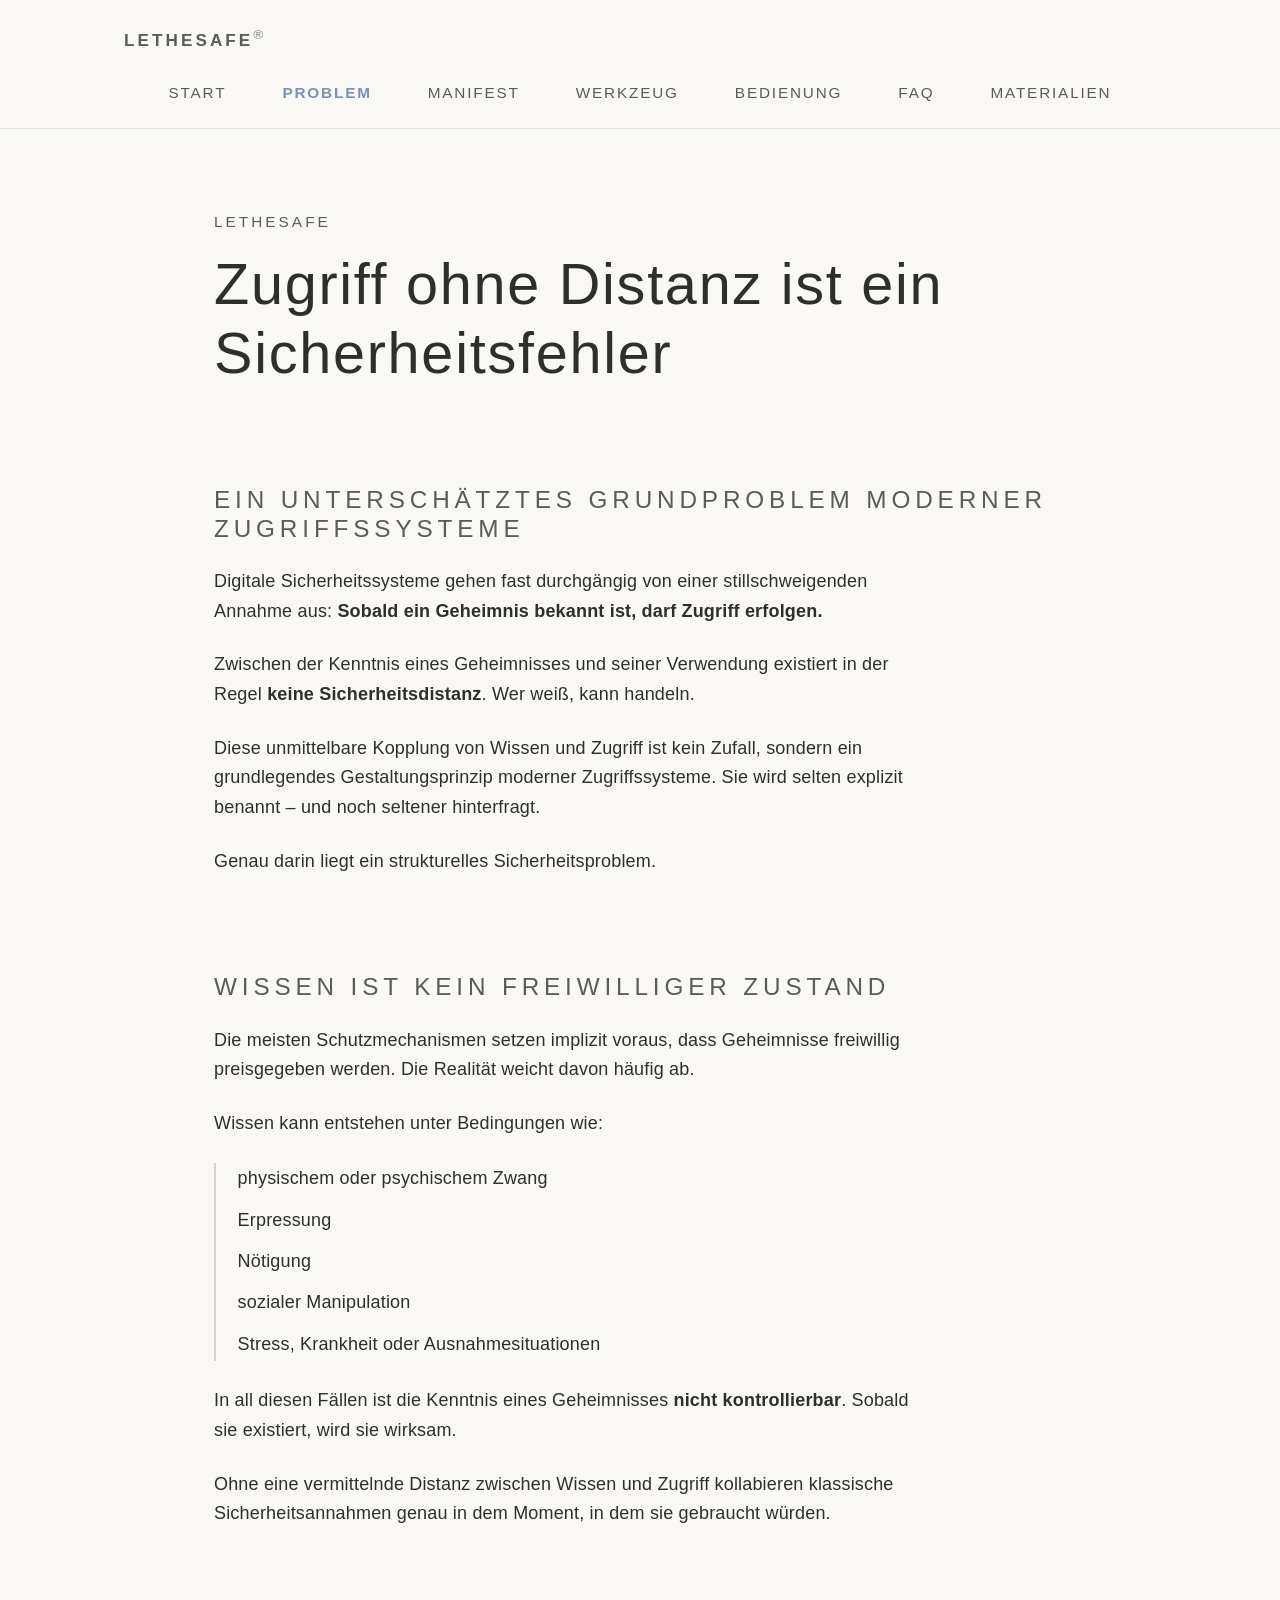
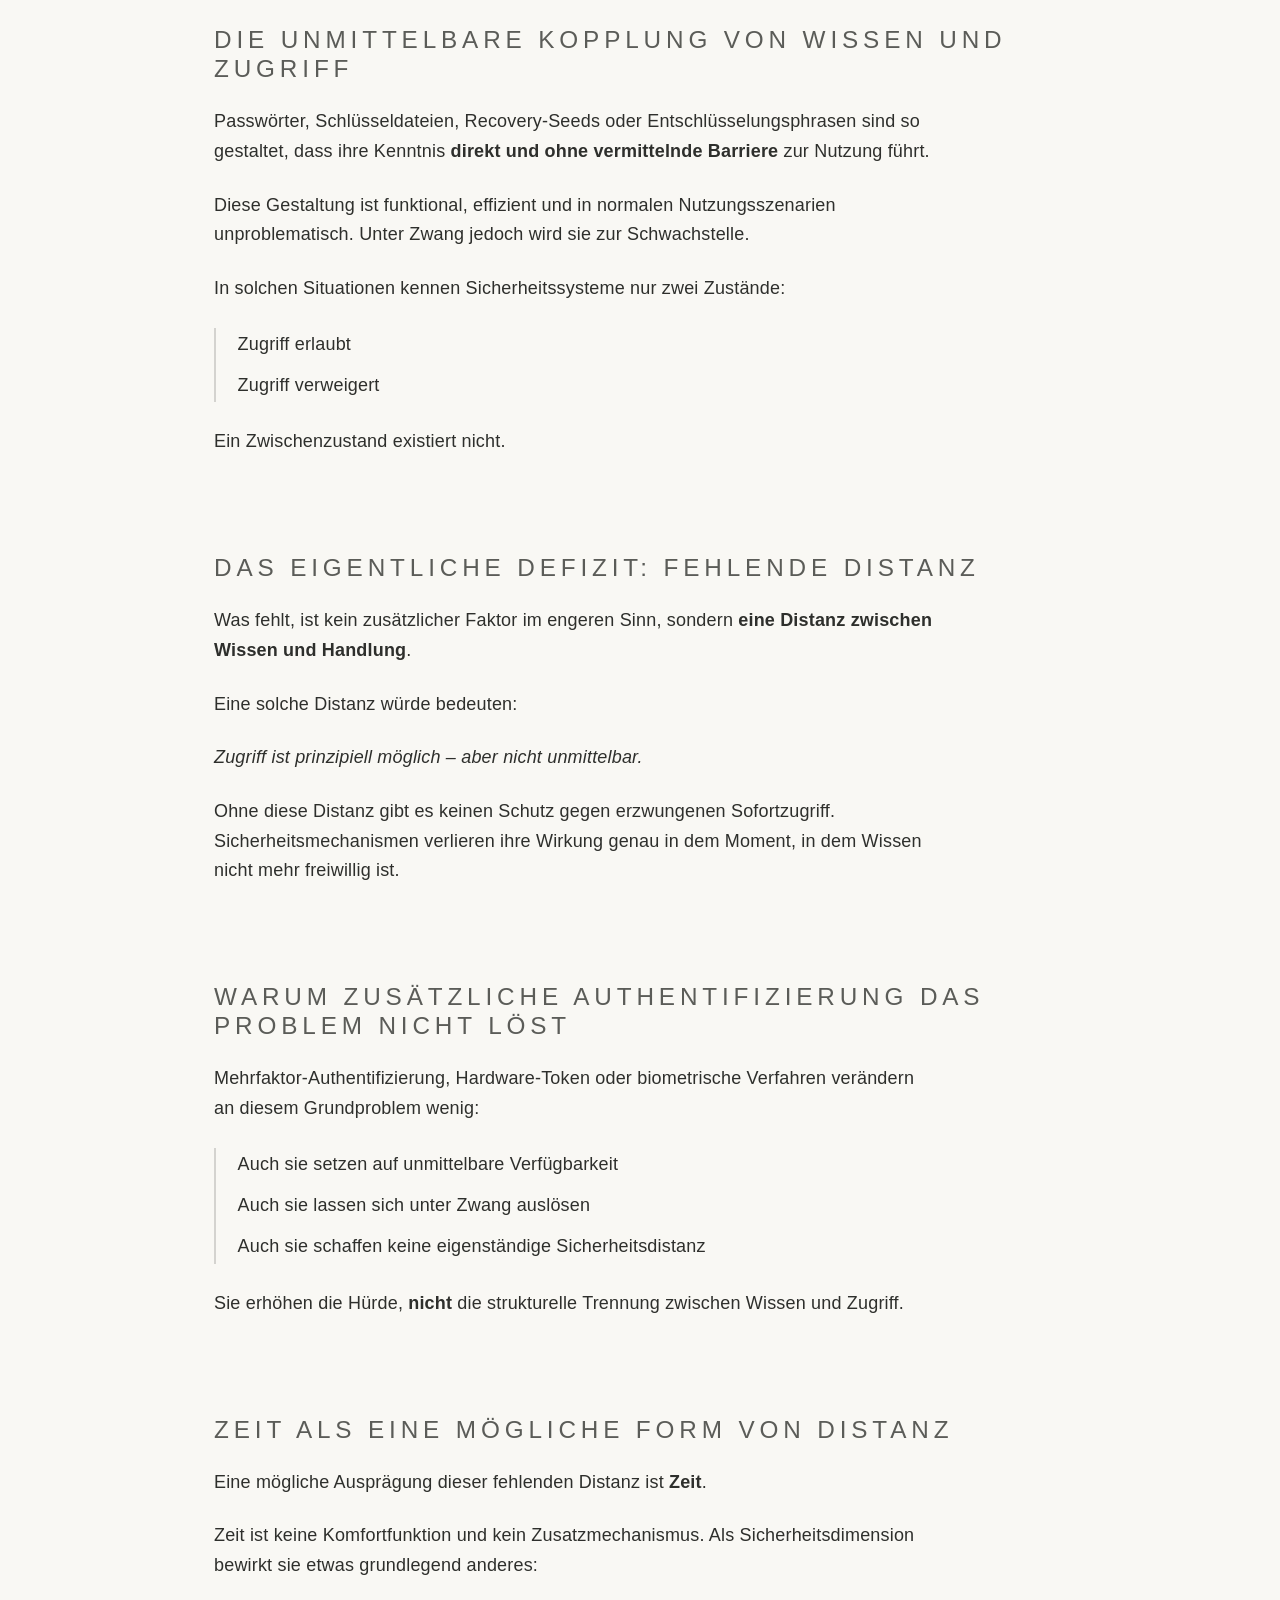
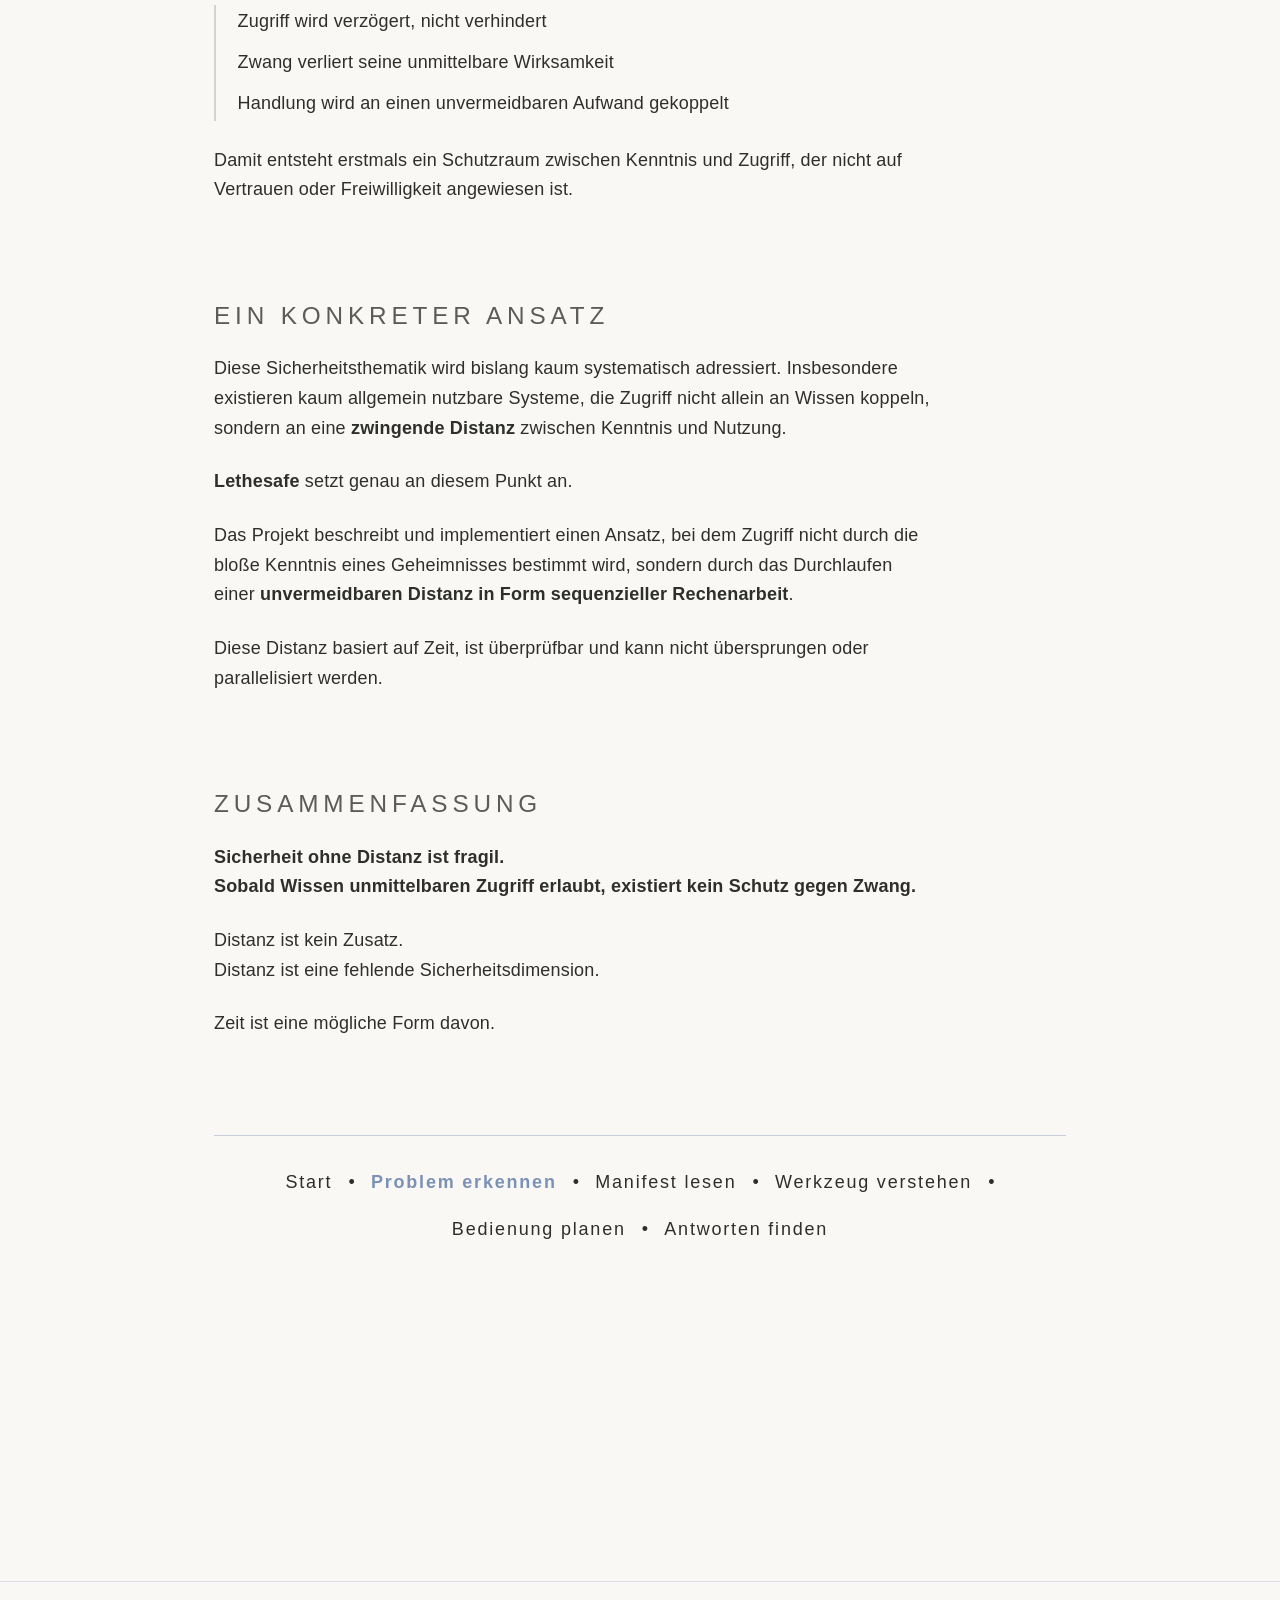
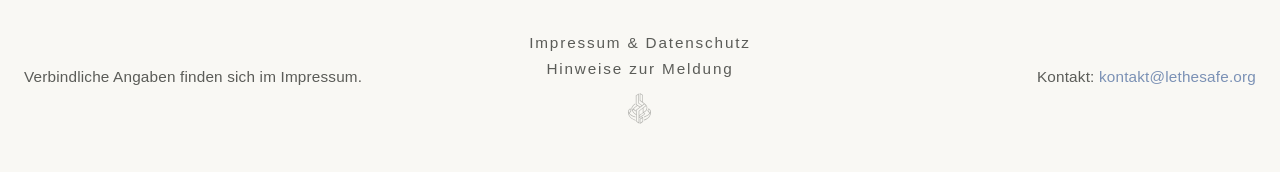
<file: problem.html>
<!DOCTYPE html>
<html lang="de">

<head>
  <meta charset="UTF-8" />
  <meta name="viewport" content="width=device-width, initial-scale=1.0" />
  <meta name="robots" content="index, follow" />
  <meta name="description"
    content="Grundlegender Problemaufriss zur fehlenden Sicherheitsdistanz zwischen Wissen und Zugriff in digitalen Sicherheitssystemen." />

  <title>Zugriff ohne Distanz ist ein Sicherheitsfehler – Lethesafe</title>
  <link rel="icon" href="assets/images/lethesafe-seal-flat.svg" type="image/svg+xml">
  <link rel="canonical" href="https://lethesafe.org/problem.html">
  <link rel="alternate" hreflang="de" href="https://lethesafe.org/problem.html">
  <link rel="stylesheet" href="style.css" />
</head>

<body>
  <header class="ls-header">
    <div class="ls-header-inner">
      <a class="ls-brand" href="index.html">Lethesafe<sup style="font-size:0.8em; opacity:0.6;">&reg;</sup></a>
      <nav class="ls-nav" aria-label="Hauptnavigation">
        <a href="index.html">Start</a>
        <a href="problem.html" aria-current="page">Problem</a>
        <a href="manifest.html">Manifest</a>
        <a href="werkzeug.html">Werkzeug</a>
        <a href="bedienung.html">Bedienung</a>
        <a href="faq.html">FAQ</a>
        <a href="materialien.html">Materialien</a>
      </nav>
    </div>
  </header>

  <main class="ls-longform">
    <section>
      <div class="page-label">Lethesafe</div>
      <h1>Zugriff ohne Distanz ist ein Sicherheitsfehler</h1>
    </section>

    <section>
      <h2>Ein unterschätztes Grundproblem moderner Zugriffssysteme</h2>
      <p>
        Digitale Sicherheitssysteme gehen fast durchgängig von einer stillschweigenden Annahme aus:
        <strong>Sobald ein Geheimnis bekannt ist, darf Zugriff erfolgen.</strong>
      </p>
      <p>
        Zwischen der Kenntnis eines Geheimnisses und seiner Verwendung existiert in der Regel
        <strong>keine Sicherheitsdistanz</strong>.
        Wer weiß, kann handeln.
      </p>
      <p>
        Diese unmittelbare Kopplung von Wissen und Zugriff ist kein Zufall, sondern ein grundlegendes
        Gestaltungsprinzip moderner Zugriffssysteme.
        Sie wird selten explizit benannt – und noch seltener hinterfragt.
      </p>
      <p>
        Genau darin liegt ein strukturelles Sicherheitsproblem.
      </p>
    </section>

    <section>
      <h2>Wissen ist kein freiwilliger Zustand</h2>
      <p>
        Die meisten Schutzmechanismen setzen implizit voraus, dass Geheimnisse freiwillig preisgegeben werden.
        Die Realität weicht davon häufig ab.
      </p>
      <p>Wissen kann entstehen unter Bedingungen wie:</p>
      <ul class="ls-list framed">
        <li>physischem oder psychischem Zwang</li>
        <li>Erpressung</li>
        <li>Nötigung</li>
        <li>sozialer Manipulation</li>
        <li>Stress, Krankheit oder Ausnahmesituationen</li>
      </ul>
      <p>
        In all diesen Fällen ist die Kenntnis eines Geheimnisses <strong>nicht kontrollierbar</strong>.
        Sobald sie existiert, wird sie wirksam.
      </p>
      <p>
        Ohne eine vermittelnde Distanz zwischen Wissen und Zugriff kollabieren klassische
        Sicherheitsannahmen genau in dem Moment, in dem sie gebraucht würden.
      </p>

    </section>

    <section>
      <h2>Die unmittelbare Kopplung von Wissen und Zugriff</h2>
      <p>
        Passwörter, Schlüsseldateien, Recovery-Seeds oder Entschlüsselungsphrasen sind so gestaltet,
        dass ihre Kenntnis <strong>direkt und ohne vermittelnde Barriere</strong> zur Nutzung führt.
      </p>
      <p>
        Diese Gestaltung ist funktional, effizient und in normalen Nutzungsszenarien unproblematisch.
        Unter Zwang jedoch wird sie zur Schwachstelle.
      </p>
      <p>In solchen Situationen kennen Sicherheitssysteme nur zwei Zustände:</p>
      <ul class="ls-list framed">
        <li>Zugriff erlaubt</li>
        <li>Zugriff verweigert</li>
      </ul>
      <p>
        Ein Zwischenzustand existiert nicht.
      </p>
    </section>

    <section>
      <h2>Das eigentliche Defizit: fehlende Distanz</h2>
      <p>
        Was fehlt, ist kein zusätzlicher Faktor im engeren Sinn,
        sondern <strong>eine Distanz zwischen Wissen und Handlung</strong>.
      </p>
      <p>
        Eine solche Distanz würde bedeuten:
      </p>
      <p>
        <em>Zugriff ist prinzipiell möglich – aber nicht unmittelbar.</em>
      </p>
      <p>
        Ohne diese Distanz gibt es keinen Schutz gegen erzwungenen Sofortzugriff.
        Sicherheitsmechanismen verlieren ihre Wirkung genau in dem Moment,
        in dem Wissen nicht mehr freiwillig ist.
      </p>
    </section>

    <section>
      <h2>Warum zusätzliche Authentifizierung das Problem nicht löst</h2>
      <p>
        Mehrfaktor-Authentifizierung, Hardware-Token oder biometrische Verfahren verändern
        an diesem Grundproblem wenig:
      </p>
      <ul class="ls-list framed">
        <li>Auch sie setzen auf unmittelbare Verfügbarkeit</li>
        <li>Auch sie lassen sich unter Zwang auslösen</li>
        <li>Auch sie schaffen keine eigenständige Sicherheitsdistanz</li>
      </ul>
      <p>
        Sie erhöhen die Hürde, <strong>nicht</strong> die strukturelle Trennung
        zwischen Wissen und Zugriff.
      </p>
    </section>

    <section>
      <h2>Zeit als eine mögliche Form von Distanz</h2>
      <p>
        Eine mögliche Ausprägung dieser fehlenden Distanz ist <strong>Zeit</strong>.
      </p>
      <p>
        Zeit ist keine Komfortfunktion und kein Zusatzmechanismus.
        Als Sicherheitsdimension bewirkt sie etwas grundlegend anderes:
      </p>
      <ul class="ls-list framed">
        <li>Zugriff wird verzögert, nicht verhindert</li>
        <li>Zwang verliert seine unmittelbare Wirksamkeit</li>
        <li>Handlung wird an einen unvermeidbaren Aufwand gekoppelt</li>
      </ul>
      <p>
        Damit entsteht erstmals ein Schutzraum zwischen Kenntnis und Zugriff,
        der nicht auf Vertrauen oder Freiwilligkeit angewiesen ist.
      </p>
    </section>

    <section>
      <h2>Ein konkreter Ansatz</h2>
      <p>
        Diese Sicherheitsthematik wird bislang kaum systematisch adressiert.
        Insbesondere existieren kaum allgemein nutzbare Systeme, die Zugriff
        nicht allein an Wissen koppeln, sondern an eine
        <strong>zwingende Distanz</strong> zwischen Kenntnis und Nutzung.
      </p>
      <p>
        <strong>Lethesafe</strong> setzt genau an diesem Punkt an.
      </p>
      <p>
        Das Projekt beschreibt und implementiert einen Ansatz,
        bei dem Zugriff nicht durch die bloße Kenntnis eines Geheimnisses bestimmt wird,
        sondern durch das Durchlaufen einer
        <strong>unvermeidbaren Distanz in Form sequenzieller Rechenarbeit</strong>.
      </p>
      <p>
        Diese Distanz basiert auf Zeit, ist überprüfbar und kann nicht übersprungen
        oder parallelisiert werden.
      </p>

    </section>


    <section>
      <h2>Zusammenfassung</h2>
      <p>
        <strong>
          Sicherheit ohne Distanz ist fragil.<br />
          Sobald Wissen unmittelbaren Zugriff erlaubt, existiert kein Schutz gegen Zwang.
        </strong>
      </p>
      <p>
        Distanz ist kein Zusatz.<br />
        Distanz ist eine fehlende Sicherheitsdimension.
      </p>
      <p>
        Zeit ist eine mögliche Form davon.
      </p>
    </section>

    <section>
      <div class="cta">
        <a href="index.html">Start</a> &bull;
        <a href="problem.html" aria-current="page">Problem erkennen</a> &bull;
        <a href="manifest.html">Manifest lesen</a> &bull;
        <a href="werkzeug.html">Werkzeug verstehen</a> &bull;
        <a href="bedienung.html">Bedienung planen</a> &bull;
        <a href="faq.html">Antworten finden</a>
      </div>
    </section>

  </main>

  <footer class="ls-footer">
    <div class="ls-footer-row">
      <span class="ls-footer-note">
        Verbindliche Angaben finden sich im Impressum.
      </span>
      <div class="ls-symbol-footer-wrap">
        <nav class="ls-footer-nav">
          <a href="impressum.html">Impressum &amp; Datenschutz</a><br>
          <a href="security.html">Hinweise zur Meldung</a>
        </nav>
        <img class="ls-symbol-mark ls-symbol-footer" src="assets/images/lethesafe-symbol.svg" alt="" aria-hidden="true" loading="lazy" />
      </div>
      <span class="ls-footer-kontakt">
        Kontakt: <a href="mailto:kontakt@lethesafe.org">kontakt@lethesafe.org</a>
      </span>
    </div>
  </footer>

</body>

</html>
</file>
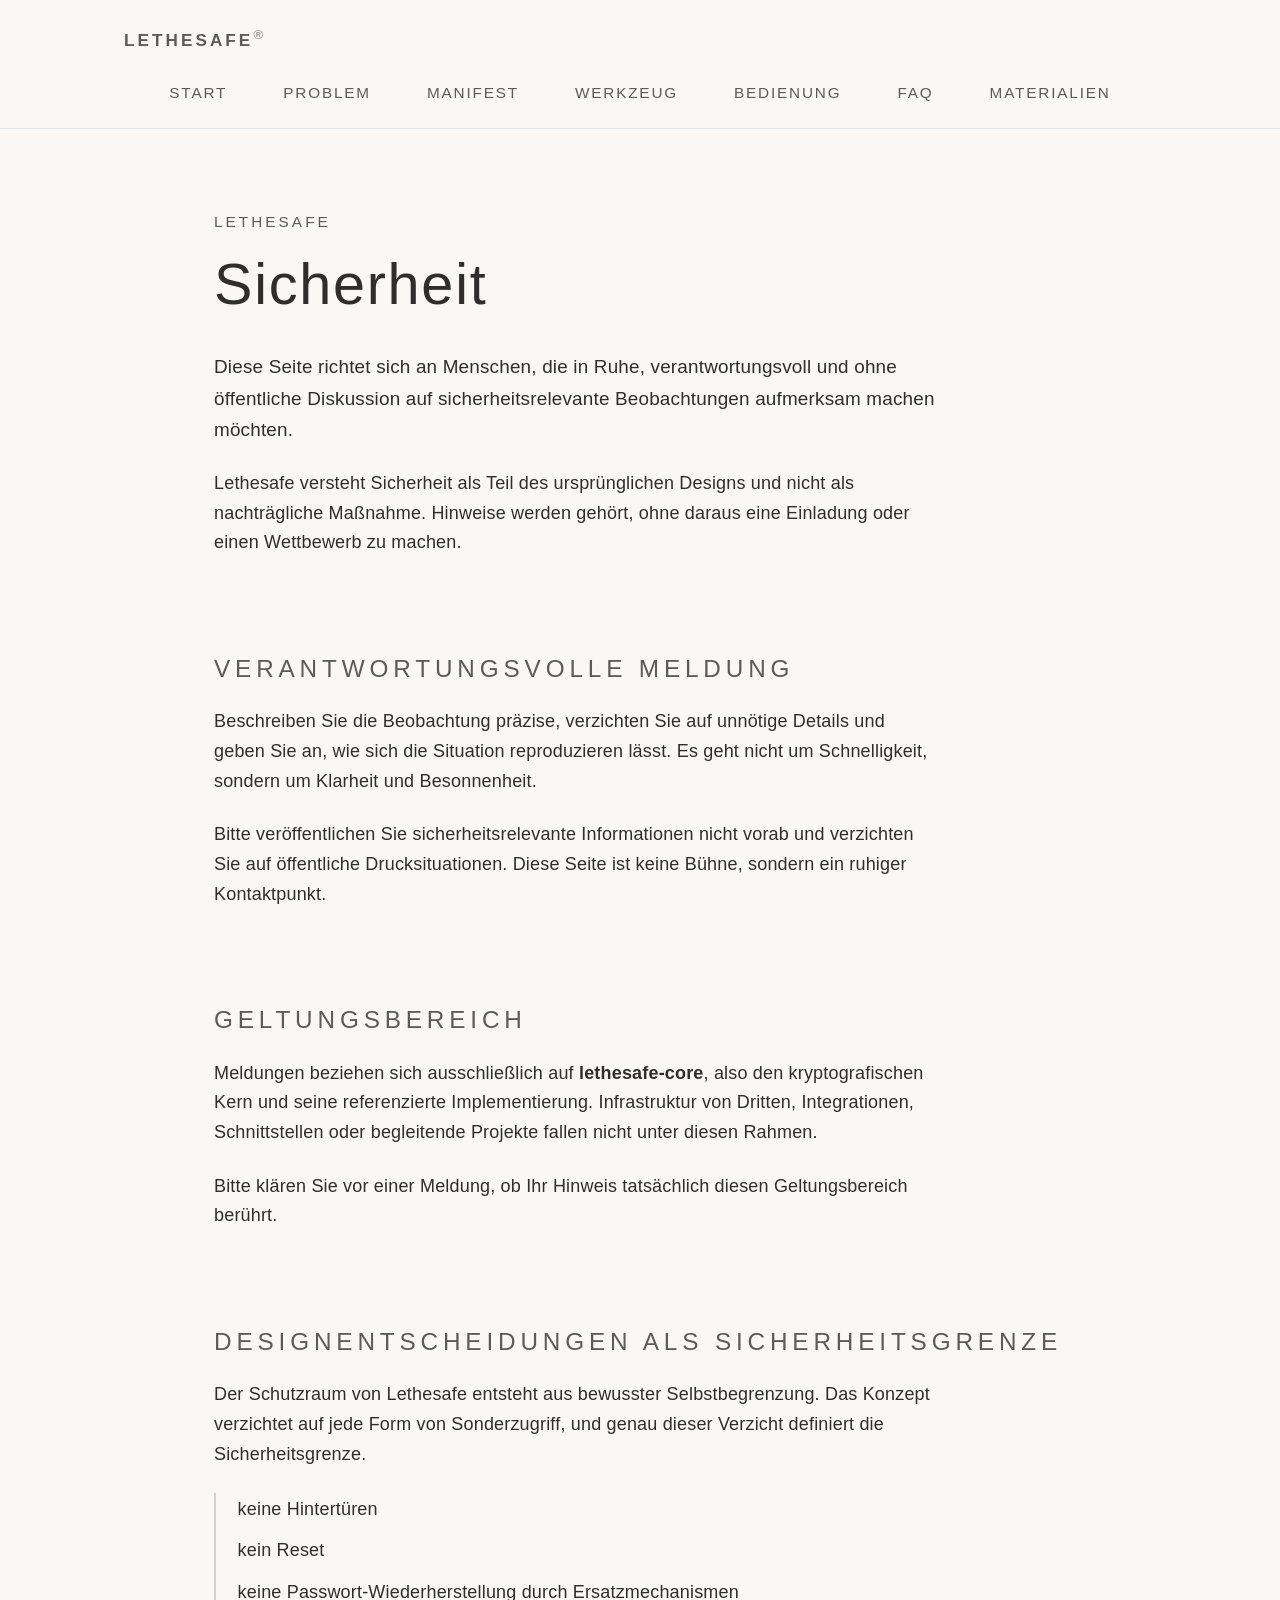
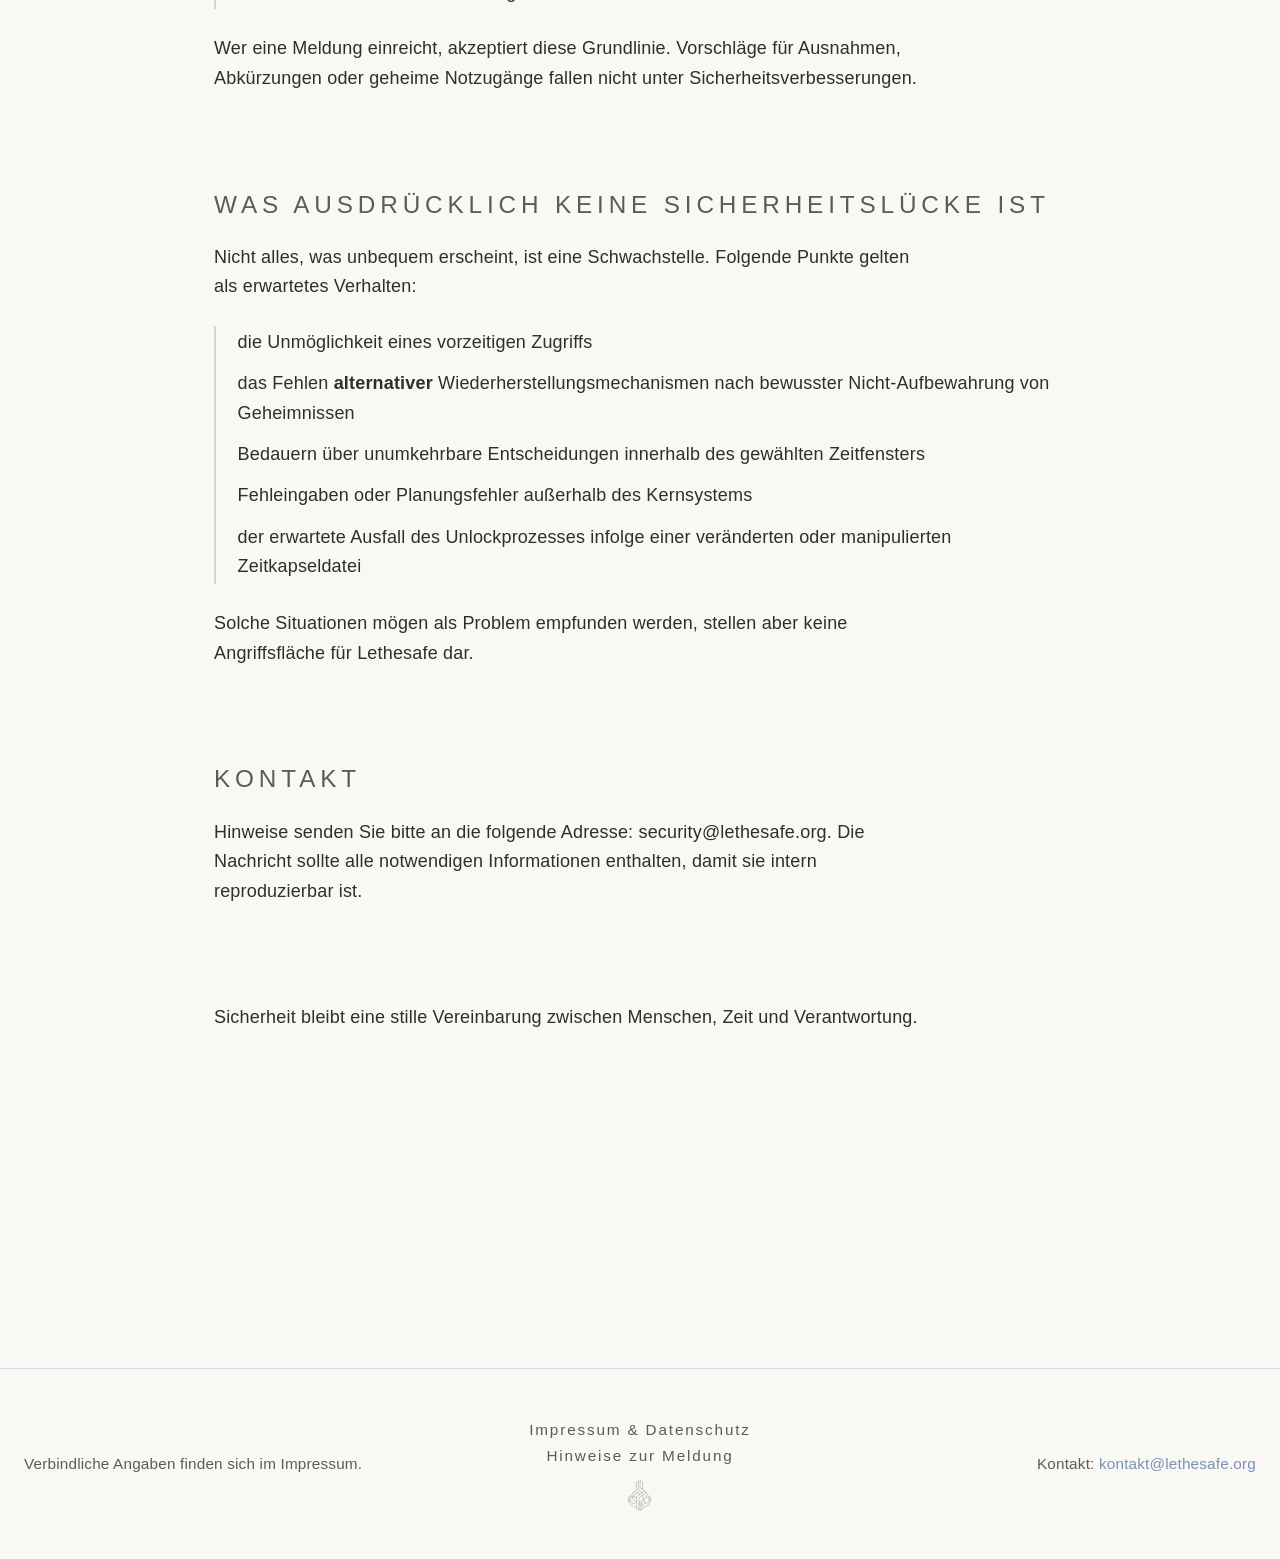
<file: security.html>
<!DOCTYPE html>
<html lang="de">

<head>
  <meta charset="UTF-8" />
  <meta name="viewport" content="width=device-width, initial-scale=1.0" />
  <meta name="robots" content="index, follow" />
  <meta name="description"
    content="Hinweise zur verantwortungsvollen Meldung sicherheitsrelevanter Beobachtungen rund um lethesafe-core." />

  <title>Lethesafe – Sicherheit</title>
  <link rel="icon" href="assets/images/lethesafe-seal-flat.svg" type="image/svg+xml">
  <link rel="canonical" href="https://lethesafe.org/security.html">
  <link rel="alternate" hreflang="de" href="https://lethesafe.org/security.html">
  <link rel="stylesheet" href="style.css" />
</head>

<body>
  <header class="ls-header">
    <div class="ls-header-inner">
      <a class="ls-brand" href="index.html">Lethesafe<sup style="font-size:0.8em; opacity:0.6;">&reg;</sup></a>
      <nav class="ls-nav" aria-label="Hauptnavigation">
        <a href="index.html">Start</a>
        <a href="problem.html">Problem</a>
        <a href="manifest.html">Manifest</a>
        <a href="werkzeug.html">Werkzeug</a>
        <a href="bedienung.html">Bedienung</a>
        <a href="faq.html">FAQ</a>
        <a href="materialien.html">Materialien</a>
      </nav>
    </div>
  </header>

  <main class="ls-longform">
    <section>
      <div class="page-label">Lethesafe</div>
      <h1>Sicherheit</h1>
      <p class="page-lead">
        Diese Seite richtet sich an Menschen, die in Ruhe, verantwortungsvoll und ohne öffentliche Diskussion auf
        sicherheitsrelevante Beobachtungen aufmerksam machen möchten.
      </p>
      <p>
        Lethesafe versteht Sicherheit als Teil des ursprünglichen Designs und nicht als nachträgliche Maßnahme.
        Hinweise werden gehört, ohne daraus eine Einladung oder einen Wettbewerb zu machen.
      </p>
    </section>

    <section>
      <h2>Verantwortungsvolle Meldung</h2>
      <p>
        Beschreiben Sie die Beobachtung präzise, verzichten Sie auf unnötige Details und geben Sie an, wie sich die
        Situation reproduzieren lässt. Es geht nicht um Schnelligkeit, sondern um Klarheit und Besonnenheit.
      </p>
      <p>
        Bitte veröffentlichen Sie sicherheitsrelevante Informationen nicht vorab und verzichten Sie auf öffentliche
        Drucksituationen. Diese Seite ist keine Bühne, sondern ein ruhiger Kontaktpunkt.
      </p>
    </section>

    <section>
      <h2>Geltungsbereich</h2>
      <p>
        Meldungen beziehen sich ausschließlich auf <strong>lethesafe-core</strong>, also den kryptografischen Kern und
        seine referenzierte Implementierung. Infrastruktur von Dritten, Integrationen, Schnittstellen oder begleitende
        Projekte fallen nicht unter diesen Rahmen.
      </p>
      <p>
        Bitte klären Sie vor einer Meldung, ob Ihr Hinweis tatsächlich diesen Geltungsbereich berührt.
      </p>
    </section>

    <section>
      <h2>Designentscheidungen als Sicherheitsgrenze</h2>
      <p>
        Der Schutzraum von Lethesafe entsteht aus bewusster Selbstbegrenzung. Das Konzept verzichtet auf jede Form von
        Sonderzugriff, und genau dieser Verzicht definiert die Sicherheitsgrenze.
      </p>
      <ul class="ls-list framed">
        <li>keine Hintertüren</li>
        <li>kein Reset</li>
        <li>keine Passwort-Wiederherstellung durch Ersatzmechanismen</li>
      </ul>
      <p>
        Wer eine Meldung einreicht, akzeptiert diese Grundlinie. Vorschläge für Ausnahmen, Abkürzungen oder geheime
        Notzugänge fallen nicht unter Sicherheitsverbesserungen.
      </p>
    </section>

    <section>
      <h2>Was ausdrücklich keine Sicherheitslücke ist</h2>
      <p>
        Nicht alles, was unbequem erscheint, ist eine Schwachstelle. Folgende Punkte gelten als erwartetes Verhalten:
      </p>
      <ul class="ls-list framed">
        <li>die Unmöglichkeit eines vorzeitigen Zugriffs</li>
        <li>das Fehlen <b>alternativer</b> Wiederherstellungsmechanismen nach bewusster Nicht-Aufbewahrung von
          Geheimnissen</li>
        <li>Bedauern über unumkehrbare Entscheidungen innerhalb des gewählten Zeitfensters</li>
        <li>Fehleingaben oder Planungsfehler außerhalb des Kernsystems</li>
        <li>der erwartete Ausfall des Unlockprozesses infolge einer veränderten oder manipulierten Zeitkapseldatei </li>
      </ul>
      <p>
        Solche Situationen mögen als Problem empfunden werden, stellen aber keine Angriffsfläche für Lethesafe dar.
      </p>
    </section>

    <section>
      <h2>Kontakt</h2>
      <p>
        Hinweise senden Sie bitte an die folgende Adresse: security@lethesafe.org. Die Nachricht sollte alle
        notwendigen Informationen enthalten, damit sie intern reproduzierbar ist.
      </p>
    </section>

    <section>
      <p>
        Sicherheit bleibt eine stille Vereinbarung zwischen Menschen, Zeit und Verantwortung.
      </p>
    </section>

  </main>


  <footer class="ls-footer">
    <div class="ls-footer-row">
      <span class="ls-footer-note">
        Verbindliche Angaben finden sich im Impressum.
      </span>
      <div class="ls-symbol-footer-wrap">
        <nav class="ls-footer-nav">
          <a href="impressum.html">Impressum &amp; Datenschutz</a><br>
          <a href="security.html">Hinweise zur Meldung</a>
        </nav>
        <img class="ls-symbol-mark ls-symbol-footer" src="assets/images/lethesafe-symbol.svg" alt="" aria-hidden="true"
          loading="lazy" />
      </div>
      <span class="ls-footer-kontakt">
        Kontakt: <a href="mailto:kontakt@lethesafe.org">kontakt@lethesafe.org</a>
      </span>
    </div>
  </footer>

</body>

</html>
</file>
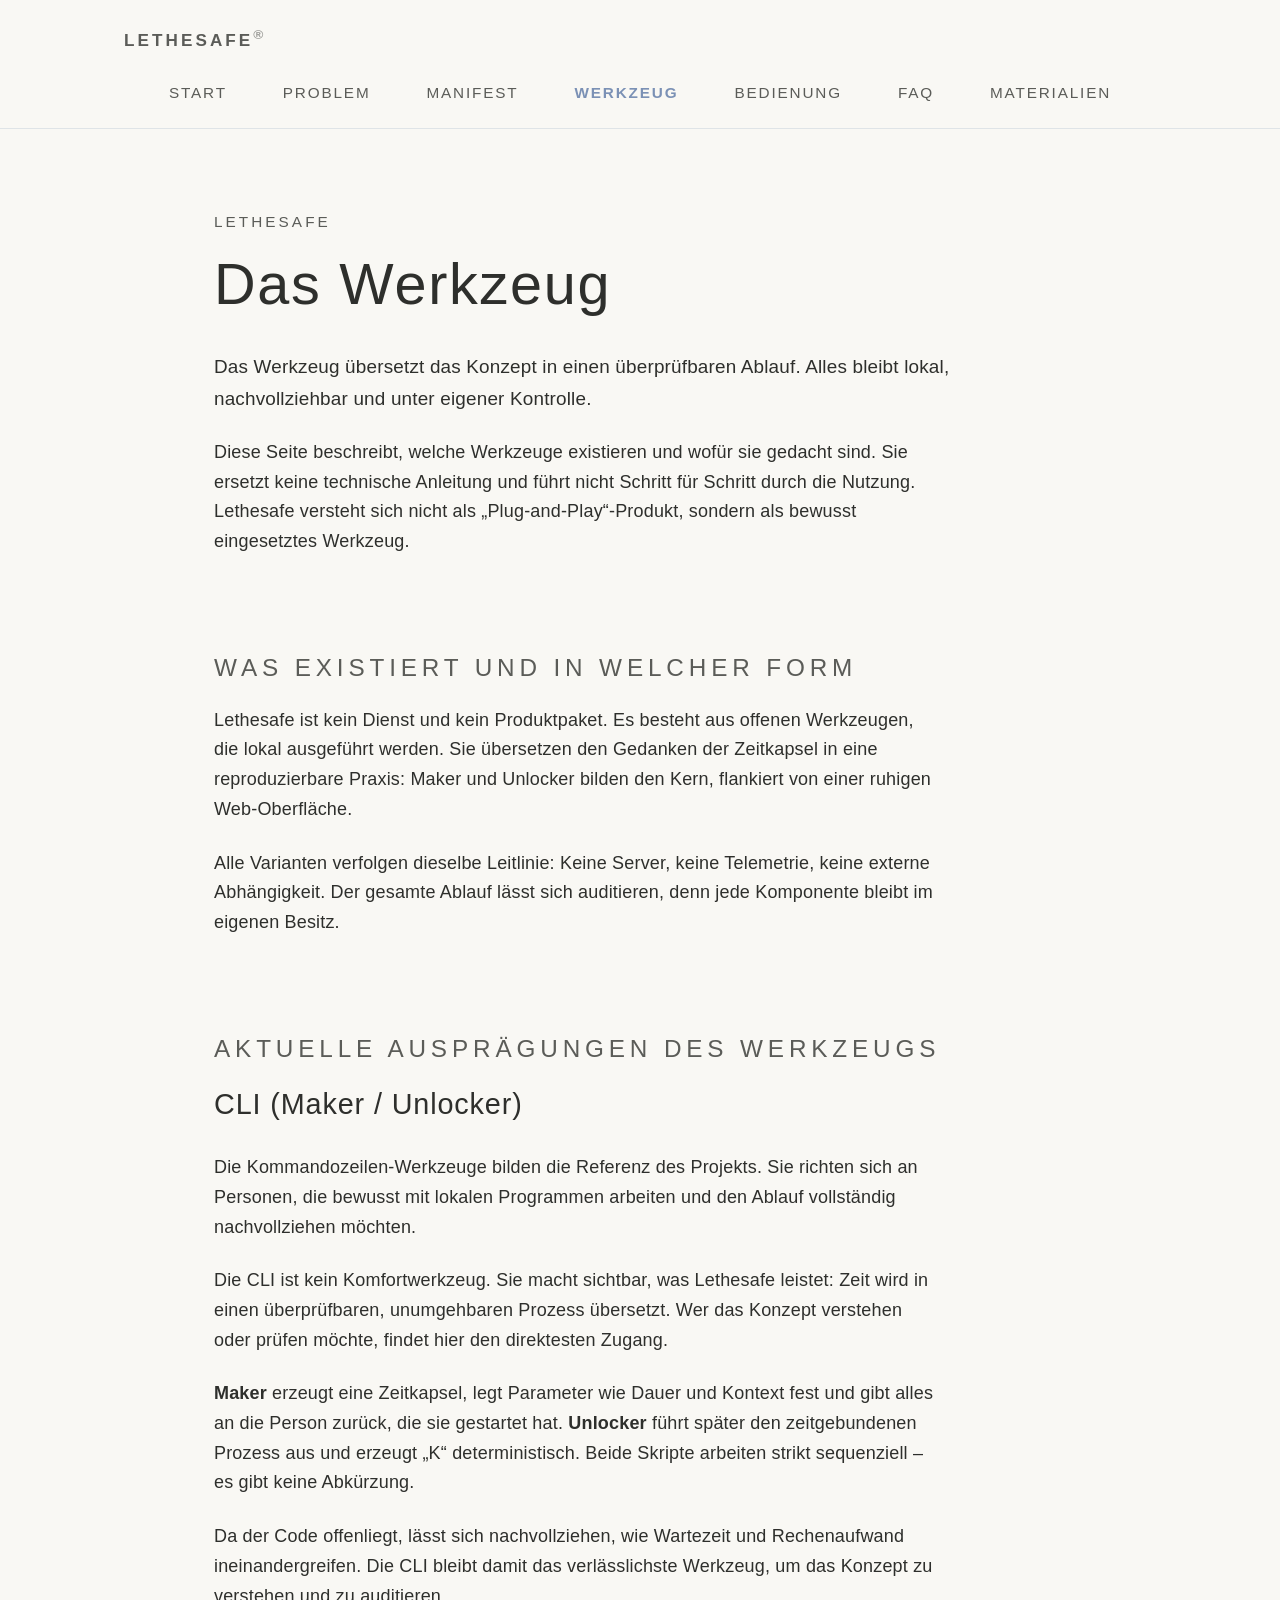
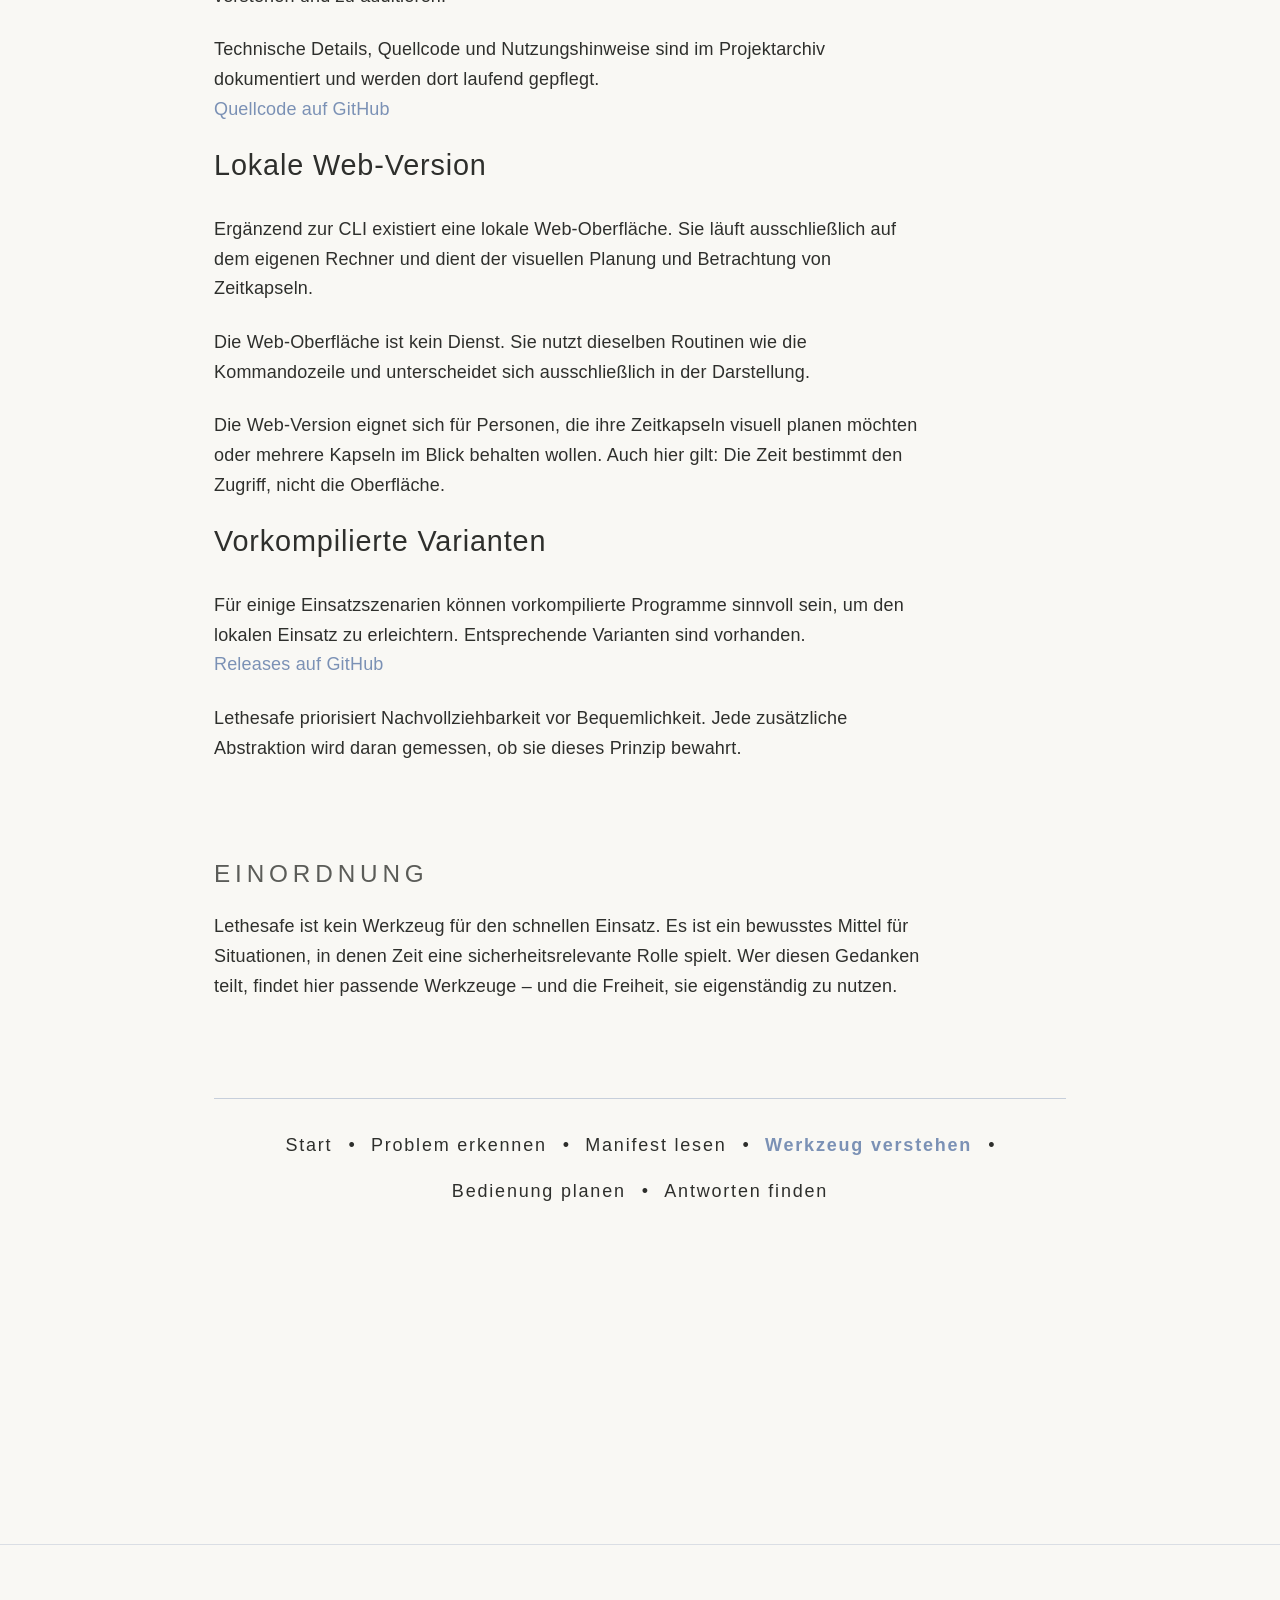
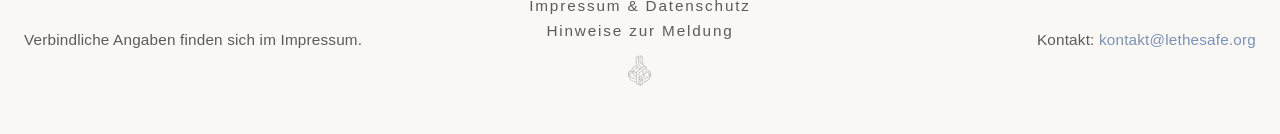
<file: werkzeug.html>
<!DOCTYPE html>
<html lang="de">

<head>
  <meta charset="UTF-8" />
  <meta name="viewport" content="width=device-width, initial-scale=1.0" />
  <meta name="robots" content="index, follow" />
  <meta name="description"
    content="Das Werkzeug von Lethesafe übersetzt das konzeptionelle Modell in einen überprüfbaren, deterministischen Ablauf und beschreibt die grundlegenden Prinzipien der Umsetzung." />

  <title>Lethesafe – Werkzeug</title>
  <link rel="icon" href="assets/images/lethesafe-seal-flat.svg" type="image/svg+xml">
  <link rel="canonical" href="https://lethesafe.org/werkzeug.html">
  <link rel="alternate" hreflang="de" href="https://lethesafe.org/werkzeug.html">
  <link rel="stylesheet" href="style.css" />
</head>

<body>
  <header class="ls-header">
    <div class="ls-header-inner">
      <a class="ls-brand" href="index.html">Lethesafe<sup style="font-size:0.8em; opacity:0.6;">&reg;</sup></a>
      <nav class="ls-nav" aria-label="Hauptnavigation">
        <a href="index.html">Start</a>
        <a href="problem.html">Problem</a>
        <a href="manifest.html">Manifest</a>
        <a href="werkzeug.html" aria-current="page">Werkzeug</a>
        <a href="bedienung.html">Bedienung</a>
        <a href="faq.html">FAQ</a>
        <a href="materialien.html">Materialien</a>
      </nav>
    </div>
  </header>

  <main class="ls-longform">
    <section>
      <div class="page-label">Lethesafe</div>
      <h1>Das Werkzeug</h1>
      <p class="page-lead">
        Das Werkzeug übersetzt das Konzept in einen überprüfbaren Ablauf. Alles bleibt lokal, nachvollziehbar und unter
        eigener Kontrolle.
      </p>
      <p>
        Diese Seite beschreibt, welche Werkzeuge existieren und wofür sie gedacht sind.
        Sie ersetzt keine technische Anleitung und führt nicht Schritt für Schritt durch die Nutzung.
        Lethesafe versteht sich nicht als „Plug-and-Play“-Produkt, sondern als bewusst eingesetztes Werkzeug.
      </p>

    </section>

    <section>
      <h2>Was existiert und in welcher Form</h2>
      <p>
        Lethesafe ist kein Dienst und kein Produktpaket. Es besteht aus offenen Werkzeugen, die lokal ausgeführt werden.
        Sie übersetzen den Gedanken der Zeitkapsel in eine reproduzierbare Praxis: Maker und Unlocker bilden den
        Kern, flankiert von einer ruhigen Web-Oberfläche.
      </p>
      <p>
        Alle Varianten verfolgen dieselbe Leitlinie: Keine Server, keine Telemetrie, keine externe Abhängigkeit. Der
        gesamte Ablauf lässt sich auditieren, denn jede Komponente bleibt im eigenen Besitz.
      </p>
    </section>

    <section>
      <h2>Aktuelle Ausprägungen des Werkzeugs</h2>

      <article>
        <h3>CLI (Maker / Unlocker)</h3>
        <p>
          Die Kommandozeilen-Werkzeuge bilden die Referenz des Projekts.
          Sie richten sich an Personen, die bewusst mit lokalen Programmen arbeiten und den Ablauf vollständig
          nachvollziehen möchten.
        </p>
        <p>
          Die CLI ist kein Komfortwerkzeug. Sie macht sichtbar, was Lethesafe leistet:
          Zeit wird in einen überprüfbaren, unumgehbaren Prozess übersetzt.
          Wer das Konzept verstehen oder prüfen möchte, findet hier den direktesten Zugang.
        </p>
        <p>
          <strong>Maker</strong> erzeugt eine Zeitkapsel, legt Parameter wie Dauer und Kontext fest und gibt alles an
          die Person zurück, die sie gestartet hat. <strong>Unlocker</strong> führt später den zeitgebundenen Prozess
          aus und erzeugt „K“ deterministisch. Beide Skripte arbeiten strikt sequenziell – es gibt keine Abkürzung.
        </p>
        <p>
          Da der Code offenliegt, lässt sich nachvollziehen, wie Wartezeit und Rechenaufwand ineinandergreifen. Die
          CLI bleibt damit das verlässlichste Werkzeug, um das Konzept zu verstehen und zu auditieren.
        </p>
        <p>
          Technische Details, Quellcode und Nutzungshinweise sind im Projektarchiv dokumentiert
          und werden dort laufend gepflegt.<br>
          <a href="https://github.com/ronsteg/lethesafe-core" target="_blank" rel="noopener">Quellcode auf GitHub</a>
        </p>

      </article>

      <article>
        <h3>Lokale Web-Version</h3>
        <p>
          Ergänzend zur CLI existiert eine lokale Web-Oberfläche.
          Sie läuft ausschließlich auf dem eigenen Rechner und dient der visuellen Planung
          und Betrachtung von Zeitkapseln.
        </p>
        <p>
          Die Web-Oberfläche ist kein Dienst.
          Sie nutzt dieselben Routinen wie die Kommandozeile und unterscheidet sich ausschließlich
          in der Darstellung.
        </p>
        <p>
          Die Web-Version eignet sich für Personen, die ihre Zeitkapseln visuell planen möchten oder mehrere Kapseln im
          Blick behalten wollen. Auch hier gilt: Die Zeit bestimmt den Zugriff, nicht die Oberfläche.
        </p>
      </article>

      <article>
        <h3>Vorkompilierte Varianten</h3>
        <p>
          Für einige Einsatzszenarien können vorkompilierte Programme sinnvoll sein,
          um den lokalen Einsatz zu erleichtern. Entsprechende Varianten sind vorhanden.<br>
          <a href="https://github.com/ronsteg/lethesafe-core/releases" target="_blank" rel="noopener">
            Releases auf GitHub
          </a>
        </p>
        <p>
          Lethesafe priorisiert Nachvollziehbarkeit vor Bequemlichkeit.
          Jede zusätzliche Abstraktion wird daran gemessen, ob sie dieses Prinzip bewahrt.
        </p>

      </article>
    </section>

    <section>
      <h2>Einordnung</h2>
      <p>
        Lethesafe ist kein Werkzeug für den schnellen Einsatz.
        Es ist ein bewusstes Mittel für Situationen, in denen Zeit eine sicherheitsrelevante Rolle spielt.
        Wer diesen Gedanken teilt, findet hier passende Werkzeuge – und die Freiheit, sie eigenständig zu nutzen.
      </p>
    </section>

    <section>
      <div class="cta">
        <a href="index.html">Start</a> &bull;
        <a href="problem.html">Problem erkennen</a> &bull;
        <a href="manifest.html">Manifest lesen</a> &bull;
        <a href="werkzeug.html" aria-current="page">Werkzeug verstehen</a> &bull;
        <a href="bedienung.html">Bedienung planen</a> &bull;
        <a href="faq.html">Antworten finden</a>
      </div>
    </section>

  </main>

  <footer class="ls-footer">
    <div class="ls-footer-row">
      <span class="ls-footer-note">
        Verbindliche Angaben finden sich im Impressum.
      </span>
      <div class="ls-symbol-footer-wrap">
        <nav class="ls-footer-nav">
          <a href="impressum.html">Impressum &amp; Datenschutz</a><br>
          <a href="security.html">Hinweise zur Meldung</a>
        </nav>
        <img class="ls-symbol-mark ls-symbol-footer" src="assets/images/lethesafe-symbol.svg" alt="" aria-hidden="true"
          loading="lazy" />
      </div>
      <span class="ls-footer-kontakt">
        Kontakt: <a href="mailto:kontakt@lethesafe.org">kontakt@lethesafe.org</a>
      </span>
    </div>
  </footer>

</body>

</html>
</file>
<file: style.css>
:root {
  color-scheme: only light;
  font-size: 18px;
  --bg: #f9f8f4;
  --text: #2e2f2c;
  --muted: #5b5c58;
  --accent: #7b91b5;
}

*,
*::before,
*::after {
  box-sizing: border-box;
}

body {
  margin: 0;
  font-family: "Inter", "Helvetica Neue", Arial, sans-serif;
  background: var(--bg);
  color: var(--text);
  line-height: 1.65;
  letter-spacing: 0.01em;
}

a {
  color: var(--accent);
  text-decoration: none;
  border-bottom: 1px solid transparent;
  transition: border-color 0.2s ease, color 0.2s ease;
}

a:hover,
a:focus-visible {
  border-bottom-color: var(--accent);
}

.ls-header {
  border-bottom: 1px solid rgba(123, 145, 181, 0.2);
  background: var(--bg);
}

.ls-header-inner {
  max-width: 1080px;
  margin: 0 auto;
  padding: 24px 24px 16px;
  display: flex;
  flex-wrap: wrap;
  align-items: center;
  justify-content: space-between;
  gap: 24px;
}

.ls-brand {
  font-weight: 600;
  letter-spacing: 0.18em;
  text-transform: uppercase;
  color: var(--muted);
  font-size: 0.95rem;
  flex: 0 0 auto;
}

.ls-brand sup {
  font-size: 0.6em;
}

.ls-nav {
  display: flex;
  flex: 1 1 auto;
  justify-content: center;
  flex-wrap: wrap;
  gap: 56px;
  letter-spacing: 0.12em;
  font-size: 0.85rem;
  text-transform: uppercase;
}

.ls-nav a {
  color: var(--muted);
  padding-bottom: 6px;
}

.ls-nav a:hover,
.ls-nav a:focus-visible {
  color: var(--text);
}

main {
  max-width: 960px;
  margin: 0 auto;
  padding: 80px 24px 120px;
}

section {
  margin-bottom: 96px;
}

h1,
h2,
h3 {
  font-weight: 500;
  line-height: 1.2;
  margin: 0 0 32px;
  letter-spacing: 0.03em;
}

h1 {
  font-size: clamp(2.4rem, 4.5vw, 3.8rem);
}

h2 {
  font-size: 1.35rem;
  color: var(--muted);
  text-transform: uppercase;
  letter-spacing: 0.2em;
  margin-bottom: 24px;
}

h3 {
  font-size: 1.6rem;
}

p {
  margin: 0 0 24px;
  max-width: 72ch;
}

ul {
  list-style: none;
  padding: 0;
  margin: 0;
  display: grid;
  gap: 8px;
}

ul li {
  padding-left: 0;
}

.hero {
  text-align: center;
  padding-top: 40px;
}

.hero p {
  margin-left: auto;
  margin-right: auto;
}

.hero .subline {
  font-size: 1.2rem;
  color: var(--muted);
}

.hero .note {
  font-size: 1rem;
  color: var(--muted);
  letter-spacing: 0.08em;
  text-transform: uppercase;
}

.timeline {
  display: flex;
  align-items: center;
  justify-content: space-between;
  gap: 48px;
  margin: 64px auto 8px;
  color: var(--muted);
  font-size: 1rem;
  max-width: 860px;
}

.timeline-explainer {
 margin-top: 42px;
}

.timeline .line {
  flex: 1 1 100%;
  height: 1px;
  background: var(--accent);
}

.timeline-label {
  text-align: center;
  color: var(--muted);
  font-size: 0.9rem;
  letter-spacing: 0.3em;
}

.timeline-marker {
  font-size: 2rem;
  line-height: 1;
  filter: drop-shadow(0 0 4px rgba(255, 221, 85, 0.3));
}

.list-inline {
  grid-template-columns: repeat(auto-fit, minmax(160px, 1fr));
  gap: 16px;
  text-transform: uppercase;
  letter-spacing: 0.15em;
  font-size: 0.85rem;
  color: var(--muted);
}

.section-title {
  font-size: 1rem;
  font-weight: 600;
  letter-spacing: 0.25em;
  color: var(--muted);
  margin-bottom: 20px;
  text-transform: uppercase;
}

.manifest-figure {
  margin-top: 96px;
  margin-bottom: 96px;
  margin-left: auto;
  margin-right: auto;
  max-width: 620px;
}

.manifest-figure img {
  display: block;
  width: 100%;
  height: auto;
}

.manifest-figure.manifest-isolated {
  width: 100%;
  display: flex;
  justify-content: center;
}

.manifest-figure.manifest-isolated img {
  max-width: 620px;
  width: 100%;
  height: auto;
}

p.manifest-break {
  margin-bottom: 4rem !important;
}

.problem-text,
.page-lead {
  font-size: 1.05rem;
}

.perspective {
  text-align: center;
}

.perspective .core {
  font-size: 1.5rem;
  line-height: 1.5;
  margin-bottom: 40px;
}

.comparison {
  display: grid;
  grid-template-columns: repeat(auto-fit, minmax(260px, 1fr));
  gap: 24px;
  border-top: 1px solid rgba(123, 145, 181, 0.4);
  border-bottom: 1px solid rgba(123, 145, 181, 0.4);
  padding: 32px 0;
}

.comparison div {
  padding: 8px 0;
}

.comparison strong {
  text-transform: uppercase;
  letter-spacing: 0.2em;
  font-size: 0.85rem;
  color: var(--muted);
}

.comparison p {
  margin-top: 12px;
}

.flow {
  display: grid;
  justify-items: center;
  gap: 12px;
  font-size: 1.05rem;
}

.flow span {
  text-align: center;
}

.flow .focus {
  color: var(--accent);
  font-weight: 600;
  letter-spacing: 0.15em;
}

.highlight {
  font-weight: 600;
  font-size: 1.3rem;
  margin-top: 40px;
  color: var(--text);
  text-align: center;
}

.k-info ul {
  gap: 12px;
}

.merksatz {
  font-size: 1.2rem;
  text-align: center;
  color: var(--accent);
  letter-spacing: 0.08em;
  margin-top: 32px;
}

.status-grid {
  display: grid;
  grid-template-columns: repeat(auto-fit, minmax(200px, 1fr));
  gap: 16px;
}

.status-item {
  border-top: 1px solid rgba(123, 145, 181, 0.5);
  padding-top: 12px;
  font-size: 0.95rem;
}

.cta {
  border-top: 1px solid rgba(123, 145, 181, 0.4);
  padding-top: 32px;
  display: flex;
  flex-wrap: wrap;
  gap: 16px;
  justify-content: center;
}

.cta a {
  color: var(--text);
  letter-spacing: 0.1em;
}

.materials-links {
  display: grid;
  gap: 12px;
  margin-top: 24px;
  margin-bottom: 40px;
}

.materials-links a {
  color: var(--accent);
  letter-spacing: 0.04em;
}

.ls-placeholder {
  max-width: 64ch;
  font-size: 1.05rem;
}

.page-label {
  font-size: 0.85rem;
  letter-spacing: 0.2em;
  text-transform: uppercase;
  color: var(--muted);
  margin-bottom: 16px;
}

.ls-longform {
  max-width: 900px;
}

.konzept-timeline {
  display: flex;
  flex-direction: column;
  align-items: center;
  gap: 12px;
  margin: 48px auto 32px;
}

.konzept-timeline svg {
  width: 100%;
  max-width: 700px;
  height: 24px;
}

.konzept-timeline span {
  letter-spacing: 0.08em;
  color: var(--muted);
  font-size: 0.95rem;
}

.konzept-section h2 {
  color: var(--text);
  letter-spacing: 0.08em;
}

.konzept-section .section-number {
  font-size: 0.75rem;
  letter-spacing: 0.35em;
  color: var(--muted);
  text-transform: uppercase;
  display: block;
  margin-bottom: 12px;
}

.konzept-section p {
  max-width: 78ch;
}

a[aria-current="page"] {
  font-weight: bold;
  color: #7b91b5;
}

.ls-footer {
  margin-top: 120px;
  padding: 48px 24px;
  border-top: 1px solid rgba(123, 145, 181, 0.25);
  color: var(--muted);
  font-size: 0.85rem;
}

.ls-symbol-mark {
  display: block;
  height: auto;
  line-height: 0;
  fill: currentColor;
}

.ls-symbol-footer-wrap {
  display: flex;
  flex-direction: column;
  align-items: center;
  justify-self: center;
  gap: 12px;
  text-align: center;
}

.ls-symbol-footer {
  width: 23px;
  opacity: 0.6;
}

.ls-symbol-divider {
  width: 36px;
  display: block;
  margin: 72px auto;
  opacity: 0.6;
}

.ls-footer-nav {
  justify-self: center;
  letter-spacing: 0.12em;
}

.ls-footer-nav a {
  color: var(--muted);
}

.ls-footer-meta {
  opacity: 0.7;
}

.ls-footer-note {
  justify-self: start;
  margin: 0;
}

.ls-footer-bottom {
  display: flex;
  justify-content: space-between;
  align-items: center;
  width: 100%;
}

.ls-footer-row {
  display: grid;
  grid-template-columns: 1fr auto 1fr;
  align-items: center;
  width: 100%;
}

.ls-footer-kontakt {
  justify-self: end;
}


.back-link {
  display: inline-flex;
  align-items: center;
  gap: 8px;
  font-size: 0.9rem;
  letter-spacing: 0.1em;
  margin-bottom: 32px;
}

.back-link::before {
  content: "←";
}

.ls-list {
  list-style: none;
  padding-left: 0;
  margin: 1.2rem 0 1.4rem 0;
}

.ls-list li {
  margin: 0.1rem 0;
}

.ls-faq summary::after {
  content: " (Antwort anzeigen)";
  font-weight: normal;
  font-size: 0.9em;
  opacity: 0.5;
  display: block;
  margin-bottom: 0.8rem;
}

.ls-faq[open] summary::after {
  content: "";
  margin-bottom: 1rem;
}

.ls-faq-block-label {
  margin: 2.5rem 0 1rem;
  letter-spacing: 0.08em;
  text-transform: uppercase;
  opacity: 0.5;
}

/* visuelle Klammer */
.ls-list.framed {
  border-left: 2px solid rgba(0, 0, 0, 0.15);
  padding-left: 1.2rem;
  color: var(--text);
}

.core {
  color: var(--text);
  letter-spacing: 0.28em;
  text-align: center;
}

@media (max-width: 940px) {
  .ls-header-inner {
    padding: 20px;
  }

  main {
    padding: 60px 20px 80px;
  }

  section {
    margin-bottom: 72px;
  }

  .ls-nav {
    gap: 12px;
    font-size: 0.8rem;
  }
}

@media (max-width: 640px) {
  .ls-footer-row {
    grid-template-columns: 1fr;
    grid-template-rows: auto;
    row-gap: 16px;
    text-align: center;
  }

  .ls-footer-note,
  .ls-footer-nav,
  .ls-footer-kontakt,
  .ls-symbol-footer-wrap {
    justify-self: center;
  }

  .ls-footer {
    padding-top: 48px;
  }
}
</file>
